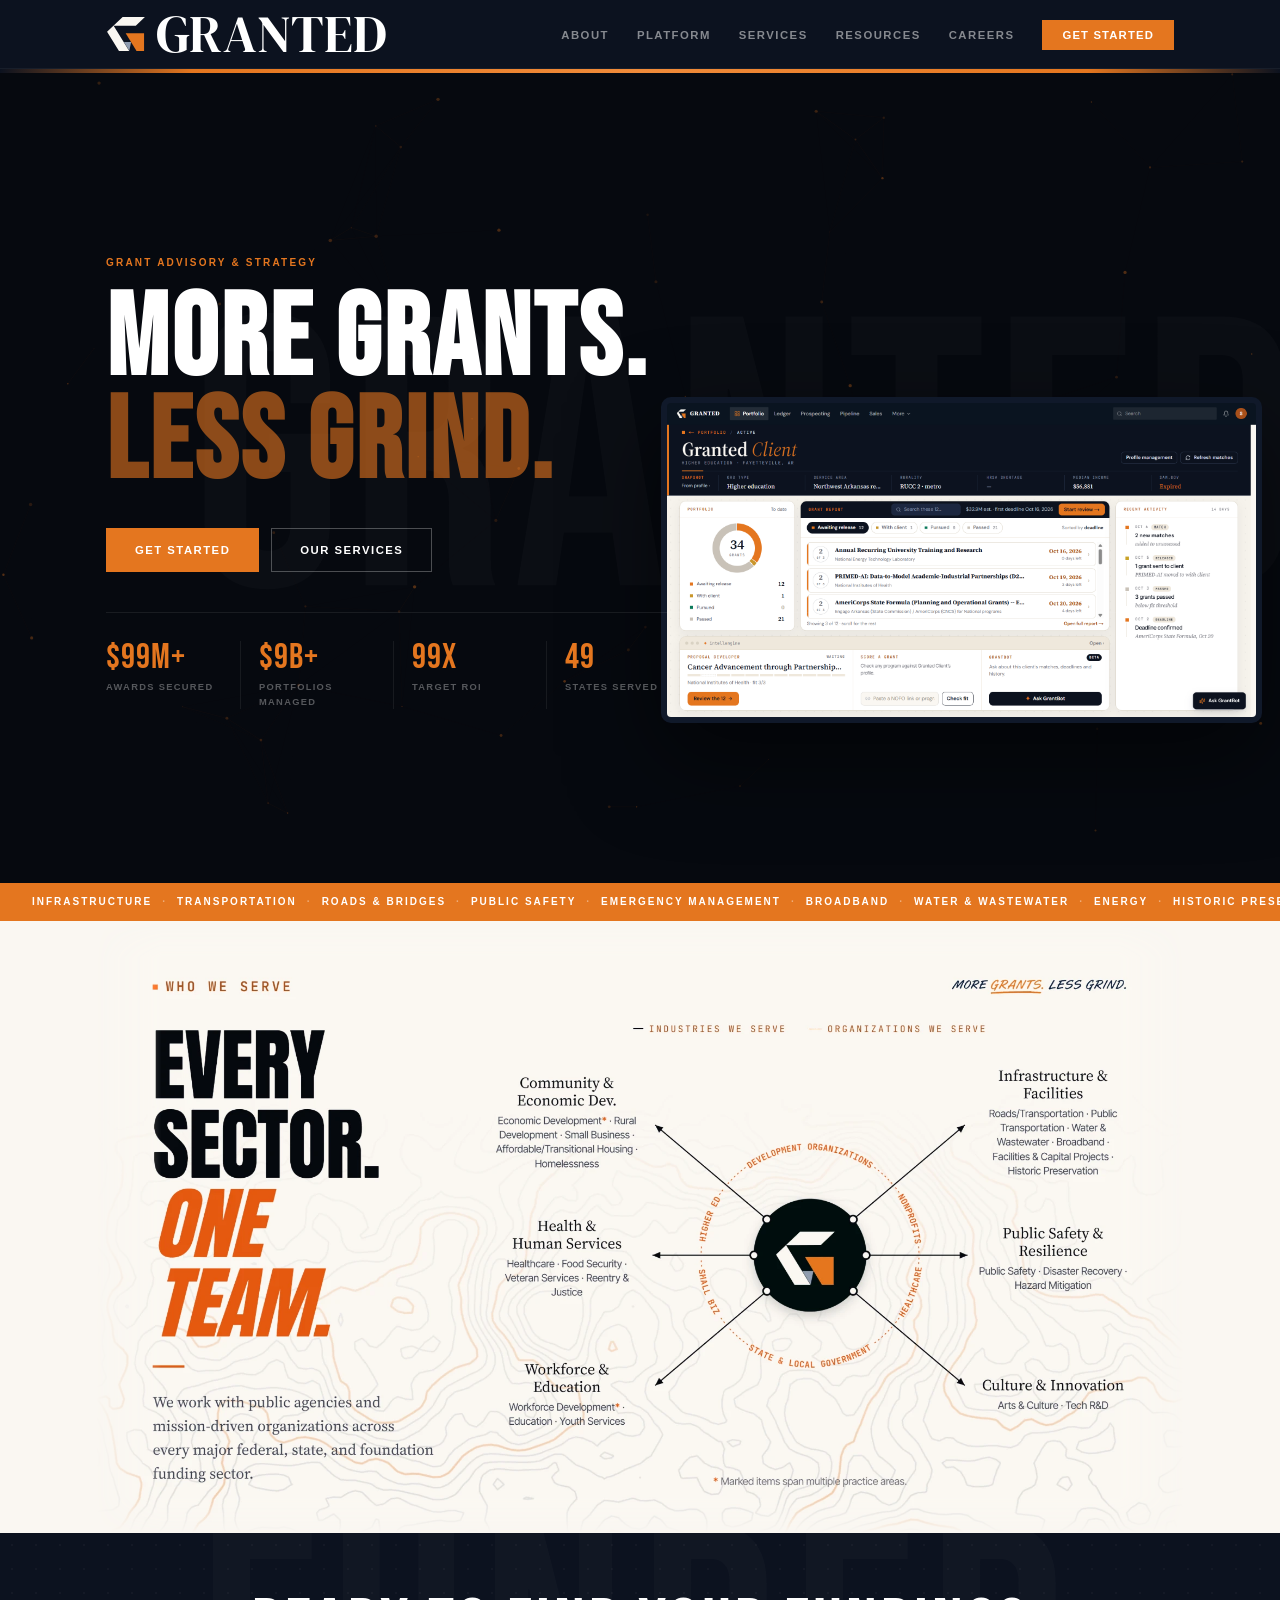
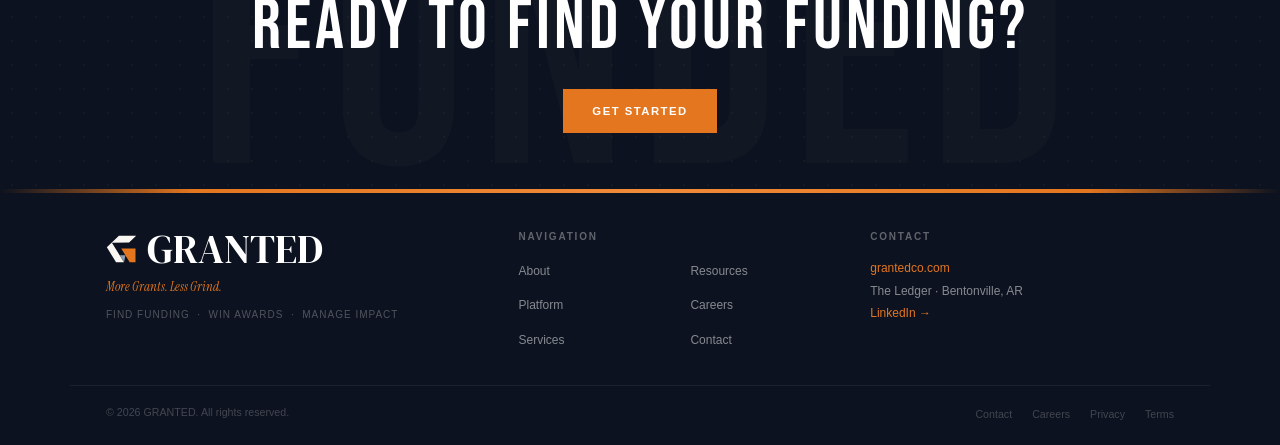
<file: index.html>
<!DOCTYPE html>
<html lang="en">
<head>
<meta charset="UTF-8">
<meta name="viewport" content="width=device-width, initial-scale=1.0">
<title>GRANTED — More Grants. Less Grind.</title>
<meta name="description" content="GRANTED is a full-spectrum grant solutions firm helping nonprofits, local governments, and institutions find, win, and manage grant funding. Over $100M secured.">
<link rel="stylesheet" href="style.css">
<link rel="icon" href="favicon.svg" type="image/svg+xml">
<link rel="icon" href="favicon-32.png" sizes="32x32" type="image/png">
<link rel="apple-touch-icon" href="apple-touch-icon.png">
<style>
/* HOME-SPECIFIC */

/* About pillars on light background */
.about-pillars {
  display: grid;
  grid-template-columns: repeat(3, 1fr);
  gap: 0;
  margin-top: 1.75rem;
  border-top: 1px solid var(--border);
  padding-top: 1.375rem;
}
.about-pillar { padding-right: 1.125rem; border-right: 1px solid var(--border); margin-right: 1.125rem; }
.about-pillar:last-child { border-right: none; margin-right: 0; padding-right: 0; }
.about-pillar-title {
  font-size: 7.5pt;
  font-weight: 800;
  color: var(--orange);
  text-transform: uppercase;
  letter-spacing: 0.12em;
  margin-bottom: 0.3125rem;
}
.about-pillar-desc { font-size: 8.5pt; color: var(--ink-2); line-height: 1.65; }

/* Serve grid uses serve-card-light */
.serve-card-light-grid {
  display: grid;
  grid-template-columns: repeat(3, 1fr);
  gap: 1.25rem;
  margin-top: 2rem;
}

@media (max-width: 900px) {
  .serve-card-light-grid { grid-template-columns: 1fr 1fr; gap: 0.875rem; }
}
@media (max-width: 560px) {
  .about-pillars { grid-template-columns: 1fr; }
  .about-pillar {
    border-right: none; margin-right: 0; padding-right: 0;
    border-bottom: 1px solid var(--border);
    padding-bottom: 0.875rem; margin-bottom: 0.875rem;
  }
  .about-pillar:last-child { border-bottom: none; padding-bottom: 0; margin-bottom: 0; }
  .serve-card-light-grid { grid-template-columns: 1fr; }
}

/* HERO DEVICE — dashboard on a screen, lower-right of the hero */
.hero-device {
  position: absolute;
  right: 1.4%;
  top: 40%;
  width: min(47%, calc(1.1 * (100vh - 5.625rem) - 1.5rem));
  max-width: 56.25rem;
  z-index: 1;
  pointer-events: none;
  border-radius: 0.625rem;
  overflow: hidden;
  border: 0.375rem solid #10192a;
  background: #10192a;
  box-shadow: 0 2.125rem 5.625rem rgba(0,0,0,.55);
}
.hero-device img { width: 100%; display: block; }
@media (max-width: 1080px) { .hero-device { display: none; } }

/* Home: no contour anywhere (CTA band + footer stay clean navy) */
.cta-band, .site-footer { background-image: none; }
</style>
</head>
<body>

<!-- NAV -->
<nav class="site-nav">
  <div class="nav-inner">
    <a href="index.html" class="nav-logo">
      <img class="g-mark" src="granted-mark-dark.svg" alt="GRANTED">
      <span class="nav-wordmark">GRANTED</span>
    </a>
    <button class="nav-toggle" aria-label="Toggle menu">
      <span></span><span></span><span></span>
    </button>
    <ul class="nav-links">
      <li><a href="about.html">About</a></li>
      <li><a href="platform.html">Platform</a></li>
      <li><a href="services.html">Services</a></li>
      <li><a href="resources.html">Resources</a></li>
      <li><a href="careers.html">Careers</a></li>
      <li><a href="recommend.html" class="nav-cta">Get Started</a></li>
    </ul>
  </div>
</nav>

<div class="stripe"></div>

<!-- HERO — Bold + Motion -->
<section class="hero-bm">
  <canvas class="hero-bm-canvas" id="hero-canvas"></canvas>
  <div class="hero-bm-ghost" aria-hidden="true">GRANTED</div>
  <div class="hero-bm-inner">
    <div class="hero-bm-eyebrow">Grant Advisory &amp; Strategy</div>
    <h1 class="hero-bm-headline">
      <span class="hero-bm-l1"><span class="bm-w bm-w1">More</span>&nbsp;<span class="bm-w bm-w2">Grants.</span></span>
      <span class="hero-bm-l2"><span class="bm-w bm-w3">Less</span>&nbsp;<span class="bm-w bm-w4">Grind.</span></span>
    </h1>
    <div class="hero-bm-actions bm-fade bm-f2">
      <a href="recommend.html" class="btn btn-orange">Get Started</a>
      <a href="services.html" class="btn btn-outline">Our Services</a>
    </div>
    <div class="hero-bm-stats bm-fade bm-f3">
      <div class="hero-bm-stat">
        <div class="hero-bm-stat-num" data-count="100" data-prefix="$" data-suffix="M+">$100M+</div>
        <div class="hero-bm-stat-lbl">Awards Secured</div>
      </div>
      <div class="hero-bm-stat">
        <div class="hero-bm-stat-num" data-count="10" data-prefix="$" data-suffix="B+">$10B+</div>
        <div class="hero-bm-stat-lbl">Portfolios Managed</div>
      </div>
      <div class="hero-bm-stat">
        <div class="hero-bm-stat-num" data-count="100" data-suffix="x">100x</div>
        <div class="hero-bm-stat-lbl">Target ROI</div>
      </div>
      <div class="hero-bm-stat">
        <div class="hero-bm-stat-num" data-count="50">50</div>
        <div class="hero-bm-stat-lbl">States Served</div>
      </div>
    </div>
  </div>
  <div class="hero-device" aria-hidden="true"><img src="dashboard.png" alt=""></div>
</section>

<!-- MARQUEE TICKER -->
<div class="marquee-strip" aria-hidden="true">
  <div class="marquee-track">
    <div class="marquee-item">Infrastructure <span class="marquee-dot">·</span> Transportation <span class="marquee-dot">·</span> Roads &amp; Bridges <span class="marquee-dot">·</span> Public Safety <span class="marquee-dot">·</span> Emergency Management <span class="marquee-dot">·</span> Broadband <span class="marquee-dot">·</span> Water &amp; Wastewater <span class="marquee-dot">·</span> Energy <span class="marquee-dot">·</span> Historic Preservation <span class="marquee-dot">·</span> Facilities &amp; Capital Projects <span class="marquee-dot">·</span> Workforce Development <span class="marquee-dot">·</span> Economic Development <span class="marquee-dot">·</span> Small Business <span class="marquee-dot">·</span> Rural Development <span class="marquee-dot">·</span> Community Development <span class="marquee-dot">·</span> Housing <span class="marquee-dot">·</span> Affordable Housing <span class="marquee-dot">·</span> Transitional Housing <span class="marquee-dot">·</span> Homelessness Prevention <span class="marquee-dot">·</span> Behavioral Health <span class="marquee-dot">·</span> Substance Use Recovery <span class="marquee-dot">·</span> Mental Health <span class="marquee-dot">·</span> Primary Care <span class="marquee-dot">·</span> Telehealth <span class="marquee-dot">·</span> Food Security <span class="marquee-dot">·</span> Nutrition Access <span class="marquee-dot">·</span> Arts &amp; Culture <span class="marquee-dot">·</span> Creative Economy <span class="marquee-dot">·</span> Education <span class="marquee-dot">·</span> Early Childhood <span class="marquee-dot">·</span> Youth Services <span class="marquee-dot">·</span> Victim Services <span class="marquee-dot">·</span> Reentry &amp; Justice <span class="marquee-dot">·</span> Veteran Services <span class="marquee-dot">·</span> Disability Services <span class="marquee-dot">·</span> Environmental Justice <span class="marquee-dot">·</span> Disaster Recovery <span class="marquee-dot">·</span> Hazard Mitigation <span class="marquee-dot">·</span> Technology &amp; Innovation <span class="marquee-dot">·</span> AI &amp; Workforce <span class="marquee-dot">·</span> STEM <span class="marquee-dot">·</span> Research &amp; Evaluation <span class="marquee-dot">·</span></div>
    <div class="marquee-item" aria-hidden="true">Infrastructure <span class="marquee-dot">·</span> Transportation <span class="marquee-dot">·</span> Roads &amp; Bridges <span class="marquee-dot">·</span> Public Safety <span class="marquee-dot">·</span> Emergency Management <span class="marquee-dot">·</span> Broadband <span class="marquee-dot">·</span> Water &amp; Wastewater <span class="marquee-dot">·</span> Energy <span class="marquee-dot">·</span> Historic Preservation <span class="marquee-dot">·</span> Facilities &amp; Capital Projects <span class="marquee-dot">·</span> Workforce Development <span class="marquee-dot">·</span> Economic Development <span class="marquee-dot">·</span> Small Business <span class="marquee-dot">·</span> Rural Development <span class="marquee-dot">·</span> Community Development <span class="marquee-dot">·</span> Housing <span class="marquee-dot">·</span> Affordable Housing <span class="marquee-dot">·</span> Transitional Housing <span class="marquee-dot">·</span> Homelessness Prevention <span class="marquee-dot">·</span> Behavioral Health <span class="marquee-dot">·</span> Substance Use Recovery <span class="marquee-dot">·</span> Mental Health <span class="marquee-dot">·</span> Primary Care <span class="marquee-dot">·</span> Telehealth <span class="marquee-dot">·</span> Food Security <span class="marquee-dot">·</span> Nutrition Access <span class="marquee-dot">·</span> Arts &amp; Culture <span class="marquee-dot">·</span> Creative Economy <span class="marquee-dot">·</span> Education <span class="marquee-dot">·</span> Early Childhood <span class="marquee-dot">·</span> Youth Services <span class="marquee-dot">·</span> Victim Services <span class="marquee-dot">·</span> Reentry &amp; Justice <span class="marquee-dot">·</span> Veteran Services <span class="marquee-dot">·</span> Disability Services <span class="marquee-dot">·</span> Environmental Justice <span class="marquee-dot">·</span> Disaster Recovery <span class="marquee-dot">·</span> Hazard Mitigation <span class="marquee-dot">·</span> Technology &amp; Innovation <span class="marquee-dot">·</span> AI &amp; Workforce <span class="marquee-dot">·</span> STEM <span class="marquee-dot">·</span> Research &amp; Evaluation <span class="marquee-dot">·</span></div>
  </div>
</div>

<!-- WHO WE SERVE — full-width graphic -->
<section class="cream-bg sectors-graphic">
  <img src="sectors.webp" width="2000" height="1125" alt="Every sector, one team. GRANTED serves community and economic development, health and human services, workforce and education, infrastructure and facilities, public safety and resilience, and culture and innovation, for higher education, small business, state and local government, healthcare, and nonprofit organizations." loading="lazy">
  <div class="sectors-text">
    <h2 class="sectors-text-h"><span>Every Sector.</span> One Team.</h2>
    <p class="sectors-text-lede">We work with public agencies and mission-driven organizations across every major federal, state, and foundation funding sector.</p>
    <ul class="sectors-text-list">
      <li><strong>Community &amp; Economic Dev.</strong>Economic Development &middot; Rural Development &middot; Small Business &middot; Affordable/Transitional Housing &middot; Homelessness</li>
      <li><strong>Health &amp; Human Services</strong>Healthcare &middot; Food Security &middot; Veteran Services &middot; Reentry &amp; Justice</li>
      <li><strong>Workforce &amp; Education</strong>Workforce Development &middot; Education &middot; Youth Services</li>
      <li><strong>Infrastructure &amp; Facilities</strong>Roads/Transportation &middot; Public Transportation &middot; Water &amp; Wastewater &middot; Broadband &middot; Facilities &amp; Capital Projects &middot; Historic Preservation</li>
      <li><strong>Public Safety &amp; Resilience</strong>Public Safety &middot; Disaster Recovery &middot; Hazard Mitigation</li>
      <li><strong>Culture &amp; Innovation</strong>Arts &amp; Culture &middot; Tech R&amp;D</li>
    </ul>
    <p class="sectors-text-orgs">Organizations we serve: Higher Ed &middot; Small Biz &middot; State &amp; Local Government &middot; Healthcare &middot; Nonprofits &middot; Development Organizations</p>
  </div>
</section>

<!-- FINAL CTA — the ONE dark section -->
<div class="cta-band">
  <div class="cta-band-bg" aria-hidden="true">FUNDED</div>
  <div class="cta-inner">
    <div class="cta-headline">Ready to Find Your Funding?</div>
    <a href="recommend.html" class="btn btn-orange">Get Started</a>
  </div>
</div>

<!-- FOOTER -->
<footer class="site-footer">
  <div class="stripe"></div>
  <div class="footer-inner">
    <div class="footer-brand">
      <div class="footer-logo-row">
        <img class="g-mark-sm" src="granted-mark-dark.svg" alt="GRANTED">
        <div class="footer-wordmark">GRANTED</div>
      </div>
      <div class="footer-tagline">More Grants. Less Grind.</div>
      <div class="footer-sub">Find Funding &nbsp;·&nbsp; Win Awards &nbsp;·&nbsp; Manage Impact</div>
    </div>
    <div>
      <div class="footer-col-title">Navigation</div>
      <ul class="footer-links">
        <li><a href="about.html">About</a></li>
        <li><a href="platform.html">Platform</a></li>
        <li><a href="services.html">Services</a></li>
        <li><a href="resources.html">Resources</a></li>
        <li><a href="careers.html">Careers</a></li>
        <li><a href="contact.html">Contact</a></li>
      </ul>
    </div>
    <div>
      <div class="footer-col-title">Contact</div>
      <div class="footer-contact-line">
        <a href="https://grantedco.com">grantedco.com</a><br>
        The Ledger · Bentonville, AR<br>
        <a href="https://www.linkedin.com/company/grantedllc" target="_blank" rel="noopener">LinkedIn →</a>
      </div>
    </div>
  </div>
  <div class="footer-bottom">
    <div class="footer-copy">&copy; 2026 GRANTED. All rights reserved.</div>
    <ul class="footer-sub-links">
      <li><a href="contact.html">Contact</a></li>
      <li><a href="careers.html">Careers</a></li>
      <li><a href="privacy.html">Privacy</a></li>
      <li><a href="terms.html">Terms</a></li>
    </ul>
  </div>
</footer>

<script src="nav.js"></script>
<script>
/* Hero canvas — particle network */
(function () {
  var canvas = document.getElementById('hero-canvas');
  if (!canvas) return;
  var ctx = canvas.getContext('2d');
  var W, H, pts;

  function resize() {
    W = canvas.width  = canvas.offsetWidth;
    H = canvas.height = canvas.offsetHeight;
  }

  function init() {
    resize();
    pts = [];
    for (var i = 0; i < 65; i++) {
      pts.push({
        x: Math.random() * W,
        y: Math.random() * H,
        vx: (Math.random() - 0.5) * 0.28,
        vy: (Math.random() - 0.5) * 0.28,
        r:  Math.random() * 1.4 + 0.4,
        a:  Math.random() * 0.28 + 0.08
      });
    }
  }

  function frame() {
    ctx.clearRect(0, 0, W, H);
    for (var i = 0; i < pts.length; i++) {
      for (var j = i + 1; j < pts.length; j++) {
        var dx = pts[i].x - pts[j].x;
        var dy = pts[i].y - pts[j].y;
        var d  = Math.sqrt(dx * dx + dy * dy);
        if (d < 160) {
          ctx.beginPath();
          ctx.strokeStyle = 'rgba(228,118,31,' + (0.065 * (1 - d / 160)) + ')';
          ctx.lineWidth = 0.6;
          ctx.moveTo(pts[i].x, pts[i].y);
          ctx.lineTo(pts[j].x, pts[j].y);
          ctx.stroke();
        }
      }
    }
    for (var k = 0; k < pts.length; k++) {
      var p = pts[k];
      ctx.beginPath();
      ctx.arc(p.x, p.y, p.r, 0, Math.PI * 2);
      ctx.fillStyle = 'rgba(228,118,31,' + p.a + ')';
      ctx.fill();
      p.x += p.vx; p.y += p.vy;
      if (p.x < 0 || p.x > W) p.vx = -p.vx;
      if (p.y < 0 || p.y > H) p.vy = -p.vy;
    }
    requestAnimationFrame(frame);
  }

  window.addEventListener('resize', function () {
    resize();
    if (pts) pts.forEach(function (p) {
      p.x = Math.min(p.x, W);
      p.y = Math.min(p.y, H);
    });
  });

  window.addEventListener('load', function () { init(); frame(); });
})();

/* Hero stat loop */
(function () {
  function runCountUp(el) {
    var raw    = el.dataset.count;
    var suffix = el.dataset.suffix || '';
    var prefix = el.dataset.prefix || '';
    var target = parseFloat(raw);
    var isInt  = raw.indexOf('.') === -1;
    var dur    = 1600;
    var start  = null;
    function step(ts) {
      if (!start) start = ts;
      var progress = Math.min((ts - start) / dur, 1);
      var ease     = 1 - Math.pow(1 - progress, 3);
      var value    = target * ease;
      el.textContent = prefix + (isInt ? Math.floor(value) : value.toFixed(1)) + suffix;
      if (progress < 1) requestAnimationFrame(step);
      else el.textContent = prefix + raw + suffix;
    }
    requestAnimationFrame(step);
  }

  window.addEventListener('load', function () {
    var els = Array.prototype.slice.call(document.querySelectorAll('.hero-bm-stat [data-count]'));

    /* Shuffle helper */
    function shuffle(arr) {
      for (var i = arr.length - 1; i > 0; i--) {
        var j = Math.floor(Math.random() * (i + 1));
        var tmp = arr[i]; arr[i] = arr[j]; arr[j] = tmp;
      }
      return arr;
    }

    /* Schedule a random subset (1–3 counters) with slight stagger between each */
    function scheduleRound() {
      var pool    = shuffle(els.slice());
      var count   = Math.floor(Math.random() * 3) + 1; /* 1, 2, or 3 */
      var picked  = pool.slice(0, count);
      var stagger = 500; /* ms between each one in this round */
      picked.forEach(function (el, i) {
        setTimeout(function () { runCountUp(el); }, i * stagger);
      });
      /* Next round starts 3–5s after this one kicks off */
      var next = 3000 + Math.random() * 2000;
      setTimeout(scheduleRound, next);
    }

    /* On load: all four at once, then hand off to the staggered loop */
    els.forEach(runCountUp);
    setTimeout(scheduleRound, 4000);
  });
})();
</script>
</body>
</html>
</file>
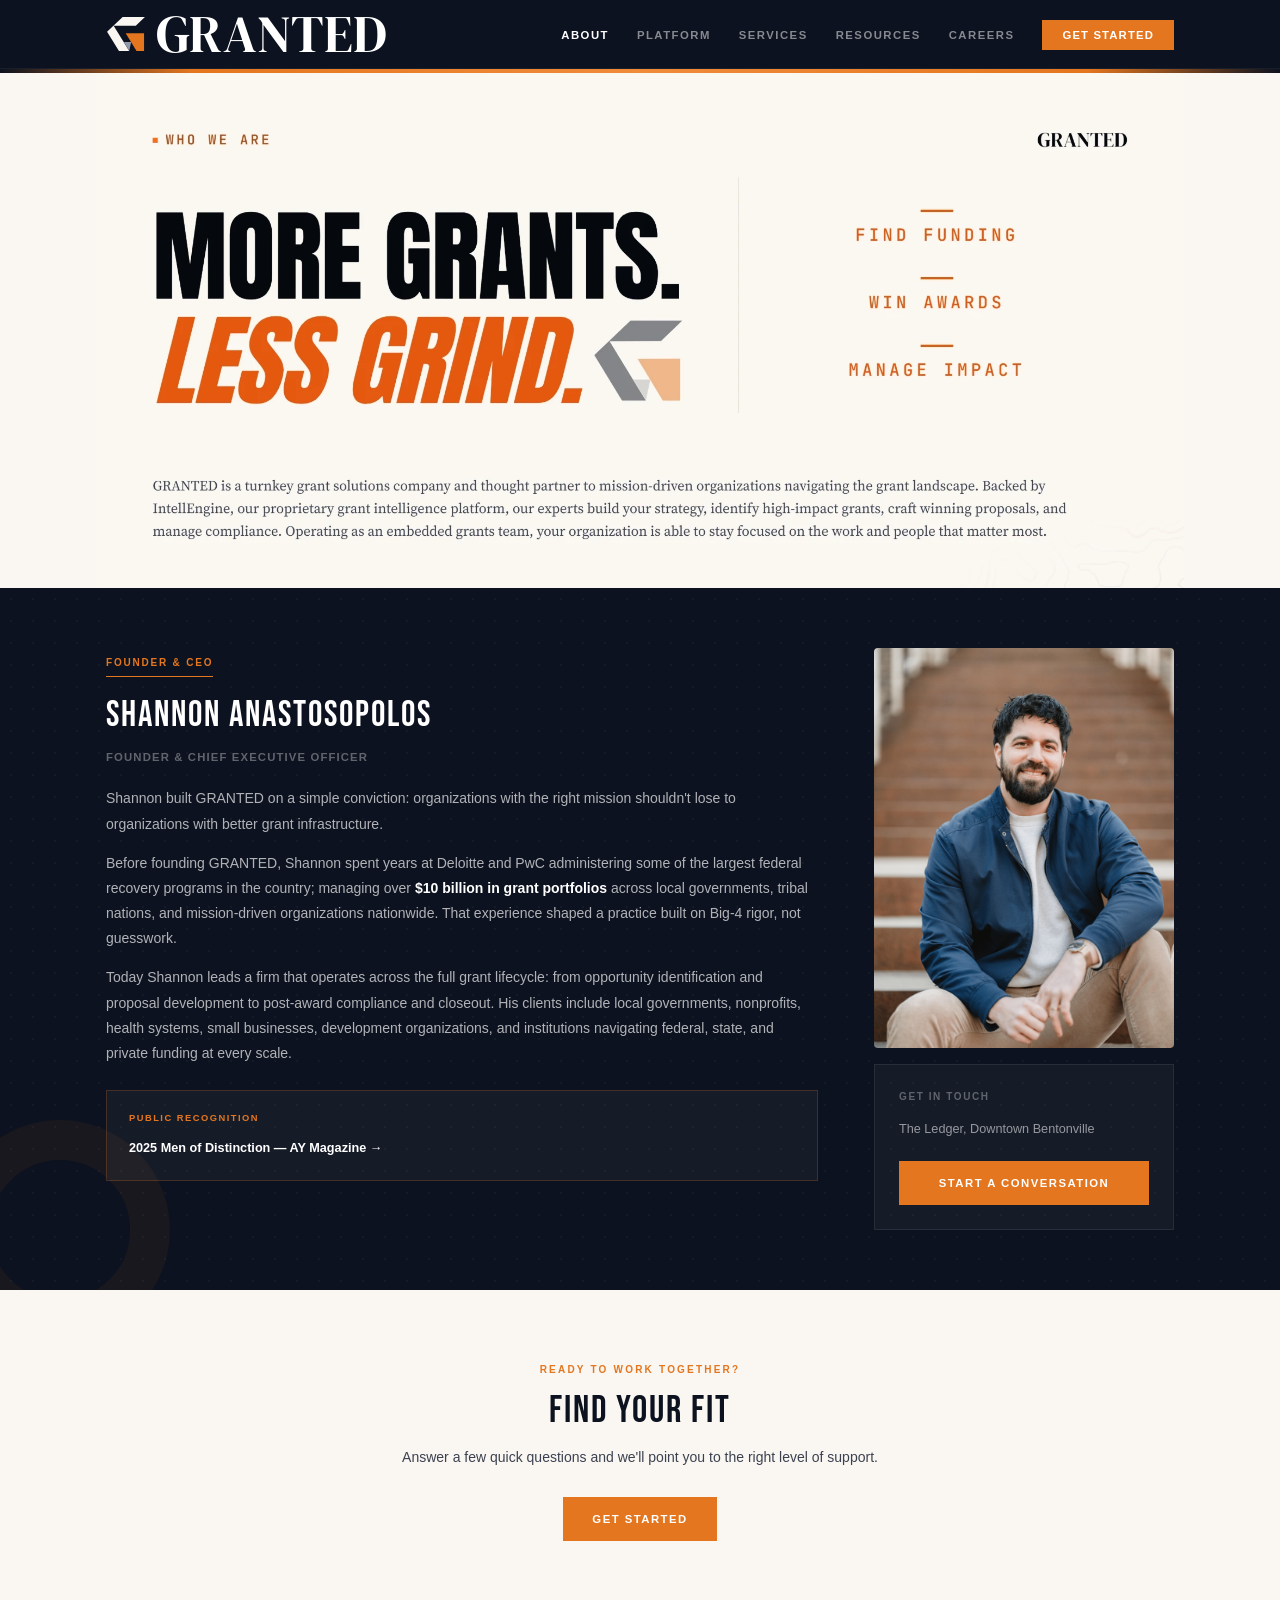
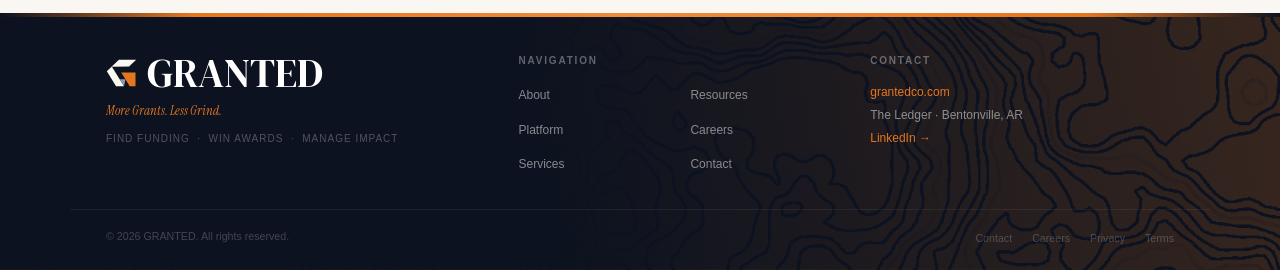
<file: about.html>
<!DOCTYPE html>
<html lang="en">
<head>
<meta charset="UTF-8"><meta name="viewport" content="width=device-width, initial-scale=1.0">
<title>About — GRANTED</title>
<meta name="description" content="GRANTED was founded after the 2011 Joplin tornado recovery. Big-4 discipline, grassroots execution, $100M+ secured.">
<link rel="stylesheet" href="style.css">
<link rel="icon" href="favicon.svg" type="image/svg+xml">
<link rel="icon" href="favicon-32.png" sizes="32x32" type="image/png">
<link rel="apple-touch-icon" href="apple-touch-icon.png">
<style>
.origin-grid{display:grid;grid-template-columns:1fr 1fr;gap:3.5rem;align-items:start}
.origin-body{font-size:10.5pt;color:var(--ink-2);line-height:1.8}
.origin-body p+p{margin-top:0.875rem}
.origin-body strong{color:var(--navy);font-weight:800}
.origin-aside{background:var(--navy);padding:2rem 1.75rem;position:relative;overflow:hidden}
.origin-aside::before{content:'';position:absolute;inset:0;background-image:radial-gradient(circle,rgba(255,255,255,.035) 1px,transparent 1px);background-size:1.375rem 1.375rem;pointer-events:none}
.origin-aside-title{font-family:'Bebas Neue',sans-serif;font-size:1.125rem;color:var(--white);letter-spacing:2px;margin-bottom:1.25rem;position:relative;z-index:2}
.origin-stat{padding:0.875rem 0;border-bottom:1px solid rgba(255,255,255,.08);display:flex;justify-content:space-between;align-items:baseline;gap:0.75rem;position:relative;z-index:2}
.origin-stat:last-child{border-bottom:none}
.origin-stat-num{font-family:'Bebas Neue',sans-serif;font-size:26pt;color:var(--orange);line-height:1;flex-shrink:0}
.origin-stat-lbl{font-size:8.5pt;color:rgba(255,255,255,.45);text-align:right;line-height:1.5}
.founder-band{background:var(--navy);position:relative;overflow:hidden}
.founder-band::before{content:'';position:absolute;inset:0;background-image:radial-gradient(circle,rgba(255,255,255,.035) 1px,transparent 1px);background-size:1.375rem 1.375rem;pointer-events:none}
.founder-band::after{content:'';position:absolute;left:-3.125rem;bottom:-3.125rem;width:13.75rem;height:13.75rem;border-radius:50%;border:2.5rem solid rgba(228,118,31,.06);pointer-events:none}
.founder-inner{max-width:71.25rem;margin:0 auto;padding:3.75rem 2.25rem;position:relative;z-index:2;display:grid;grid-template-columns:1fr 18.75rem;gap:3.5rem;align-items:start}
.founder-meta{font-size:7.5pt;font-weight:700;letter-spacing:.18em;text-transform:uppercase;color:var(--orange);padding-bottom:0.3125rem;border-bottom:1.5px solid var(--orange);display:inline-block;margin-bottom:0.625rem}
.founder-name{font-family:'Bebas Neue',sans-serif;font-size:2.25rem;color:var(--white);letter-spacing:2px;margin-bottom:0.25rem}
.founder-title{font-size:8.5pt;color:rgba(255,255,255,.35);letter-spacing:.1em;text-transform:uppercase;font-weight:700;margin-bottom:1.25rem}
.founder-bio{font-size:10.5pt;color:rgba(255,255,255,.68);line-height:1.8}
.founder-bio p+p{margin-top:0.875rem}
.founder-bio strong{color:var(--white);font-weight:800}
.founder-spotlight{background:rgba(255,255,255,.04);border:1px solid rgba(228,118,31,.22);padding:1.25rem 1.375rem;margin-top:1.5rem}
.founder-spotlight-eye{font-size:7pt;font-weight:700;letter-spacing:.16em;text-transform:uppercase;color:var(--orange);margin-bottom:0.5rem}
.founder-spotlight a{font-size:9.5pt;color:var(--white);font-weight:700}
.founder-spotlight a:hover{color:var(--orange)}
.founder-card{background:rgba(255,255,255,.04);border:1px solid rgba(255,255,255,.08);padding:1.5rem}
.founder-card-title{font-size:7.5pt;font-weight:700;letter-spacing:.16em;text-transform:uppercase;color:rgba(255,255,255,.32);margin-bottom:0.75rem}
.founder-card-line{font-size:9.5pt;color:rgba(255,255,255,.55);line-height:1.9}
.founder-card-line a{color:var(--orange)}
.values-grid{display:grid;grid-template-columns:repeat(3,1fr);gap:1rem;margin-top:1.75rem}
.value-card{border-left:0.1875rem solid var(--orange);padding:1.375rem 1.375rem 1.375rem 1.5rem;background:var(--gray-card)}
.value-title{font-family:'Bebas Neue',sans-serif;font-size:1.125rem;color:var(--navy);letter-spacing:1.5px;margin-bottom:0.5rem}
.value-body{font-size:9.5pt;color:var(--ink-2);line-height:1.72}
.portfolio-tags{display:flex;flex-wrap:wrap;gap:0.5rem;margin-top:1rem}
.ptag{background:rgba(255,255,255,.06);border:1px solid rgba(255,255,255,.1);padding:0.3125rem 0.8125rem;font-size:8pt;font-weight:700;color:rgba(255,255,255,.6);letter-spacing:.07em;text-transform:uppercase}
.ptag-private{background:rgba(228,118,31,.1);border-color:rgba(228,118,31,.2);color:var(--orange-light)}
.port-lbl{font-size:8pt;font-weight:700;letter-spacing:.14em;text-transform:uppercase;color:rgba(255,255,255,.35);margin:1.25rem 0 0.375rem}
@media(max-width:900px){.origin-grid{grid-template-columns:1fr}.founder-inner{grid-template-columns:1fr}.values-grid{grid-template-columns:1fr 1fr}}
@media(max-width:560px){.values-grid{grid-template-columns:1fr}}
</style>
</head>
<body>
<nav class="site-nav"><div class="nav-inner"><a href="index.html" class="nav-logo"><img class="g-mark" src="granted-mark-dark.svg" alt="GRANTED"><span class="nav-wordmark">GRANTED</span></a><button class="nav-toggle" aria-label="Toggle menu"><span></span><span></span><span></span></button><ul class="nav-links"><li><a href="about.html">About</a></li><li><a href="platform.html">Platform</a></li><li><a href="services.html">Services</a></li><li><a href="resources.html">Resources</a></li><li><a href="careers.html">Careers</a></li><li><a href="recommend.html" class="nav-cta">Get Started</a></li></ul></div></nav>
<div class="stripe"></div>
<h1 class="sr-only">About GRANTED</h1>
<section class="cream-bg about-graphic">
  <img src="about-hero.webp" width="2000" height="946" alt="Who we are. More Grants. Less Grind. Find funding, win awards, manage impact. GRANTED is a turnkey grant solutions company and thought partner to mission-driven organizations navigating the grant landscape. Backed by IntellEngine, our proprietary grant intelligence platform, our experts build your strategy, identify high-impact grants, craft winning proposals, and manage compliance. Operating as an embedded grants team, your organization is able to stay focused on the work and people that matter most.">
  <div class="about-text">
    <div class="about-text-eyebrow">Who We Are</div>
    <h2 class="about-text-h"><span>More Grants.</span> Less Grind.</h2>
    <p class="about-text-pillars">Find Funding &middot; Win Awards &middot; Manage Impact</p>
    <p class="about-text-body">GRANTED is a turnkey grant solutions company and thought partner to mission-driven organizations navigating the grant landscape. Backed by IntellEngine, our proprietary grant intelligence platform, our experts build your strategy, identify high-impact grants, craft winning proposals, and manage compliance. Operating as an embedded grants team, your organization is able to stay focused on the work and people that matter most.</p>
  </div>
</section>

<div class="founder-band">
  <div class="founder-inner">
    <div>
      <div class="founder-meta">Founder &amp; CEO</div>
      <div class="founder-name">Shannon Anastosopolos</div>
      <div class="founder-title">Founder &amp; Chief Executive Officer</div>
      <div class="founder-bio">
        <p>Shannon built GRANTED on a simple conviction: organizations with the right mission shouldn't lose to organizations with better grant infrastructure.</p>
        <p>Before founding GRANTED, Shannon spent years at Deloitte and PwC administering some of the largest federal recovery programs in the country; managing over <strong>$10 billion in grant portfolios</strong> across local governments, tribal nations, and mission-driven organizations nationwide. That experience shaped a practice built on Big-4 rigor, not guesswork.</p>
        <p>Today Shannon leads a firm that operates across the full grant lifecycle: from opportunity identification and proposal development to post-award compliance and closeout. His clients include local governments, nonprofits, health systems, small businesses, development organizations, and institutions navigating federal, state, and private funding at every scale.</p>
      </div>
      <div class="founder-spotlight">
        <div class="founder-spotlight-eye">Public Recognition</div>
        <a href="https://aymag.com/2025-men-of-distinction-shannon-anastosopolos/" target="_blank" rel="noopener">2025 Men of Distinction — AY Magazine →</a>
      </div>
    </div>
    <div>
      <img src="Shannon.png" alt="Shannon Anastosopolos, Founder &amp; CEO of GRANTED" style="width:100%;display:block;border-radius:0.25rem;margin-bottom:1rem;object-fit:cover;aspect-ratio:3/4;">
      <div class="founder-card">
        <div class="founder-card-title">Get in Touch</div>
        <div class="founder-card-line">The Ledger, Downtown Bentonville</div>
        <a href="contact.html" class="btn btn-orange" style="display:block;text-align:center;margin-top:1.25rem">Start a Conversation</a>
      </div>
    </div>
  </div>
</div>

<div class="section" style="text-align:center;padding-top:4.5rem;padding-bottom:4.5rem">
  <div class="sec-label" style="display:block;text-align:center;border-bottom:none;padding-bottom:0;margin-bottom:0.875rem">Ready to Work Together?</div>
  <div class="sec-title" style="text-align:center;margin-bottom:0.875rem">Find Your Fit</div>
  <p class="sec-body" style="margin:0 auto 1.75rem;text-align:center">Answer a few quick questions and we'll point you to the right level of support.</p>
  <a href="recommend.html" class="btn btn-orange">Get Started</a>
</div>

<footer class="site-footer"><div class="stripe"></div><div class="footer-inner"><div class="footer-brand"><div class="footer-logo-row"><img class="g-mark-sm" src="granted-mark-dark.svg" alt="GRANTED"><div class="footer-wordmark">GRANTED</div></div><div class="footer-tagline">More Grants. Less Grind.</div><div class="footer-sub">Find Funding &nbsp;·&nbsp; Win Awards &nbsp;·&nbsp; Manage Impact</div></div><div><div class="footer-col-title">Navigation</div><ul class="footer-links"><li><a href="about.html">About</a></li><li><a href="platform.html">Platform</a></li><li><a href="services.html">Services</a></li><li><a href="resources.html">Resources</a></li><li><a href="careers.html">Careers</a></li><li><a href="contact.html">Contact</a></li></ul></div><div><div class="footer-col-title">Contact</div><div class="footer-contact-line"><a href="https://grantedco.com">grantedco.com</a><br>The Ledger · Bentonville, AR<br><a href="https://www.linkedin.com/company/grantedllc" target="_blank" rel="noopener">LinkedIn →</a></div></div></div><div class="footer-bottom"><div class="footer-copy">&copy; 2026 GRANTED. All rights reserved.</div><ul class="footer-sub-links"><li><a href="contact.html">Contact</a></li><li><a href="careers.html">Careers</a></li><li><a href="privacy.html">Privacy</a></li><li><a href="terms.html">Terms</a></li></ul></div></footer>
<script src="nav.js"></script>
<script>
(function () {
  function runCountUp(el) {
    var raw    = el.dataset.count;
    var suffix = el.dataset.suffix || '';
    var prefix = el.dataset.prefix || '';
    var target = parseFloat(raw);
    var isInt  = raw.indexOf('.') === -1;
    var dur    = 1600;
    var start  = null;
    function step(ts) {
      if (!start) start = ts;
      var progress = Math.min((ts - start) / dur, 1);
      var ease     = 1 - Math.pow(1 - progress, 3);
      var value    = target * ease;
      el.textContent = prefix + (isInt ? Math.floor(value) : value.toFixed(1)) + suffix;
      if (progress < 1) requestAnimationFrame(step);
      else el.textContent = prefix + raw + suffix;
    }
    requestAnimationFrame(step);
  }

  function shuffle(arr) {
    for (var i = arr.length - 1; i > 0; i--) {
      var j = Math.floor(Math.random() * (i + 1));
      var tmp = arr[i]; arr[i] = arr[j]; arr[j] = tmp;
    }
    return arr;
  }

  function scheduleRound(els) {
    var pool   = shuffle(els.slice());
    var count  = Math.floor(Math.random() * 3) + 1;
    var picked = pool.slice(0, count);
    picked.forEach(function (el, i) {
      setTimeout(function () { runCountUp(el); }, i * 500);
    });
    setTimeout(function () { scheduleRound(els); }, 3000 + Math.random() * 2000);
  }

  var els = Array.prototype.slice.call(document.querySelectorAll('.origin-stat [data-count]'));
  if (!els.length) return;

  /* Fire once on scroll-into-view, then start the loop */
  var fired = false;
  var io = new IntersectionObserver(function (entries) {
    entries.forEach(function (e) {
      if (e.isIntersecting && !fired) {
        fired = true;
        els.forEach(runCountUp);
        setTimeout(function () { scheduleRound(els); }, 4000);
        io.disconnect();
      }
    });
  }, { threshold: 0.4 });
  io.observe(document.querySelector('.origin-aside'));
})();
</script>
</body></html>
</file>
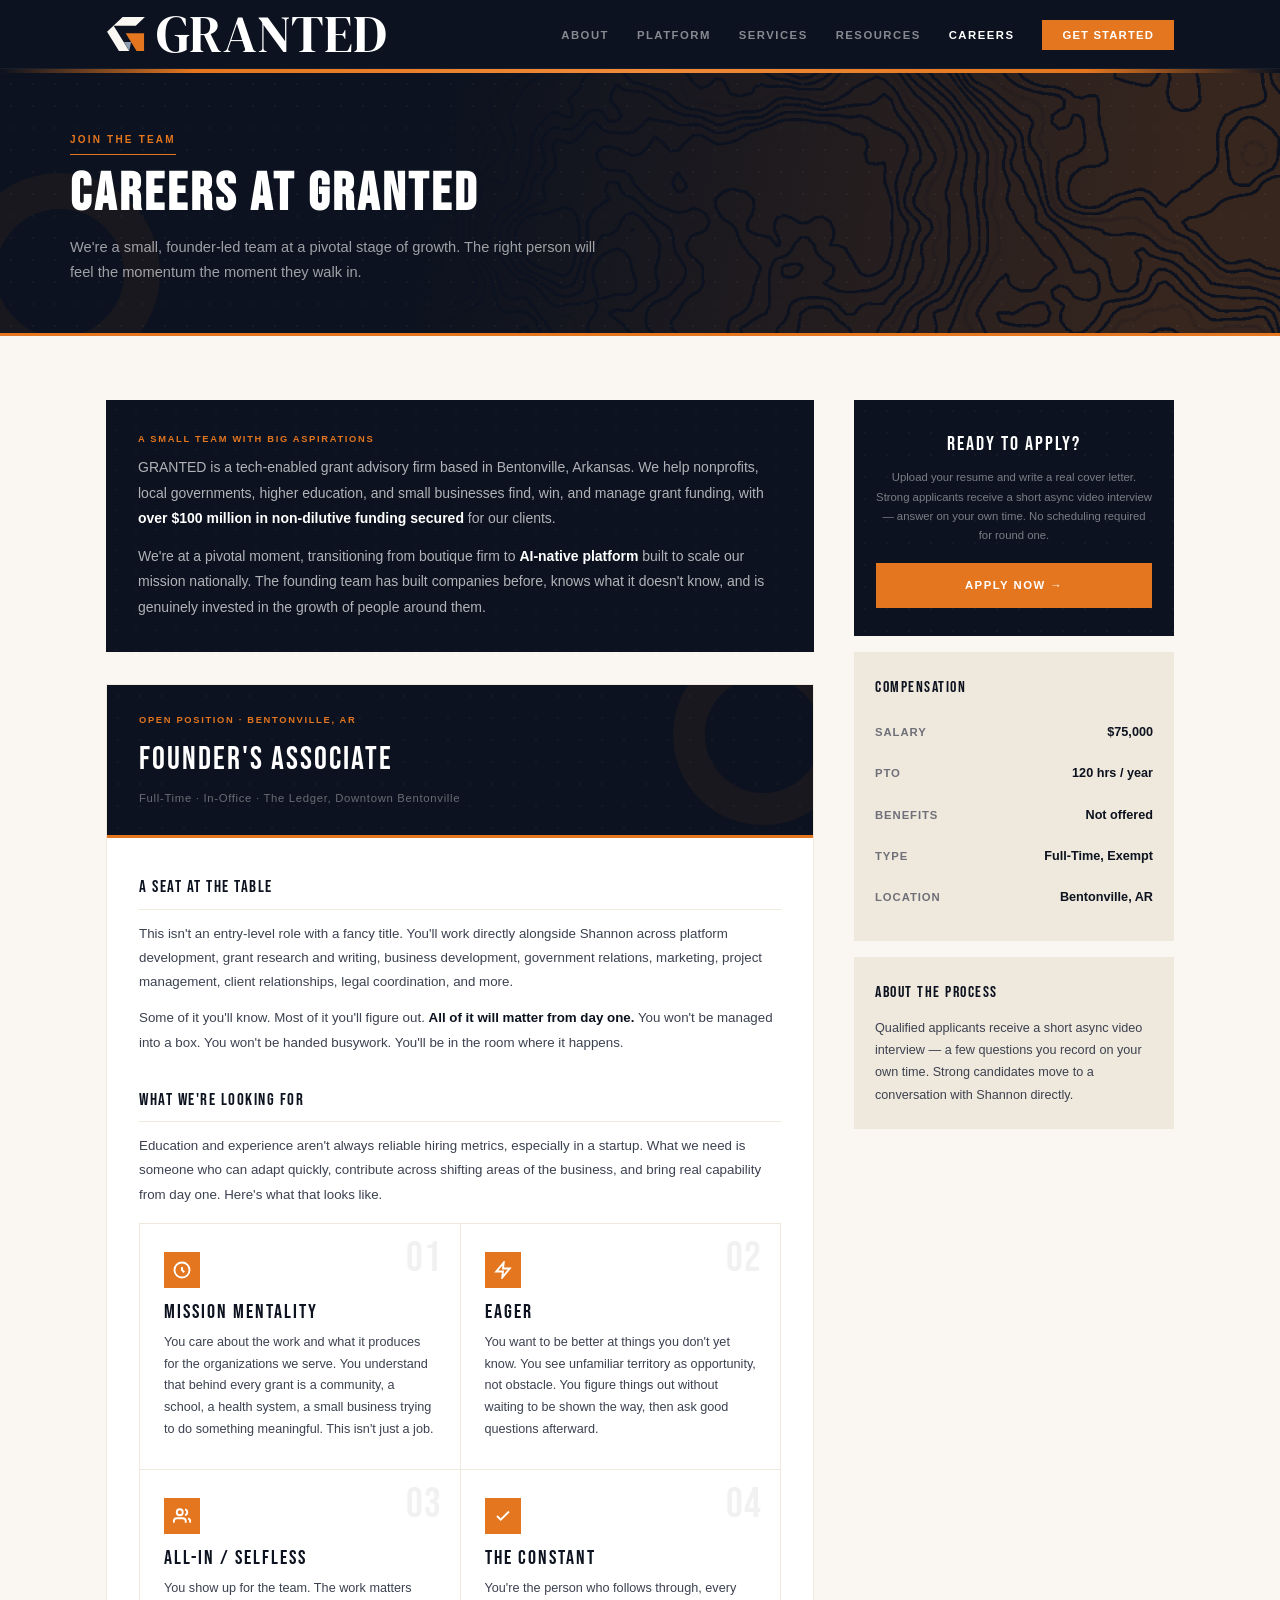
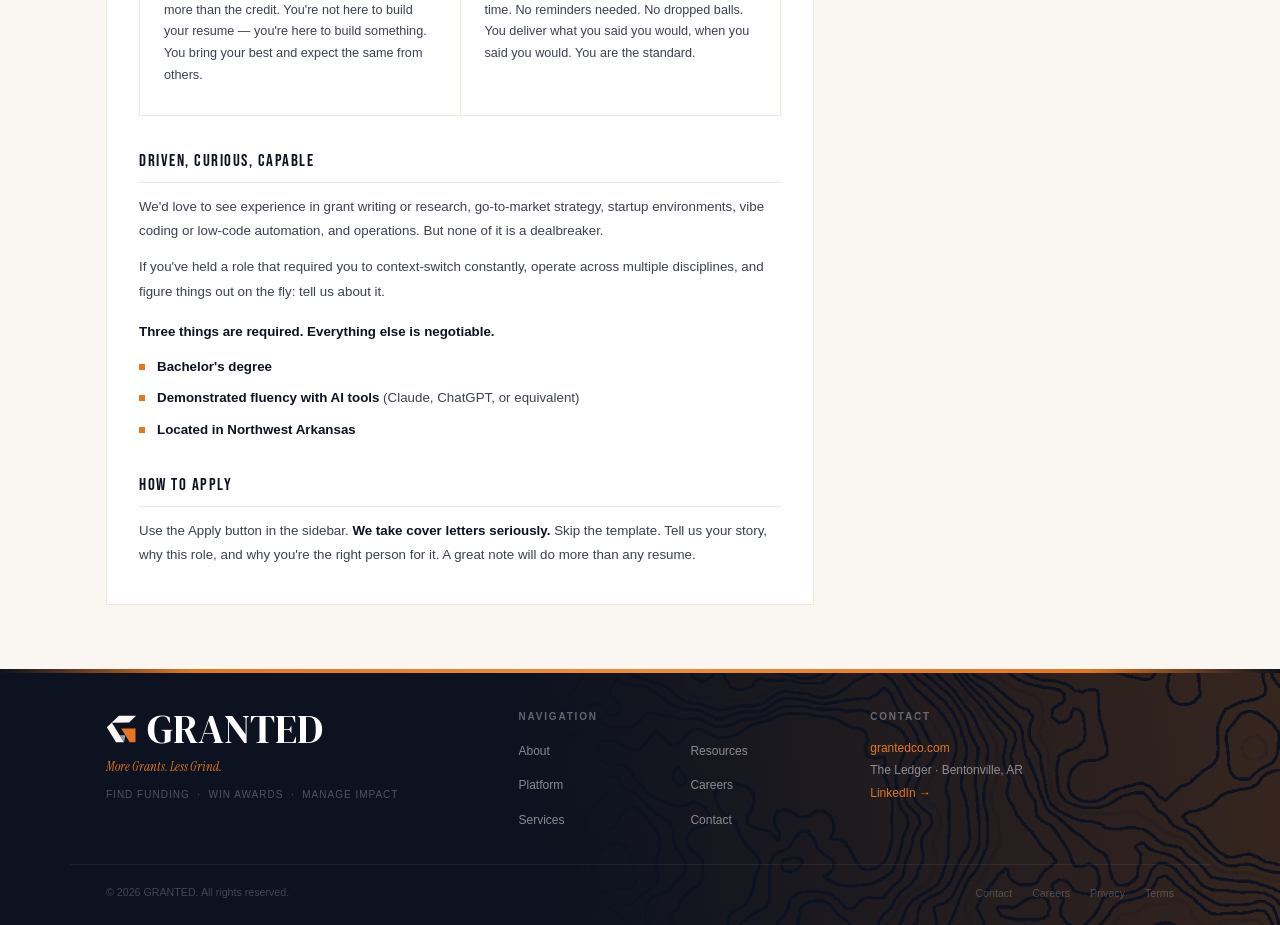
<file: careers.html>
<!DOCTYPE html>
<html lang="en">
<head>
<meta charset="UTF-8"><meta name="viewport" content="width=device-width, initial-scale=1.0">
<title>Careers — GRANTED</title>
<meta name="description" content="Join GRANTED. We're hiring a Founder's Associate in Bentonville, Arkansas.">
<link rel="stylesheet" href="style.css">
<link rel="icon" href="favicon.svg" type="image/svg+xml">
<link rel="icon" href="favicon-32.png" sizes="32x32" type="image/png">
<link rel="apple-touch-icon" href="apple-touch-icon.png">
<style>
.careers-layout{display:grid;grid-template-columns:1fr 20rem;gap:2.5rem;align-items:start}
.job-shell{background:var(--white);border:1px solid var(--border);overflow:hidden}
.job-head{background:var(--navy);padding:1.75rem 2rem;border-bottom:0.1875rem solid var(--orange);position:relative;overflow:hidden}
.job-head::before{content:'';position:absolute;inset:0;background-image:radial-gradient(circle,rgba(255,255,255,.035) 1px,transparent 1px);background-size:1.375rem 1.375rem;pointer-events:none}
.job-head::after{content:'';position:absolute;right:-2.5rem;top:-2.5rem;width:11.25rem;height:11.25rem;border-radius:50%;border:2rem solid rgba(228,118,31,.06);pointer-events:none}
.job-head-eye{font-size:7pt;font-weight:700;letter-spacing:.18em;text-transform:uppercase;color:var(--orange);margin-bottom:0.375rem;position:relative;z-index:2}
.job-head-title{font-family:'Bebas Neue',sans-serif;font-size:2rem;color:var(--white);letter-spacing:2px;margin-bottom:0.25rem;position:relative;z-index:2}
.job-head-meta{font-size:8.5pt;color:rgba(255,255,255,.38);letter-spacing:.06em;position:relative;z-index:2}
.job-body{padding:2.25rem 2rem;display:flex;flex-direction:column;gap:2rem}
.job-sec{}
.job-sec-title{font-family:'Bebas Neue',sans-serif;font-size:1.0625rem;color:var(--navy);letter-spacing:1.5px;margin-bottom:0.75rem;padding-bottom:0.4375rem;border-bottom:1px solid var(--border)}
.job-text{font-size:10pt;color:var(--ink-2);line-height:1.82}
.job-text p+p{margin-top:0.75rem}
.job-text strong{color:var(--navy);font-weight:800}
.req-list{list-style:none;display:flex;flex-direction:column;gap:0.625rem;margin-top:0.75rem}
.req-list li{font-size:10pt;color:var(--ink-2);padding-left:1.125rem;position:relative;line-height:1.6}
.req-list li::before{content:'';position:absolute;left:0;top:0.5rem;width:0.375rem;height:0.375rem;background:var(--orange)}
.req-list li strong{color:var(--navy);font-weight:800}
.sidebar{display:flex;flex-direction:column;gap:1rem}
.apply-block{background:var(--navy);padding:1.75rem 1.375rem;text-align:center;position:relative;overflow:hidden}
.apply-block::before{content:'';position:absolute;inset:0;background-image:radial-gradient(circle,rgba(255,255,255,.035) 1px,transparent 1px);background-size:1.375rem 1.375rem;pointer-events:none}
.ab-title{font-family:'Bebas Neue',sans-serif;font-size:1.25rem;color:var(--white);letter-spacing:2px;margin-bottom:0.5rem;position:relative;z-index:2}
.ab-body{font-size:8.5pt;color:rgba(255,255,255,.45);line-height:1.7;margin-bottom:1.125rem;position:relative;z-index:2}
.sb-block{background:var(--gray-card);border:1px solid var(--border);padding:1.375rem 1.25rem}
.sb-title{font-family:'Bebas Neue',sans-serif;font-size:1rem;color:var(--navy);letter-spacing:1.5px;margin-bottom:0.75rem}
.sb-body{font-size:9.5pt;color:var(--ink-2);line-height:1.75}
.comp-row{display:flex;justify-content:space-between;padding:0.625rem 0;border-bottom:1px solid var(--border);align-items:baseline}
.comp-row:last-child{border-bottom:none}
.comp-lbl{font-size:8.5pt;font-weight:700;color:var(--muted);text-transform:uppercase;letter-spacing:.08em}
.comp-val{font-size:9.5pt;font-weight:700;color:var(--navy)}
.aspiration-band{background:var(--navy);border-radius:0;position:relative;overflow:hidden;margin-bottom:2rem}
.aspiration-band::before{content:'';position:absolute;inset:0;background-image:radial-gradient(circle,rgba(255,255,255,.03) 1px,transparent 1px);background-size:1.25rem 1.25rem;pointer-events:none}
.aspiration-inner{padding:2rem;position:relative;z-index:2}
.aspiration-body{font-size:10.5pt;color:rgba(255,255,255,.68);line-height:1.82}
.aspiration-body p+p{margin-top:0.75rem}
.aspiration-body strong{color:var(--white);font-weight:800}
@media(max-width:900px){.careers-layout{grid-template-columns:1fr}.sidebar{order:-1}}
</style>
</head>
<body>
<nav class="site-nav"><div class="nav-inner"><a href="index.html" class="nav-logo"><img class="g-mark" src="granted-mark-dark.svg" alt="GRANTED"><span class="nav-wordmark">GRANTED</span></a><button class="nav-toggle" aria-label="Toggle menu"><span></span><span></span><span></span></button><ul class="nav-links"><li><a href="about.html">About</a></li><li><a href="platform.html">Platform</a></li><li><a href="services.html">Services</a></li><li><a href="resources.html">Resources</a></li><li><a href="careers.html">Careers</a></li><li><a href="recommend.html" class="nav-cta">Get Started</a></li></ul></div></nav>
<div class="stripe"></div>
<div class="page-hero"><div class="page-hero-inner"><div class="page-eyebrow anim-1">Join the Team</div><h1 class="page-title anim-2">Careers at GRANTED</h1><p class="page-subtitle anim-3">We're a small, founder-led team at a pivotal stage of growth. The right person will feel the momentum the moment they walk in.</p></div></div>

<div class="section">
  <div class="careers-layout">

    <div>
      <!-- ASPIRATION BAND -->
      <div class="aspiration-band reveal">
        <div class="aspiration-inner">
          <div style="font-size:7pt;font-weight:700;letter-spacing:.18em;text-transform:uppercase;color:var(--orange);margin-bottom:0.5rem">A Small Team with Big Aspirations</div>
          <div class="aspiration-body">
            <p>GRANTED is a tech-enabled grant advisory firm based in Bentonville, Arkansas. We help nonprofits, local governments, higher education, and small businesses find, win, and manage grant funding, with <strong>over $100 million in non-dilutive funding secured</strong> for our clients.</p>
            <p>We're at a pivotal moment, transitioning from boutique firm to <strong>AI-native platform</strong> built to scale our mission nationally. The founding team has built companies before, knows what it doesn't know, and is genuinely invested in the growth of people around them.</p>
          </div>
        </div>
      </div>

      <!-- JOB SHELL -->
      <div class="job-shell reveal d1">
        <div class="job-head">
          <div class="job-head-eye">Open Position · Bentonville, AR</div>
          <div class="job-head-title">Founder's Associate</div>
          <div class="job-head-meta">Full-Time · In-Office · The Ledger, Downtown Bentonville</div>
        </div>
        <div class="job-body">

          <div class="job-sec">
            <div class="job-sec-title">A Seat at the Table</div>
            <div class="job-text">
              <p>This isn't an entry-level role with a fancy title. You'll work directly alongside Shannon across platform development, grant research and writing, business development, government relations, marketing, project management, client relationships, legal coordination, and more.</p>
              <p>Some of it you'll know. Most of it you'll figure out. <strong>All of it will matter from day one.</strong> You won't be managed into a box. You won't be handed busywork. You'll be in the room where it happens.</p>
            </div>
          </div>

          <div class="job-sec">
            <div class="job-sec-title">What We're Looking For</div>
            <div class="job-text">
              <p>Education and experience aren't always reliable hiring metrics, especially in a startup. What we need is someone who can adapt quickly, contribute across shifting areas of the business, and bring real capability from day one. Here's what that looks like.</p>
            </div>
            <div class="trait-grid" style="margin-top:1rem">
              <div class="trait-card">
                <div class="trait-num">01</div>
                <div class="trait-icon">
                  <svg viewBox="0 0 24 24" fill="none" stroke="currentColor" stroke-width="2.5"><path d="M12 22c5.523 0 10-4.477 10-10S17.523 2 12 2 2 6.477 2 12s4.477 10 10 10z"/><path d="M12 8v4l3 3"/></svg>
                </div>
                <div class="trait-title">Mission Mentality</div>
                <p class="trait-body">You care about the work and what it produces for the organizations we serve. You understand that behind every grant is a community, a school, a health system, a small business trying to do something meaningful. This isn't just a job.</p>
              </div>
              <div class="trait-card">
                <div class="trait-num">02</div>
                <div class="trait-icon">
                  <svg viewBox="0 0 24 24" fill="none" stroke="currentColor" stroke-width="2.5"><path d="M13 2L3 14h9l-1 8 10-12h-9l1-8z"/></svg>
                </div>
                <div class="trait-title">Eager</div>
                <p class="trait-body">You want to be better at things you don't yet know. You see unfamiliar territory as opportunity, not obstacle. You figure things out without waiting to be shown the way, then ask good questions afterward.</p>
              </div>
              <div class="trait-card">
                <div class="trait-num">03</div>
                <div class="trait-icon">
                  <svg viewBox="0 0 24 24" fill="none" stroke="currentColor" stroke-width="2.5"><path d="M17 21v-2a4 4 0 00-4-4H5a4 4 0 00-4 4v2"/><circle cx="9" cy="7" r="4"/><path d="M23 21v-2a4 4 0 00-3-3.87"/><path d="M16 3.13a4 4 0 010 7.75"/></svg>
                </div>
                <div class="trait-title">All-In / Selfless</div>
                <p class="trait-body">You show up for the team. The work matters more than the credit. You're not here to build your resume — you're here to build something. You bring your best and expect the same from others.</p>
              </div>
              <div class="trait-card">
                <div class="trait-num">04</div>
                <div class="trait-icon">
                  <svg viewBox="0 0 24 24" fill="none" stroke="currentColor" stroke-width="2.5"><polyline points="20 6 9 17 4 12"/></svg>
                </div>
                <div class="trait-title">The Constant</div>
                <p class="trait-body">You're the person who follows through, every time. No reminders needed. No dropped balls. You deliver what you said you would, when you said you would. You are the standard.</p>
              </div>
            </div>
          </div>

          <div class="job-sec">
            <div class="job-sec-title">Driven, Curious, Capable</div>
            <div class="job-text">
              <p>We'd love to see experience in grant writing or research, go-to-market strategy, startup environments, vibe coding or low-code automation, and operations. But none of it is a dealbreaker.</p>
              <p>If you've held a role that required you to context-switch constantly, operate across multiple disciplines, and figure things out on the fly: tell us about it.</p>
              <p style="margin-top:1rem"><strong>Three things are required. Everything else is negotiable.</strong></p>
            </div>
            <ul class="req-list">
              <li><strong>Bachelor's degree</strong></li>
              <li><strong>Demonstrated fluency with AI tools</strong> (Claude, ChatGPT, or equivalent)</li>
              <li><strong>Located in Northwest Arkansas</strong></li>
            </ul>
          </div>

          <div class="job-sec">
            <div class="job-sec-title">How to Apply</div>
            <div class="job-text">
              <p>Use the Apply button in the sidebar. <strong>We take cover letters seriously.</strong> Skip the template. Tell us your story, why this role, and why you're the right person for it. A great note will do more than any resume.</p>
            </div>
          </div>

        </div>
      </div>
    </div>

    <!-- SIDEBAR -->
    <div class="sidebar">
      <div class="apply-block reveal">
        <div class="ab-title">Ready to Apply?</div>
        <p class="ab-body">Upload your resume and write a real cover letter. Strong applicants receive a short async video interview — answer on your own time. No scheduling required for round one.</p>
        <a href="https://rightmatch.app/job/ZCU3W69KKUIS" target="_blank" rel="noopener" class="btn btn-orange" style="display:block;position:relative;z-index:2">Apply Now →</a>
      </div>
      <div class="sb-block reveal d1">
        <div class="sb-title">Compensation</div>
        <div class="comp-row"><span class="comp-lbl">Salary</span><span class="comp-val">$75,000</span></div>
        <div class="comp-row"><span class="comp-lbl">PTO</span><span class="comp-val">120 hrs / year</span></div>
        <div class="comp-row"><span class="comp-lbl">Benefits</span><span class="comp-val">Not offered</span></div>
        <div class="comp-row"><span class="comp-lbl">Type</span><span class="comp-val">Full-Time, Exempt</span></div>
        <div class="comp-row"><span class="comp-lbl">Location</span><span class="comp-val">Bentonville, AR</span></div>
      </div>
      <div class="sb-block reveal d2">
        <div class="sb-title">About the Process</div>
        <p class="sb-body">Qualified applicants receive a short async video interview — a few questions you record on your own time. Strong candidates move to a conversation with Shannon directly.</p>
      </div>
    </div>

  </div>
</div>

<footer class="site-footer"><div class="stripe"></div><div class="footer-inner"><div class="footer-brand"><div class="footer-logo-row"><img class="g-mark-sm" src="granted-mark-dark.svg" alt="GRANTED"><div class="footer-wordmark">GRANTED</div></div><div class="footer-tagline">More Grants. Less Grind.</div><div class="footer-sub">Find Funding &nbsp;·&nbsp; Win Awards &nbsp;·&nbsp; Manage Impact</div></div><div><div class="footer-col-title">Navigation</div><ul class="footer-links"><li><a href="about.html">About</a></li><li><a href="platform.html">Platform</a></li><li><a href="services.html">Services</a></li><li><a href="resources.html">Resources</a></li><li><a href="careers.html">Careers</a></li><li><a href="contact.html">Contact</a></li></ul></div><div><div class="footer-col-title">Contact</div><div class="footer-contact-line"><a href="https://grantedco.com">grantedco.com</a><br>The Ledger · Bentonville, AR<br><a href="https://www.linkedin.com/company/grantedllc" target="_blank" rel="noopener">LinkedIn →</a></div></div></div><div class="footer-bottom"><div class="footer-copy">&copy; 2026 GRANTED. All rights reserved.</div><ul class="footer-sub-links"><li><a href="contact.html">Contact</a></li><li><a href="careers.html">Careers</a></li><li><a href="privacy.html">Privacy</a></li><li><a href="terms.html">Terms</a></li></ul></div></footer>
<script src="nav.js"></script>
</body></html>
</file>
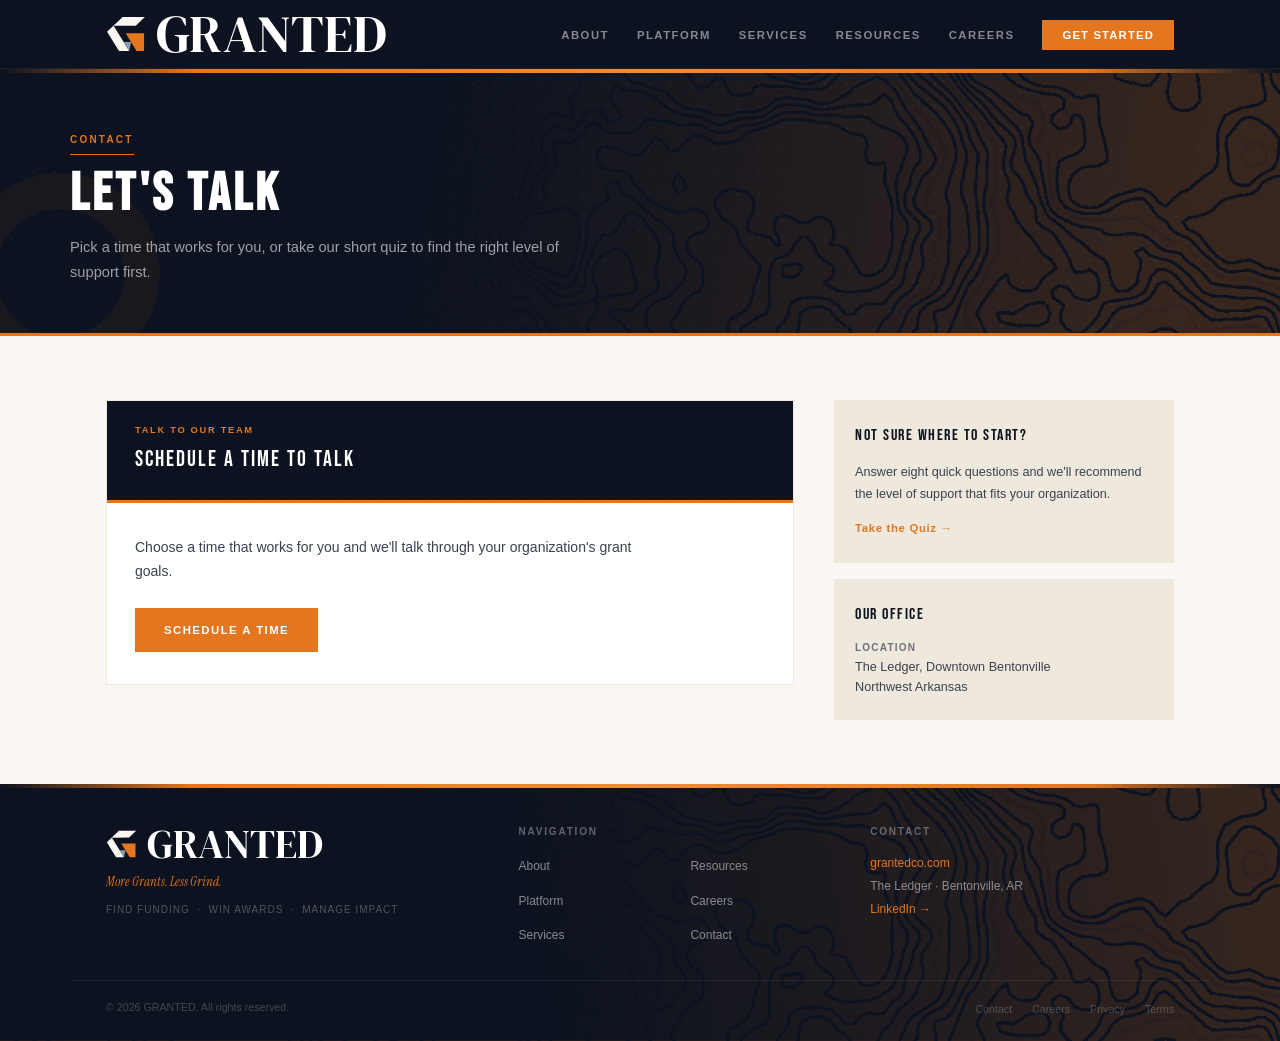
<file: contact.html>
<!DOCTYPE html>
<html lang="en">
<head>
<meta charset="UTF-8"><meta name="viewport" content="width=device-width, initial-scale=1.0">
<title>Contact — GRANTED</title>
<meta name="description" content="Schedule a time to talk with GRANTED, or take our short quiz to find the right level of grant support.">
<link rel="stylesheet" href="style.css">
<link rel="icon" href="favicon.svg" type="image/svg+xml">
<link rel="icon" href="favicon-32.png" sizes="32x32" type="image/png">
<link rel="apple-touch-icon" href="apple-touch-icon.png">
<style>
.contact-layout{display:grid;grid-template-columns:1fr 21.25rem;gap:2.5rem;align-items:start}
.form-shell{background:var(--white);border:1px solid var(--border);overflow:hidden}
.form-head{background:var(--navy);padding:1.375rem 1.75rem;border-bottom:0.1875rem solid var(--orange);position:relative;overflow:hidden}
.form-head::before{content:'';position:absolute;inset:0;background-image:radial-gradient(circle,rgba(255,255,255,.035) 1px,transparent 1px);background-size:1.375rem 1.375rem;pointer-events:none}
.form-head-eye{font-size:7pt;font-weight:700;letter-spacing:.18em;text-transform:uppercase;color:var(--orange);margin-bottom:0.25rem;position:relative;z-index:2}
.form-head-title{font-family:'Bebas Neue',sans-serif;font-size:1.375rem;color:var(--white);letter-spacing:2px;position:relative;z-index:2}
.sidebar{display:flex;flex-direction:column;gap:1rem}
.sb-block{background:var(--gray-card);border:1px solid var(--border);padding:1.375rem 1.25rem}
.sb-title{font-family:'Bebas Neue',sans-serif;font-size:1rem;color:var(--navy);letter-spacing:1.5px;margin-bottom:0.75rem}
.sb-body{font-size:9.5pt;color:var(--ink-2);line-height:1.75}
.sb-body a{color:var(--orange)}
.contact-dl{display:flex;flex-direction:column;gap:0.625rem}
.cdl-label{font-size:7.5pt;font-weight:700;letter-spacing:.12em;text-transform:uppercase;color:var(--muted);margin-bottom:1px}
.cdl-val{font-size:9.5pt;color:var(--ink-2)}
.cdl-val a{color:var(--orange)}
.talk-body{padding:2rem 1.75rem}
.talk-body p{font-size:10.5pt;color:var(--ink-2);line-height:1.75;max-width:32.5rem;margin-bottom:1.5rem}
.sb-link{display:inline-block;margin-top:0.875rem;font-size:8.5pt;font-weight:700;letter-spacing:.06em;color:var(--orange);transition:opacity .2s}
.sb-link:hover{opacity:.75}
@media(max-width:900px){.contact-layout{grid-template-columns:1fr}.sidebar{order:-1}}
</style>
</head>
<body>
<nav class="site-nav"><div class="nav-inner"><a href="index.html" class="nav-logo"><img class="g-mark" src="granted-mark-dark.svg" alt="GRANTED"><span class="nav-wordmark">GRANTED</span></a><button class="nav-toggle" aria-label="Toggle menu"><span></span><span></span><span></span></button><ul class="nav-links"><li><a href="about.html">About</a></li><li><a href="platform.html">Platform</a></li><li><a href="services.html">Services</a></li><li><a href="resources.html">Resources</a></li><li><a href="careers.html">Careers</a></li><li><a href="recommend.html" class="nav-cta">Get Started</a></li></ul></div></nav>
<div class="stripe"></div>
<div class="page-hero"><div class="page-hero-inner"><div class="page-eyebrow anim-1">Contact</div><h1 class="page-title anim-2">Let's Talk</h1><p class="page-subtitle anim-3">Pick a time that works for you, or take our short quiz to find the right level of support first.</p></div></div>

<div class="section">
  <div class="contact-layout">
    <div class="form-shell">
      <div class="form-head"><div class="form-head-eye">Talk to Our Team</div><div class="form-head-title">Schedule a Time to Talk</div></div>
      <div class="talk-body">
        <p>Choose a time that works for you and we'll talk through your organization's grant goals.</p>
        <a href="https://calendar.app.google/HEknd3kJtuJavsZW7" target="_blank" rel="noopener" class="btn btn-orange">Schedule a Time</a>
      </div>
    </div>
    <div class="sidebar">
      <div class="sb-block">
        <div class="sb-title">Not Sure Where to Start?</div>
        <div class="sb-body">Answer eight quick questions and we'll recommend the level of support that fits your organization.</div>
        <a href="recommend.html" class="sb-link">Take the Quiz →</a>
      </div>
      <div class="sb-block">
        <div class="sb-title">Our Office</div>
        <div class="contact-dl">
          <div><div class="cdl-label">Location</div><div class="cdl-val">The Ledger, Downtown Bentonville<br>Northwest Arkansas</div></div>
        </div>
      </div>
    </div>
  </div>
</div>

<footer class="site-footer"><div class="stripe"></div><div class="footer-inner"><div class="footer-brand"><div class="footer-logo-row"><img class="g-mark-sm" src="granted-mark-dark.svg" alt="GRANTED"><div class="footer-wordmark">GRANTED</div></div><div class="footer-tagline">More Grants. Less Grind.</div><div class="footer-sub">Find Funding &nbsp;·&nbsp; Win Awards &nbsp;·&nbsp; Manage Impact</div></div><div><div class="footer-col-title">Navigation</div><ul class="footer-links"><li><a href="about.html">About</a></li><li><a href="platform.html">Platform</a></li><li><a href="services.html">Services</a></li><li><a href="resources.html">Resources</a></li><li><a href="careers.html">Careers</a></li><li><a href="contact.html">Contact</a></li></ul></div><div><div class="footer-col-title">Contact</div><div class="footer-contact-line"><a href="https://grantedco.com">grantedco.com</a><br>The Ledger · Bentonville, AR<br><a href="https://www.linkedin.com/company/grantedllc" target="_blank" rel="noopener">LinkedIn →</a></div></div></div><div class="footer-bottom"><div class="footer-copy">&copy; 2026 GRANTED. All rights reserved.</div><ul class="footer-sub-links"><li><a href="contact.html">Contact</a></li><li><a href="careers.html">Careers</a></li><li><a href="privacy.html">Privacy</a></li><li><a href="terms.html">Terms</a></li></ul></div></footer>
<script src="nav.js"></script>
</body></html>
</file>
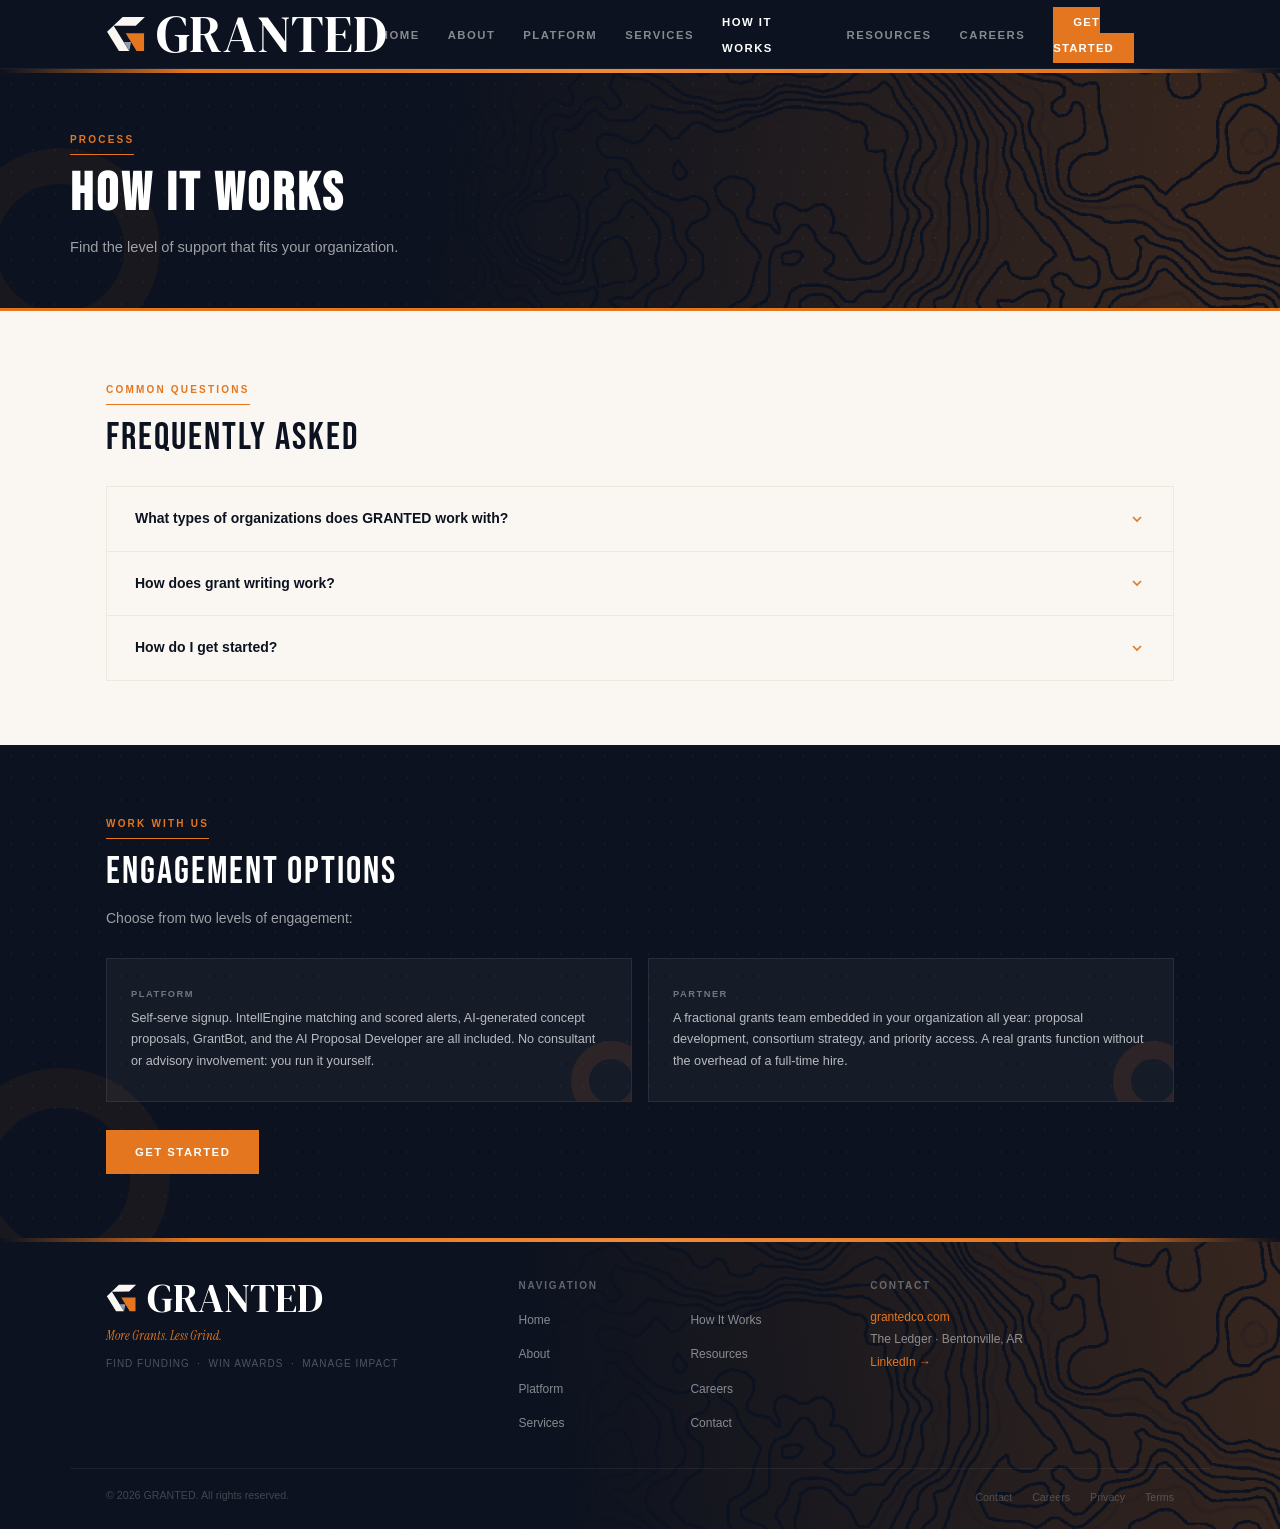
<file: how-it-works.html>
<!DOCTYPE html>
<html lang="en">
<head>
<meta charset="UTF-8"><meta name="viewport" content="width=device-width, initial-scale=1.0">
<title>How It Works — GRANTED</title>
<meta name="description" content="Learn how to work with GRANTED and find the level of grant support that fits your organization.">
<link rel="stylesheet" href="style.css">
<link rel="icon" href="favicon.svg" type="image/svg+xml">
<link rel="icon" href="favicon-32.png" sizes="32x32" type="image/png">
<link rel="apple-touch-icon" href="apple-touch-icon.png">
<style>
.beyond-grid{display:grid;grid-template-columns:1fr 1fr;gap:1rem;margin-top:1.75rem}
.beyond-card{background:rgba(255,255,255,.04);border:1px solid rgba(255,255,255,.08);padding:1.75rem 1.5rem;position:relative;overflow:hidden}
.beyond-card::after{content:'';position:absolute;right:-1.25rem;bottom:-1.25rem;width:5rem;height:5rem;border-radius:50%;border:1.125rem solid rgba(228,118,31,.1);pointer-events:none}
.bc-label{font-size:7pt;font-weight:700;letter-spacing:.16em;text-transform:uppercase;color:rgba(255,255,255,.4);margin-bottom:0.375rem}
.bc-price{font-family:'Bebas Neue',sans-serif;font-size:1.75rem;color:var(--orange);letter-spacing:1px;line-height:1;margin-bottom:0.625rem}
.bc-price span{font-family:'Cabinet Grotesk',sans-serif;font-size:11pt;font-weight:500;color:rgba(255,255,255,.45);letter-spacing:0}
.bc-desc{font-size:9.5pt;color:rgba(255,255,255,.7);line-height:1.7}
.bc-desc strong{color:#fff;font-weight:700}
.faq-list{display:flex;flex-direction:column;border:1px solid var(--border);margin-top:1.75rem}
.faq-item{border-bottom:1px solid var(--border)}
.faq-item:last-child{border-bottom:none}
.faq-btn{width:100%;text-align:left;background:none;border:none;cursor:pointer;padding:1.375rem 1.75rem;display:flex;justify-content:space-between;align-items:center;gap:1rem}
.faq-btn:hover{background:var(--gray-card)}
.faq-q{font-size:10.5pt;font-weight:800;color:var(--navy);text-align:left;line-height:1.4}
.faq-chev{width:1rem;height:1rem;flex-shrink:0;color:var(--orange);transition:transform .2s}
.faq-item.open .faq-chev{transform:rotate(180deg)}
.faq-ans{display:none;padding:0 1.75rem 1.375rem;font-size:9.5pt;color:var(--ink-2);line-height:1.8}
.faq-ans a{color:var(--orange)}
.faq-item.open .faq-ans{display:block}
@media(max-width:768px){.beyond-grid{grid-template-columns:1fr}}
</style>
</head>
<body>
<nav class="site-nav"><div class="nav-inner"><a href="index.html" class="nav-logo"><img class="g-mark" src="granted-mark-dark.svg" alt="GRANTED"><span class="nav-wordmark">GRANTED</span></a><button class="nav-toggle" aria-label="Toggle menu"><span></span><span></span><span></span></button><ul class="nav-links"><li><a href="index.html">Home</a></li><li><a href="about.html">About</a></li><li><a href="platform.html">Platform</a></li><li><a href="services.html">Services</a></li><li><a href="how-it-works.html">How It Works</a></li><li><a href="resources.html">Resources</a></li><li><a href="careers.html">Careers</a></li><li><a href="recommend.html" class="nav-cta">Get Started</a></li></ul></div></nav>
<div class="stripe"></div>
<div class="page-hero"><div class="page-hero-inner"><div class="page-eyebrow">Process</div><h1 class="page-title">How It Works</h1><p class="page-subtitle">Find the level of support that fits your organization.</p></div></div>

<div class="section">
  <div class="sec-label">Common Questions</div>
  <div class="sec-title">Frequently Asked</div>
  <div class="faq-list">
    <div class="faq-item"><button class="faq-btn"><span class="faq-q">What types of organizations does GRANTED work with?</span><svg class="faq-chev" viewBox="0 0 24 24" fill="none" stroke="currentColor" stroke-width="2.5"><path d="M6 9l6 6 6-6"/></svg></button><div class="faq-ans">We work with nonprofits, local governments, community colleges, regional health systems, and small businesses. If your organization is pursuing grant funding and needs a strategic partner, we're built for that.</div></div>
    <div class="faq-item"><button class="faq-btn"><span class="faq-q">How does grant writing work?</span><svg class="faq-chev" viewBox="0 0 24 24" fill="none" stroke="currentColor" stroke-width="2.5"><path d="M6 9l6 6 6-6"/></svg></button><div class="faq-ans">On Partner, grant writing is included in your flat-fee engagement, a turnkey grants function equivalent to one full-time hire, so proposals are not quoted per opportunity. On Platform, writing is not included: the AI Proposal Developer drafts against a live opportunity and you complete the application yourself.</div></div>
    <div class="faq-item"><button class="faq-btn"><span class="faq-q">How do I get started?</span><svg class="faq-chev" viewBox="0 0 24 24" fill="none" stroke="currentColor" stroke-width="2.5"><path d="M6 9l6 6 6-6"/></svg></button><div class="faq-ans">Take our <a href="recommend.html">short quiz</a> to see which level of support fits, or <a href="https://calendar.app.google/HEknd3kJtuJavsZW7" target="_blank" rel="noopener">schedule a call</a> to talk it through.</div></div>
  </div>
</div>

<div class="dark-band">
  <div class="dark-band-inner">
    <div class="sec-label" style="color:var(--orange);border-color:var(--orange)">Work With Us</div>
    <div class="sec-title" style="color:var(--white);margin-bottom:0.875rem">Engagement Options</div>
    <p style="font-size:10.5pt;color:rgba(255,255,255,.6);max-width:36.25rem;line-height:1.75;margin-bottom:1.75rem">Choose from two levels of engagement:</p>
    <div class="beyond-grid">
      <div class="beyond-card"><div class="bc-label">Platform</div><p class="bc-desc">Self-serve signup. IntellEngine matching and scored alerts, AI-generated concept proposals, GrantBot, and the AI Proposal Developer are all included. No consultant or advisory involvement: you run it yourself.</p></div>
      <div class="beyond-card"><div class="bc-label">Partner</div><p class="bc-desc">A fractional grants team embedded in your organization all year: proposal development, consortium strategy, and priority access. A real grants function without the overhead of a full-time hire.</p></div>
    </div>
    <div style="margin-top:1.75rem"><a href="recommend.html" class="btn btn-orange">Get Started</a></div>
  </div>
</div>

<footer class="site-footer"><div class="stripe"></div><div class="footer-inner"><div class="footer-brand"><div class="footer-logo-row"><img class="g-mark-sm" src="granted-mark-dark.svg" alt="GRANTED"><div class="footer-wordmark">GRANTED</div></div><div class="footer-tagline">More Grants. Less Grind.</div><div class="footer-sub">Find Funding &nbsp;·&nbsp; Win Awards &nbsp;·&nbsp; Manage Impact</div></div><div><div class="footer-col-title">Navigation</div><ul class="footer-links"><li><a href="index.html">Home</a></li><li><a href="about.html">About</a></li><li><a href="platform.html">Platform</a></li><li><a href="services.html">Services</a></li><li><a href="how-it-works.html">How It Works</a></li><li><a href="resources.html">Resources</a></li><li><a href="careers.html">Careers</a></li><li><a href="contact.html">Contact</a></li></ul></div><div><div class="footer-col-title">Contact</div><div class="footer-contact-line"><a href="https://grantedco.com">grantedco.com</a><br>The Ledger · Bentonville, AR<br><a href="https://www.linkedin.com/company/grantedllc" target="_blank" rel="noopener">LinkedIn →</a></div></div></div><div class="footer-bottom"><div class="footer-copy">&copy; 2026 GRANTED. All rights reserved.</div><ul class="footer-sub-links"><li><a href="contact.html">Contact</a></li><li><a href="careers.html">Careers</a></li><li><a href="privacy.html">Privacy</a></li><li><a href="terms.html">Terms</a></li></ul></div></footer>
<script src="nav.js"></script>
<script>document.querySelectorAll('.faq-btn').forEach(function(b){b.addEventListener('click',function(){var i=b.closest('.faq-item'),w=i.classList.contains('open');document.querySelectorAll('.faq-item').forEach(function(x){x.classList.remove('open')});if(!w)i.classList.add('open')})});</script>
</body></html>
</file>
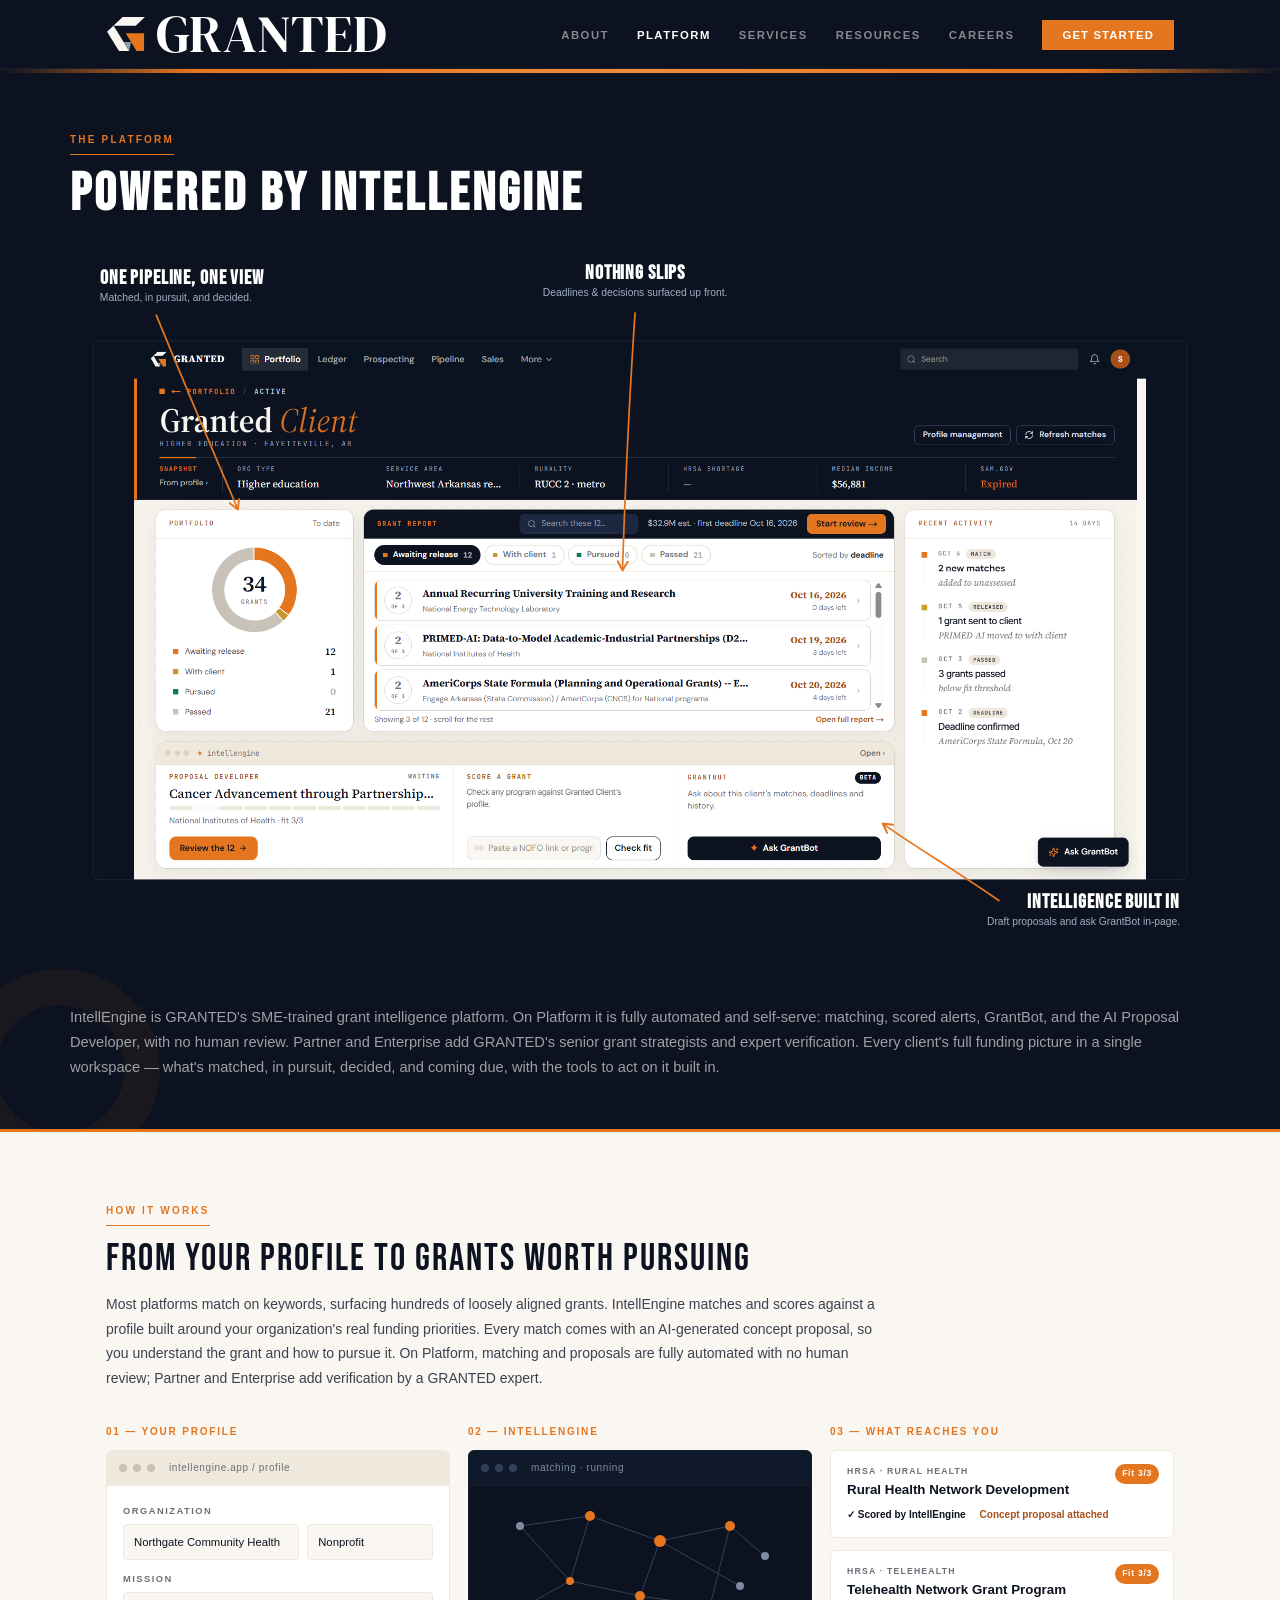
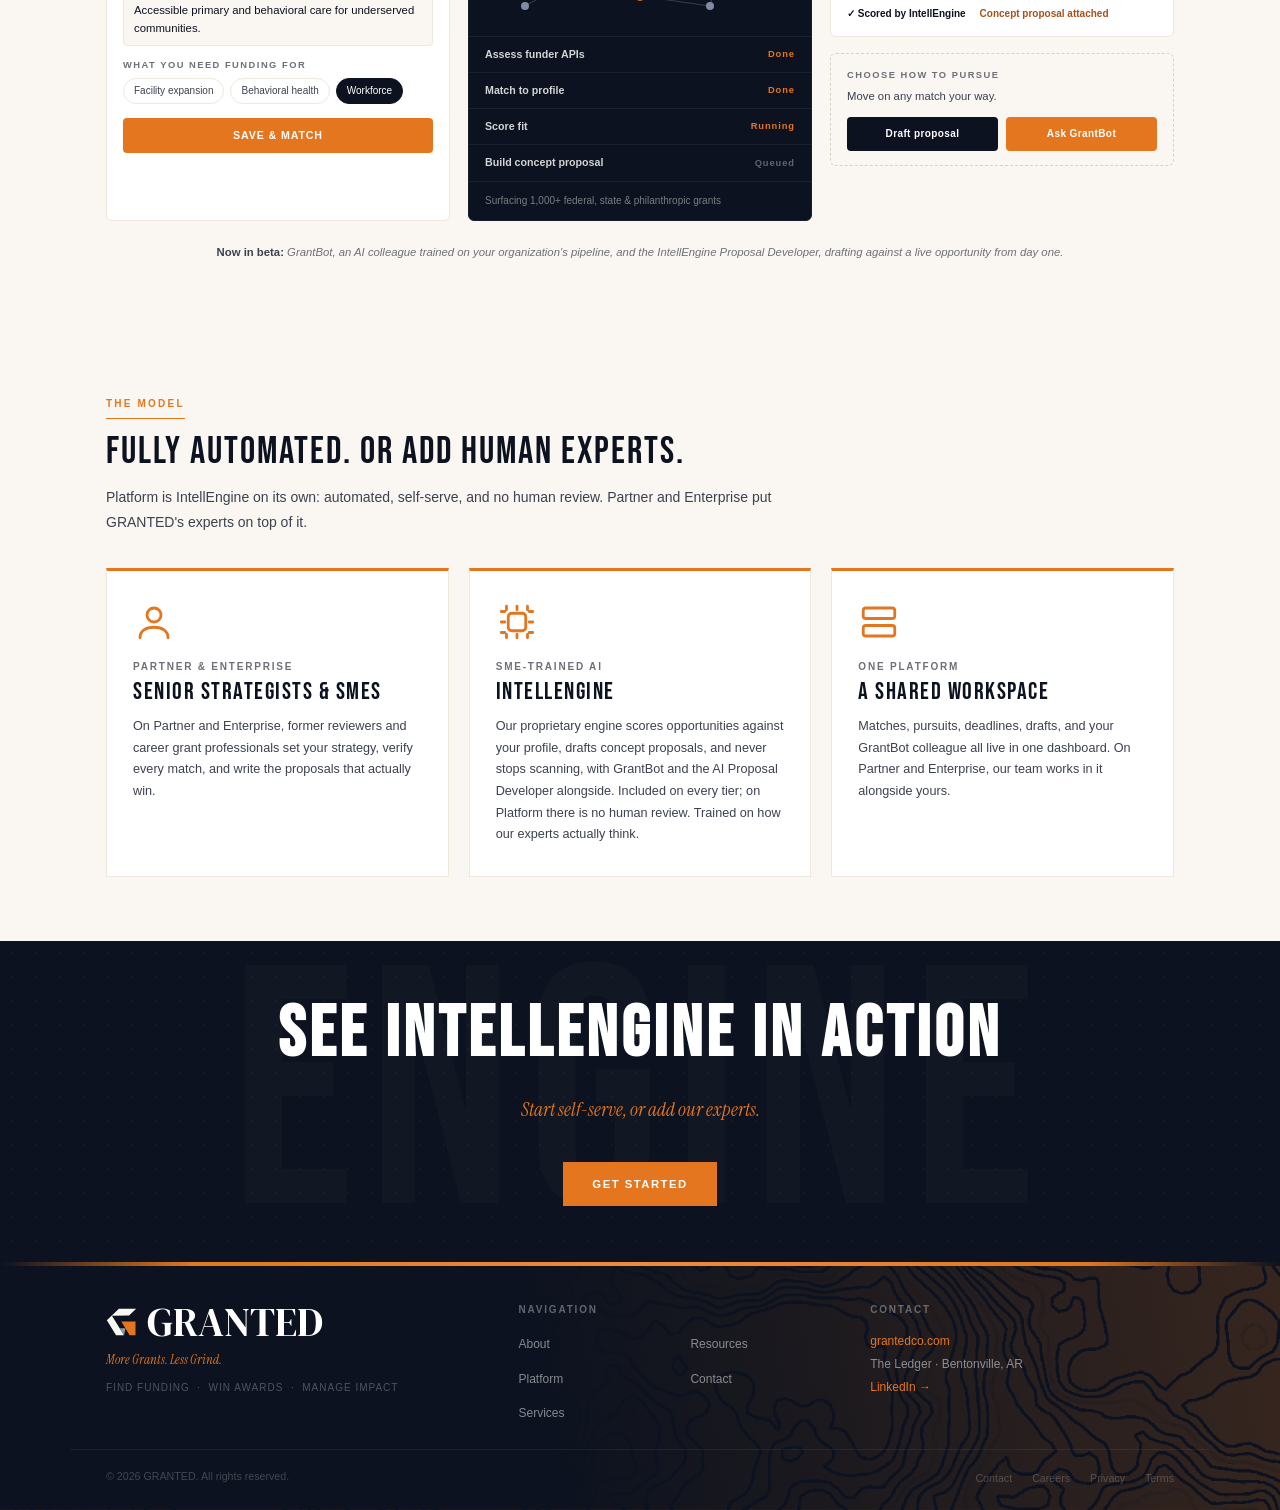
<file: platform.html>
<!DOCTYPE html>
<html lang="en">
<head>
<meta charset="UTF-8"><meta name="viewport" content="width=device-width, initial-scale=1.0">
<title>Platform — GRANTED</title>
<meta name="description" content="Powered by IntellEngine, an SME-trained grant intelligence platform. Platform is fully automated and self-serve; Partner and Enterprise add GRANTED's senior grant strategists.">
<link rel="stylesheet" href="style.css">
<link rel="icon" href="favicon.svg" type="image/svg+xml">
<link rel="icon" href="favicon-32.png" sizes="32x32" type="image/png">
<link rel="apple-touch-icon" href="apple-touch-icon.png">
<style>
/* ── contour helpers ── */
.plat-dark { background: var(--navy); }
/* On this page, contour lives only on the footer */
.page-hero { background-image: none; }
.cta-band { background-image: none; }

/* ── hybrid model ── */
.hybrid-grid { display: grid; grid-template-columns: repeat(3,1fr); gap: 1.25rem; margin-top: 2.125rem; }
.hybrid-card {
  background: var(--white); border: 1px solid var(--border);
  border-top: 0.1875rem solid var(--orange); padding: 1.875rem 1.625rem;
}
.hybrid-ico {
  width: 2.625rem; height: 2.625rem; color: var(--orange); margin-bottom: 1rem;
}
.hybrid-ico svg { width: 2.625rem; height: 2.625rem; display: block; }
.hybrid-kicker {
  font-size: 7.5pt; font-weight: 700; letter-spacing: .18em; text-transform: uppercase;
  color: var(--muted); margin-bottom: 0.3125rem;
}
.hybrid-h {
  font-family: 'Bebas Neue', sans-serif; font-size: 1.5rem; letter-spacing: 1.5px;
  color: var(--navy); line-height: 1; margin-bottom: 0.75rem;
}
.hybrid-p { font-size: 9.5pt; color: var(--ink-2); line-height: 1.7; }

/* ── IntellEngine flow ── */
.ie-flow { display: grid; grid-template-columns: 1fr 1fr 1fr; gap: 1.125rem; margin-top: 2.125rem; align-items: stretch; }
.ie-col { display: flex; flex-direction: column; }
.ie-step {
  font-size: 7.5pt; font-weight: 700; letter-spacing: .18em; text-transform: uppercase;
  color: var(--orange); margin-bottom: 0.625rem;
}
.ie-panel {
  flex: 1; border: 1px solid var(--border); background: var(--white);
  border-radius: 0.375rem; overflow: hidden; display: flex; flex-direction: column;
}
.ie-bar {
  display: flex; align-items: center; gap: 0.375rem; padding: 0.5625rem 0.75rem;
  background: var(--gray-card); border-bottom: 1px solid var(--border);
}
.ie-bar i { width: 0.5rem; height: 0.5rem; border-radius: 50%; background: #C9C2B4; display: block; }
.ie-bar span { font-size: 7.5pt; color: var(--muted); margin-left: 0.5rem; letter-spacing: .06em; }
.ie-body { padding: 1.125rem 1rem; font-size: 9pt; color: var(--ink-2); }
.ie-fieldlbl { font-size: 7pt; font-weight: 700; letter-spacing: .16em; text-transform: uppercase; color: var(--muted); margin: 0.75rem 0 0.3125rem; }
.ie-fieldlbl:first-child { margin-top: 0; }
.ie-input {
  border: 1px solid var(--border); background: var(--cream); border-radius: 0.25rem;
  padding: 0.5rem 0.625rem; font-size: 8.5pt; color: var(--ink); }
.ie-row2 { display: grid; grid-template-columns: 1.4fr 1fr; gap: 0.5rem; }
.ie-tags { display: flex; flex-wrap: wrap; gap: 0.375rem; }
.ie-tag { border: 1px solid var(--border); border-radius: 1.25rem; padding: 0.25rem 0.625rem; font-size: 7.5pt; color: var(--ink-2); }
.ie-tag.on { background: var(--navy); color: #fff; border-color: var(--navy); }
.ie-btn { margin-top: 0.875rem; background: var(--orange); color: #fff; text-align: center; padding: 0.5625rem; border-radius: 0.25rem; font-size: 8pt; font-weight: 800; letter-spacing: .08em; text-transform: uppercase; }

/* engine (dark) */
.ie-panel.dark { background: var(--navy); border-color: var(--navy-mid); }
.ie-panel.dark .ie-bar { background: #10192a; border-color: var(--navy-mid); }
.ie-panel.dark .ie-bar i { background: #33405a; }
.ie-panel.dark .ie-bar span { color: #7f8ba3; }
.ie-net { display: block; width: 100%; height: 9.375rem; }
.ie-stat { display: flex; justify-content: space-between; align-items: center; padding: 0.5625rem 1rem; border-top: 1px solid rgba(255,255,255,.06); font-size: 8pt; }
.ie-stat b { color: rgba(255,255,255,.82); font-weight: 600; }
.ie-stat.done s { color: var(--orange); text-decoration: none; font-weight: 700; letter-spacing: .1em; font-size: 7pt; }
.ie-stat .run { color: var(--orange); font-weight: 700; letter-spacing: .1em; font-size: 7pt; }
.ie-stat .q { color: rgba(255,255,255,.35); font-weight: 700; letter-spacing: .1em; font-size: 7pt; }
.ie-foot { padding: 0.6875rem 1rem; font-size: 7.5pt; color: rgba(255,255,255,.45); border-top: 1px solid rgba(255,255,255,.06); }

/* results */
.result-card { border: 1px solid var(--border); border-radius: 0.375rem; background: var(--white); padding: 0.875rem 1rem; margin-bottom: 0.75rem; position: relative; }
.result-tag { font-size: 6.5pt; font-weight: 700; letter-spacing: .14em; text-transform: uppercase; color: var(--muted); margin-bottom: 0.1875rem; }
.result-title { font-size: 10pt; font-weight: 700; color: var(--ink); line-height: 1.25; margin-bottom: 0.5rem; padding-right: 2.875rem; }
.fit-badge { position: absolute; top: 0.8125rem; right: 0.875rem; background: var(--orange); color: #fff; font-size: 6.5pt; font-weight: 800; letter-spacing: .08em; padding: 0.1875rem 0.4375rem; border-radius: 1.25rem; }
.result-meta { display: flex; flex-wrap: wrap; gap: 0.375rem 0.875rem; font-size: 7.5pt; color: var(--ink-2); }
.result-meta .ok { color: var(--navy); font-weight: 700; }
.result-meta .cp { color: var(--orange-ink); font-weight: 700; }
.pursue { border: 1px dashed var(--hairline-strong,#D9D2C3); border-radius: 0.375rem; padding: 0.875rem 1rem; margin-top: 0.25rem; }
.pursue-h { font-size: 7pt; font-weight: 700; letter-spacing: .16em; text-transform: uppercase; color: var(--muted); margin-bottom: 0.25rem; }
.pursue-p { font-size: 8.5pt; color: var(--ink-2); margin-bottom: 0.75rem; }
.pursue-btns { display: grid; grid-template-columns: 1fr 1fr; gap: 0.5rem; }
.pursue-btn { text-align: center; padding: 0.5625rem; border-radius: 0.25rem; font-size: 7.5pt; font-weight: 700; letter-spacing: .04em; }
.pursue-btn.dark { background: var(--navy); color: #fff; }
.pursue-btn.orange { background: var(--orange); color: #fff; }
.ie-beta { font-size: 8.5pt; color: var(--muted); font-style: italic; margin-top: 1.375rem; text-align: center; }
.ie-beta b { color: var(--ink-2); font-style: normal; }

/* ── dashboard ── */
.dash-lead { color: rgba(255,255,255,.62) !important; }
.dash-callouts { display: grid; grid-template-columns: repeat(3,1fr); gap: 1.25rem; margin-top: 2.125rem; }
.dash-callout-h { font-family: 'Bebas Neue', sans-serif; font-size: 1.125rem; letter-spacing: 1.5px; color: var(--orange); margin-bottom: 0.375rem; }
.dash-callout-p { font-size: 9pt; color: rgba(255,255,255,.6); line-height: 1.6; }

.dash-fig { max-width: 71.25rem; margin: 2.125rem auto 0; }
.dash-fig svg { width: 100%; height: auto; display: block; overflow: visible; }
.dash-fig-m { display: none; }
.dash-fig-m img { width: 100%; border-radius: 0.5rem; border: 1px solid var(--navy-mid); display: block; box-shadow: 0 1.25rem 3.75rem rgba(0,0,0,.4); }
@media (max-width: 860px) {
  .hybrid-grid, .ie-flow, .dash-callouts { grid-template-columns: 1fr; }
  .dash-fig { display: none; }
  .dash-fig-m { display: block; margin-top: 1.75rem; }
  .dash-fig-m .dash-callouts { margin-top: 1.5rem; }
}
</style>
</head>
<body>
<nav class="site-nav"><div class="nav-inner"><a href="index.html" class="nav-logo"><img class="g-mark" src="granted-mark-dark.svg" alt="GRANTED"><span class="nav-wordmark">GRANTED</span></a><button class="nav-toggle" aria-label="Toggle menu"><span></span><span></span><span></span></button><ul class="nav-links"><li><a href="about.html">About</a></li><li><a href="platform.html">Platform</a></li><li><a href="services.html">Services</a></li><li><a href="resources.html">Resources</a></li><li><a href="careers.html">Careers</a></li><li><a href="recommend.html" class="nav-cta">Get Started</a></li></ul></div></nav>
<div class="stripe"></div>

<div class="page-hero"><div class="page-hero-inner"><div class="page-eyebrow anim-1">The Platform</div><h1 class="page-title anim-2">Powered by IntellEngine</h1>
  <div class="dash-fig reveal d1">
    <svg viewBox="0 0 1987 1279" role="img" aria-label="GRANTED IntellEngine dashboard with feature callouts">
      <defs>
        <marker id="dah" viewBox="0 0 12 12" refX="9" refY="6" markerWidth="7" markerHeight="7" orient="auto">
          <path d="M1 1 L10 6 L1 11" fill="none" stroke="#E4761F" stroke-width="2" stroke-linecap="round" stroke-linejoin="round"/>
        </marker>
        <clipPath id="dclip"><rect x="40" y="150" width="1907" height="939" rx="12"/></clipPath>
      </defs>
      <image href="dashboard.png" x="40" y="150" width="1907" height="939" clip-path="url(#dclip)"/>
      <rect x="40" y="150" width="1907" height="939" rx="12" fill="none" stroke="#27334A"/>
      <path d="M150 104 C 210 250 262 372 292 442" fill="none" stroke="#E4761F" stroke-width="3" marker-end="url(#dah)"/>
      <path d="M985 100 C 976 230 968 400 963 548" fill="none" stroke="#E4761F" stroke-width="3" marker-end="url(#dah)"/>
      <path d="M1620 1126 C 1540 1070 1470 1030 1418 992" fill="none" stroke="#E4761F" stroke-width="3" marker-end="url(#dah)"/>
      <text text-anchor="start" x="52" y="50" font-family="'Bebas Neue',sans-serif"><tspan x="52" font-size="34" font-weight="800" fill="#ffffff" letter-spacing="1.5">One pipeline, one view</tspan><tspan x="52" dy="30" font-size="18" font-weight="400" fill="#9fb0c4" font-family="'Cabinet Grotesk',sans-serif" letter-spacing="0">Matched, in pursuit, and decided.</tspan></text>
      <text text-anchor="middle" x="985" y="42" font-family="'Bebas Neue',sans-serif"><tspan x="985" font-size="34" font-weight="800" fill="#ffffff" letter-spacing="1.5">Nothing slips</tspan><tspan x="985" dy="30" font-size="18" font-weight="400" fill="#9fb0c4" font-family="'Cabinet Grotesk',sans-serif" letter-spacing="0">Deadlines &amp; decisions surfaced up front.</tspan></text>
      <text text-anchor="end" x="1935" y="1138" font-family="'Bebas Neue',sans-serif"><tspan x="1935" font-size="34" font-weight="800" fill="#ffffff" letter-spacing="1.5">Intelligence built in</tspan><tspan x="1935" dy="30" font-size="18" font-weight="400" fill="#9fb0c4" font-family="'Cabinet Grotesk',sans-serif" letter-spacing="0">Draft proposals and ask GrantBot in-page.</tspan></text>
    </svg>
  </div>

  <div class="dash-fig-m">
    <img src="dashboard.png" alt="GRANTED IntellEngine dashboard — portfolio view">
    <div class="dash-callouts">
      <div><div class="dash-callout-h">One pipeline, one view</div><p class="dash-callout-p">Matched, in pursuit, and decided — the whole funding picture in one place.</p></div>
      <div><div class="dash-callout-h">Nothing slips</div><p class="dash-callout-p">Deadlines and decisions surfaced up front, before they become a scramble.</p></div>
      <div><div class="dash-callout-h">Intelligence built in</div><p class="dash-callout-p">Draft proposals and ask GrantBot without ever leaving the page.</p></div>
    </div>
  </div>

  <p class="page-subtitle anim-3" style="max-width:none;margin-top:1rem">IntellEngine is GRANTED's SME-trained grant intelligence platform. On Platform it is fully automated and self-serve: matching, scored alerts, GrantBot, and the AI Proposal Developer, with no human review. Partner and Enterprise add GRANTED's senior grant strategists and expert verification. Every client's full funding picture in a single workspace — what's matched, in pursuit, decided, and coming due, with the tools to act on it built in.</p>
</div></div>

<!-- INTELLENGINE FLOW -->
<div class="section">
  <div class="sec-label reveal">How It Works</div>
  <div class="sec-title reveal d1">From your profile to grants worth pursuing</div>
  <p class="sec-body reveal d2" style="max-width:48.75rem">Most platforms match on keywords, surfacing hundreds of loosely aligned grants. IntellEngine matches and scores against a profile built around your organization's real funding priorities. Every match comes with an AI-generated concept proposal, so you understand the grant and how to pursue it. On Platform, matching and proposals are fully automated with no human review; Partner and Enterprise add verification by a GRANTED expert.</p>

  <div class="ie-flow">
    <!-- 01 profile -->
    <div class="ie-col reveal">
      <div class="ie-step">01 — Your Profile</div>
      <div class="ie-panel">
        <div class="ie-bar"><i></i><i></i><i></i><span>intellengine.app / profile</span></div>
        <div class="ie-body">
          <div class="ie-fieldlbl">Organization</div>
          <div class="ie-row2"><div class="ie-input">Northgate Community Health</div><div class="ie-input">Nonprofit</div></div>
          <div class="ie-fieldlbl">Mission</div>
          <div class="ie-input" style="display:block">Accessible primary and behavioral care for underserved communities.</div>
          <div class="ie-fieldlbl">What you need funding for</div>
          <div class="ie-tags"><span class="ie-tag">Facility expansion</span><span class="ie-tag">Behavioral health</span><span class="ie-tag on">Workforce</span></div>
          <div class="ie-btn">Save &amp; match</div>
        </div>
      </div>
    </div>
    <!-- 02 engine -->
    <div class="ie-col reveal d1">
      <div class="ie-step">02 — IntellEngine</div>
      <div class="ie-panel dark">
        <div class="ie-bar"><i></i><i></i><i></i><span>matching · running</span></div>
        <svg class="ie-net" viewBox="0 0 320 150" fill="none" aria-hidden="true">
          <g stroke="#33405a" stroke-width="1">
            <path d="M40 40L110 30M110 30L180 55M180 55L250 40M250 40L285 70M110 30L90 95M90 95L160 110M160 110L180 55M160 110L230 120M230 120L250 40M90 95L45 120M180 55L260 100M40 40L90 95"/>
          </g>
          <g fill="#7f8ba3"><circle cx="40" cy="40" r="4"/><circle cx="285" cy="70" r="4"/><circle cx="45" cy="120" r="4"/><circle cx="230" cy="120" r="4"/><circle cx="260" cy="100" r="4"/></g>
          <g fill="#E4761F"><circle cx="110" cy="30" r="5"/><circle cx="180" cy="55" r="6"/><circle cx="160" cy="110" r="5"/><circle cx="250" cy="40" r="5"/><circle cx="90" cy="95" r="4"/></g>
        </svg>
        <div class="ie-stat done"><b>Assess funder APIs</b><s>Done</s></div>
        <div class="ie-stat done"><b>Match to profile</b><s>Done</s></div>
        <div class="ie-stat"><b>Score fit</b><span class="run">Running</span></div>
        <div class="ie-stat"><b>Build concept proposal</b><span class="q">Queued</span></div>
        <div class="ie-foot">Surfacing 1,000+ federal, state &amp; philanthropic grants</div>
      </div>
    </div>
    <!-- 03 results -->
    <div class="ie-col reveal d2">
      <div class="ie-step">03 — What Reaches You</div>
      <div class="ie-panel" style="background:transparent;border:none;overflow:visible">
        <div class="result-card">
          <div class="fit-badge">Fit 3/3</div>
          <div class="result-tag">HRSA · Rural Health</div>
          <div class="result-title">Rural Health Network Development</div>
          <div class="result-meta"><span class="ok">✓ Scored by IntellEngine</span><span class="cp">Concept proposal attached</span></div>
        </div>
        <div class="result-card">
          <div class="fit-badge">Fit 3/3</div>
          <div class="result-tag">HRSA · Telehealth</div>
          <div class="result-title">Telehealth Network Grant Program</div>
          <div class="result-meta"><span class="ok">✓ Scored by IntellEngine</span><span class="cp">Concept proposal attached</span></div>
        </div>
        <div class="pursue">
          <div class="pursue-h">Choose how to pursue</div>
          <div class="pursue-p">Move on any match your way.</div>
          <div class="pursue-btns"><span class="pursue-btn dark">Draft proposal</span><span class="pursue-btn orange">Ask GrantBot</span></div>
        </div>
      </div>
    </div>
  </div>
  <p class="ie-beta"><b>Now in beta:</b> GrantBot, an AI colleague trained on your organization's pipeline, and the IntellEngine Proposal Developer, drafting against a live opportunity from day one.</p>
</div>

<!-- HYBRID MODEL -->
<div class="section">
  <div class="sec-label reveal">The Model</div>
  <div class="sec-title reveal d1">Fully automated. Or add human experts.</div>
  <p class="sec-body reveal d2" style="max-width:45rem">Platform is IntellEngine on its own: automated, self-serve, and no human review. Partner and Enterprise put GRANTED's experts on top of it.</p>
  <div class="hybrid-grid">
    <div class="hybrid-card reveal">
      <div class="hybrid-ico"><svg viewBox="0 0 24 24" fill="none" stroke="currentColor" stroke-width="1.6" stroke-linecap="round" stroke-linejoin="round"><circle cx="12" cy="8" r="4"/><path d="M4 21c0-4 3.5-6 8-6s8 2 8 6"/></svg></div>
      <div class="hybrid-kicker">Partner &amp; Enterprise</div>
      <div class="hybrid-h">Senior Strategists &amp; SMEs</div>
      <p class="hybrid-p">On Partner and Enterprise, former reviewers and career grant professionals set your strategy, verify every match, and write the proposals that actually win.</p>
    </div>
    <div class="hybrid-card reveal d1">
      <div class="hybrid-ico"><svg viewBox="0 0 24 24" fill="none" stroke="currentColor" stroke-width="1.6" stroke-linecap="round" stroke-linejoin="round"><rect x="7" y="7" width="10" height="10" rx="2"/><path d="M12 3v2M12 19v2M3 12h2M19 12h2M6 3v2M18 3v2M6 19v2M18 19v2M3 6h2M3 18h2M19 6h2M19 18h2"/></svg></div>
      <div class="hybrid-kicker">SME-trained AI</div>
      <div class="hybrid-h">IntellEngine</div>
      <p class="hybrid-p">Our proprietary engine scores opportunities against your profile, drafts concept proposals, and never stops scanning, with GrantBot and the AI Proposal Developer alongside. Included on every tier; on Platform there is no human review. Trained on how our experts actually think.</p>
    </div>
    <div class="hybrid-card reveal d2">
      <div class="hybrid-ico"><svg viewBox="0 0 24 24" fill="none" stroke="currentColor" stroke-width="1.6" stroke-linecap="round" stroke-linejoin="round"><rect x="3" y="4" width="18" height="6" rx="1.5"/><rect x="3" y="14" width="18" height="6" rx="1.5"/></svg></div>
      <div class="hybrid-kicker">One platform</div>
      <div class="hybrid-h">A Shared Workspace</div>
      <p class="hybrid-p">Matches, pursuits, deadlines, drafts, and your GrantBot colleague all live in one dashboard. On Partner and Enterprise, our team works in it alongside yours.</p>
    </div>
  </div>
</div>

<!-- CTA -->
<section class="cta-band">
  <div class="cta-band-bg" aria-hidden="true">ENGINE</div>
  <div class="cta-inner">
    <h2 class="cta-headline">See IntellEngine in Action</h2>
    <p class="cta-sub">Start self-serve, or add our experts.</p>
    <a href="recommend.html" class="btn btn-orange">Get Started</a>
  </div>
</section>

<footer class="site-footer"><div class="stripe"></div><div class="footer-inner"><div class="footer-brand"><div class="footer-logo-row"><img class="g-mark-sm" src="granted-mark-dark.svg" alt="GRANTED"><div class="footer-wordmark">GRANTED</div></div><div class="footer-tagline">More Grants. Less Grind.</div><div class="footer-sub">Find Funding &nbsp;·&nbsp; Win Awards &nbsp;·&nbsp; Manage Impact</div></div><div><div class="footer-col-title">Navigation</div><ul class="footer-links"><li><a href="about.html">About</a></li><li><a href="platform.html">Platform</a></li><li><a href="services.html">Services</a></li><li><a href="resources.html">Resources</a></li><li><a href="contact.html">Contact</a></li></ul></div><div><div class="footer-col-title">Contact</div><div class="footer-contact-line"><a href="https://grantedco.com">grantedco.com</a><br>The Ledger · Bentonville, AR<br><a href="https://www.linkedin.com/company/grantedllc" target="_blank" rel="noopener">LinkedIn →</a></div></div></div><div class="footer-bottom"><div class="footer-copy">&copy; 2026 GRANTED. All rights reserved.</div><ul class="footer-sub-links"><li><a href="contact.html">Contact</a></li><li><a href="careers.html">Careers</a></li><li><a href="privacy.html">Privacy</a></li><li><a href="terms.html">Terms</a></li></ul></div></footer>
<script src="nav.js"></script>
</body></html>
</file>
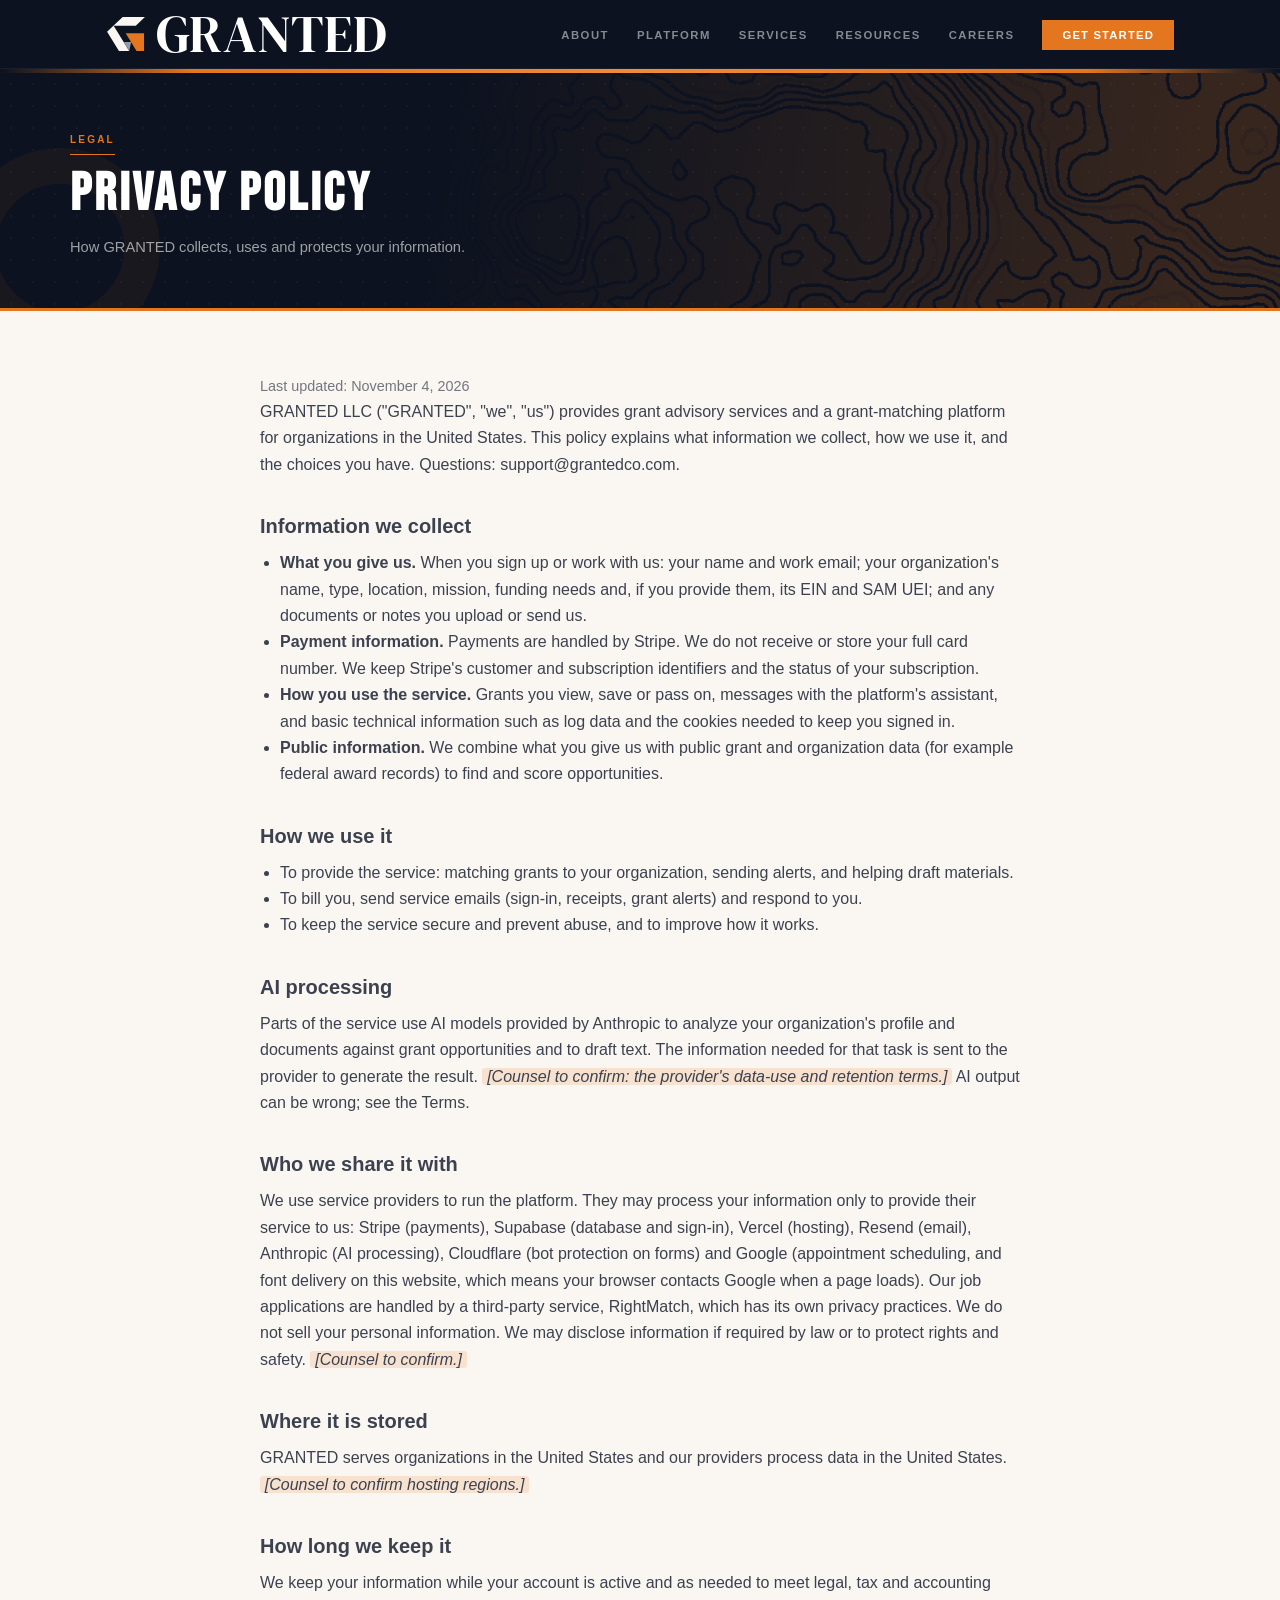
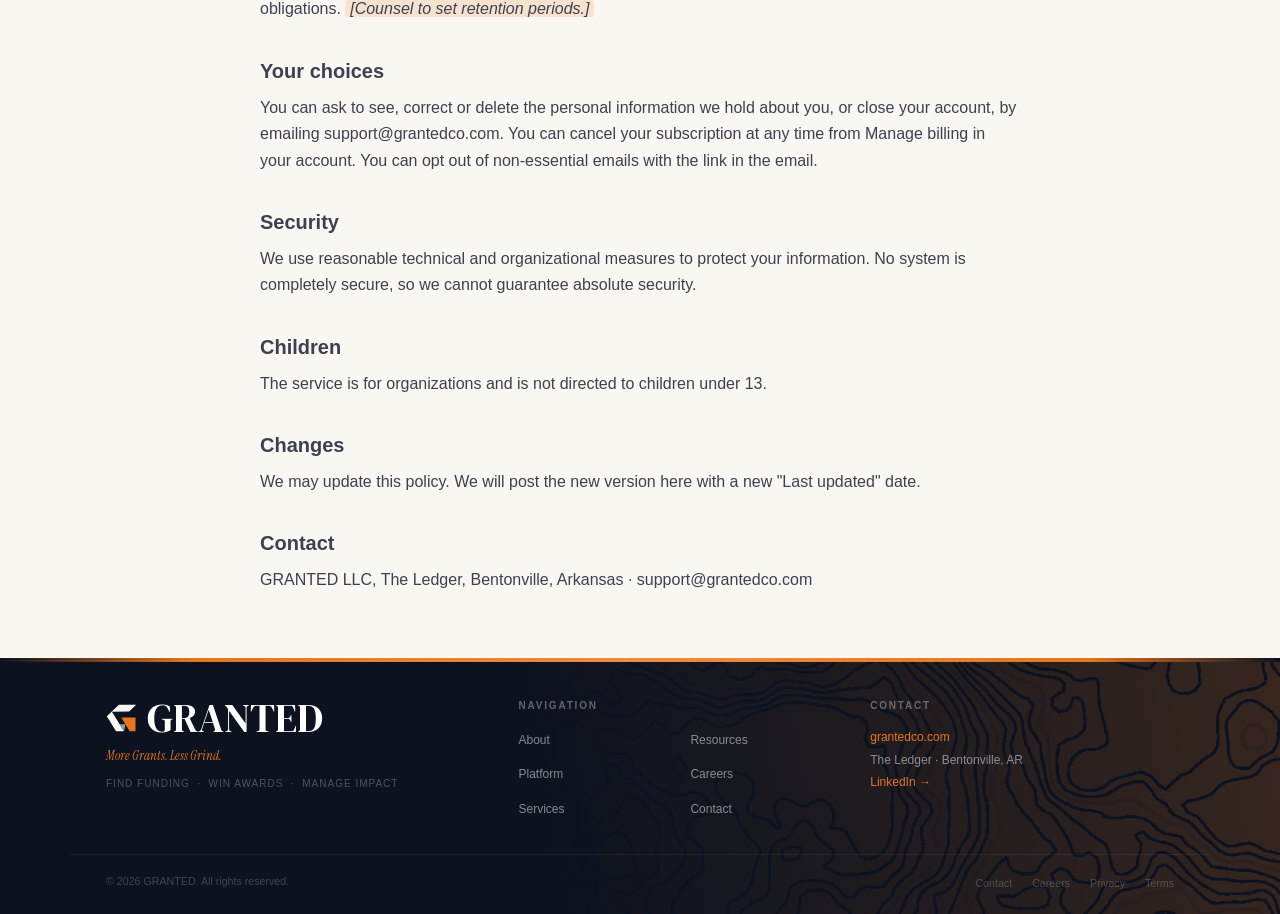
<file: privacy.html>
<!DOCTYPE html>
<html lang="en">
<head>
<meta charset="UTF-8"><meta name="viewport" content="width=device-width, initial-scale=1.0">
<title>Privacy Policy — GRANTED</title>
<meta name="description" content="How GRANTED collects, uses and protects your information.">
<link rel="stylesheet" href="style.css">
<link rel="icon" href="favicon.svg" type="image/svg+xml">
<link rel="icon" href="favicon-32.png" sizes="32x32" type="image/png">
<link rel="apple-touch-icon" href="apple-touch-icon.png">
<style>
.legal{max-width:47.5rem;margin:0 auto}
.legal h2{font-size:1.25rem;margin:2rem 0 .5rem}
.legal p,.legal li{line-height:1.65}
.legal ul{margin:.5rem 0 .5rem 1.25rem}
.legal .updated{opacity:.7;font-size:.9rem}
.legal .note-inline{font-style:italic;background:rgba(228,118,31,.16);padding:0 .3rem;border-radius:0.1875rem}
</style>
</head>
<body>
<nav class="site-nav"><div class="nav-inner"><a href="index.html" class="nav-logo"><img class="g-mark" src="granted-mark-dark.svg" alt="GRANTED"><span class="nav-wordmark">GRANTED</span></a><button class="nav-toggle" aria-label="Toggle menu"><span></span><span></span><span></span></button><ul class="nav-links"><li><a href="about.html">About</a></li><li><a href="platform.html">Platform</a></li><li><a href="services.html">Services</a></li><li><a href="resources.html">Resources</a></li><li><a href="careers.html">Careers</a></li><li><a href="recommend.html" class="nav-cta">Get Started</a></li></ul></div></nav>
<div class="stripe"></div>
<div class="page-hero"><div class="page-hero-inner"><div class="page-eyebrow anim-1">Legal</div><h1 class="page-title anim-2">Privacy Policy</h1><p class="page-subtitle anim-3">How GRANTED collects, uses and protects your information.</p></div></div>

<div class="section">
<div class="legal">
<p class="updated">Last updated: November 4, 2026</p>
<p>GRANTED LLC ("GRANTED", "we", "us") provides grant advisory services and a grant-matching platform for organizations in the United States. This policy explains what information we collect, how we use it, and the choices you have. Questions: <a href="mailto:support@grantedco.com">support@grantedco.com</a>.</p>

<h2>Information we collect</h2>
<ul>
<li><strong>What you give us.</strong> When you sign up or work with us: your name and work email; your organization's name, type, location, mission, funding needs and, if you provide them, its EIN and SAM UEI; and any documents or notes you upload or send us.</li>
<li><strong>Payment information.</strong> Payments are handled by Stripe. We do not receive or store your full card number. We keep Stripe's customer and subscription identifiers and the status of your subscription.</li>
<li><strong>How you use the service.</strong> Grants you view, save or pass on, messages with the platform's assistant, and basic technical information such as log data and the cookies needed to keep you signed in.</li>
<li><strong>Public information.</strong> We combine what you give us with public grant and organization data (for example federal award records) to find and score opportunities.</li>
</ul>

<h2>How we use it</h2>
<ul>
<li>To provide the service: matching grants to your organization, sending alerts, and helping draft materials.</li>
<li>To bill you, send service emails (sign-in, receipts, grant alerts) and respond to you.</li>
<li>To keep the service secure and prevent abuse, and to improve how it works.</li>
</ul>

<h2>AI processing</h2>
<p>Parts of the service use AI models provided by Anthropic to analyze your organization's profile and documents against grant opportunities and to draft text. The information needed for that task is sent to the provider to generate the result. <span class="note-inline">[Counsel to confirm: the provider's data-use and retention terms.]</span> AI output can be wrong; see the Terms.</p>

<h2>Who we share it with</h2>
<p>We use service providers to run the platform. They may process your information only to provide their service to us: Stripe (payments), Supabase (database and sign-in), Vercel (hosting), Resend (email), Anthropic (AI processing), Cloudflare (bot protection on forms) and Google (appointment scheduling, and font delivery on this website, which means your browser contacts Google when a page loads). Our job applications are handled by a third-party service, RightMatch, which has its own privacy practices. We do not sell your personal information. We may disclose information if required by law or to protect rights and safety. <span class="note-inline">[Counsel to confirm.]</span></p>

<h2>Where it is stored</h2>
<p>GRANTED serves organizations in the United States and our providers process data in the United States. <span class="note-inline">[Counsel to confirm hosting regions.]</span></p>

<h2>How long we keep it</h2>
<p>We keep your information while your account is active and as needed to meet legal, tax and accounting obligations. <span class="note-inline">[Counsel to set retention periods.]</span></p>

<h2>Your choices</h2>
<p>You can ask to see, correct or delete the personal information we hold about you, or close your account, by emailing <a href="mailto:support@grantedco.com">support@grantedco.com</a>. You can cancel your subscription at any time from Manage billing in your account. You can opt out of non-essential emails with the link in the email.</p>

<h2>Security</h2>
<p>We use reasonable technical and organizational measures to protect your information. No system is completely secure, so we cannot guarantee absolute security.</p>

<h2>Children</h2>
<p>The service is for organizations and is not directed to children under 13.</p>

<h2>Changes</h2>
<p>We may update this policy. We will post the new version here with a new "Last updated" date.</p>

<h2>Contact</h2>
<p>GRANTED LLC, The Ledger, Bentonville, Arkansas &middot; <a href="mailto:support@grantedco.com">support@grantedco.com</a></p>
</div>
</div>

<footer class="site-footer"><div class="stripe"></div><div class="footer-inner"><div class="footer-brand"><div class="footer-logo-row"><img class="g-mark-sm" src="granted-mark-dark.svg" alt="GRANTED"><div class="footer-wordmark">GRANTED</div></div><div class="footer-tagline">More Grants. Less Grind.</div><div class="footer-sub">Find Funding &nbsp;·&nbsp; Win Awards &nbsp;·&nbsp; Manage Impact</div></div><div><div class="footer-col-title">Navigation</div><ul class="footer-links"><li><a href="about.html">About</a></li><li><a href="platform.html">Platform</a></li><li><a href="services.html">Services</a></li><li><a href="resources.html">Resources</a></li><li><a href="careers.html">Careers</a></li><li><a href="contact.html">Contact</a></li></ul></div><div><div class="footer-col-title">Contact</div><div class="footer-contact-line"><a href="https://grantedco.com">grantedco.com</a><br>The Ledger · Bentonville, AR<br><a href="https://www.linkedin.com/company/grantedllc" target="_blank" rel="noopener">LinkedIn →</a></div></div></div><div class="footer-bottom"><div class="footer-copy">&copy; 2026 GRANTED. All rights reserved.</div><ul class="footer-sub-links"><li><a href="contact.html">Contact</a></li><li><a href="careers.html">Careers</a></li><li><a href="privacy.html">Privacy</a></li><li><a href="terms.html">Terms</a></li></ul></div></footer>
<script src="nav.js"></script>
</body>
</html>
</file>
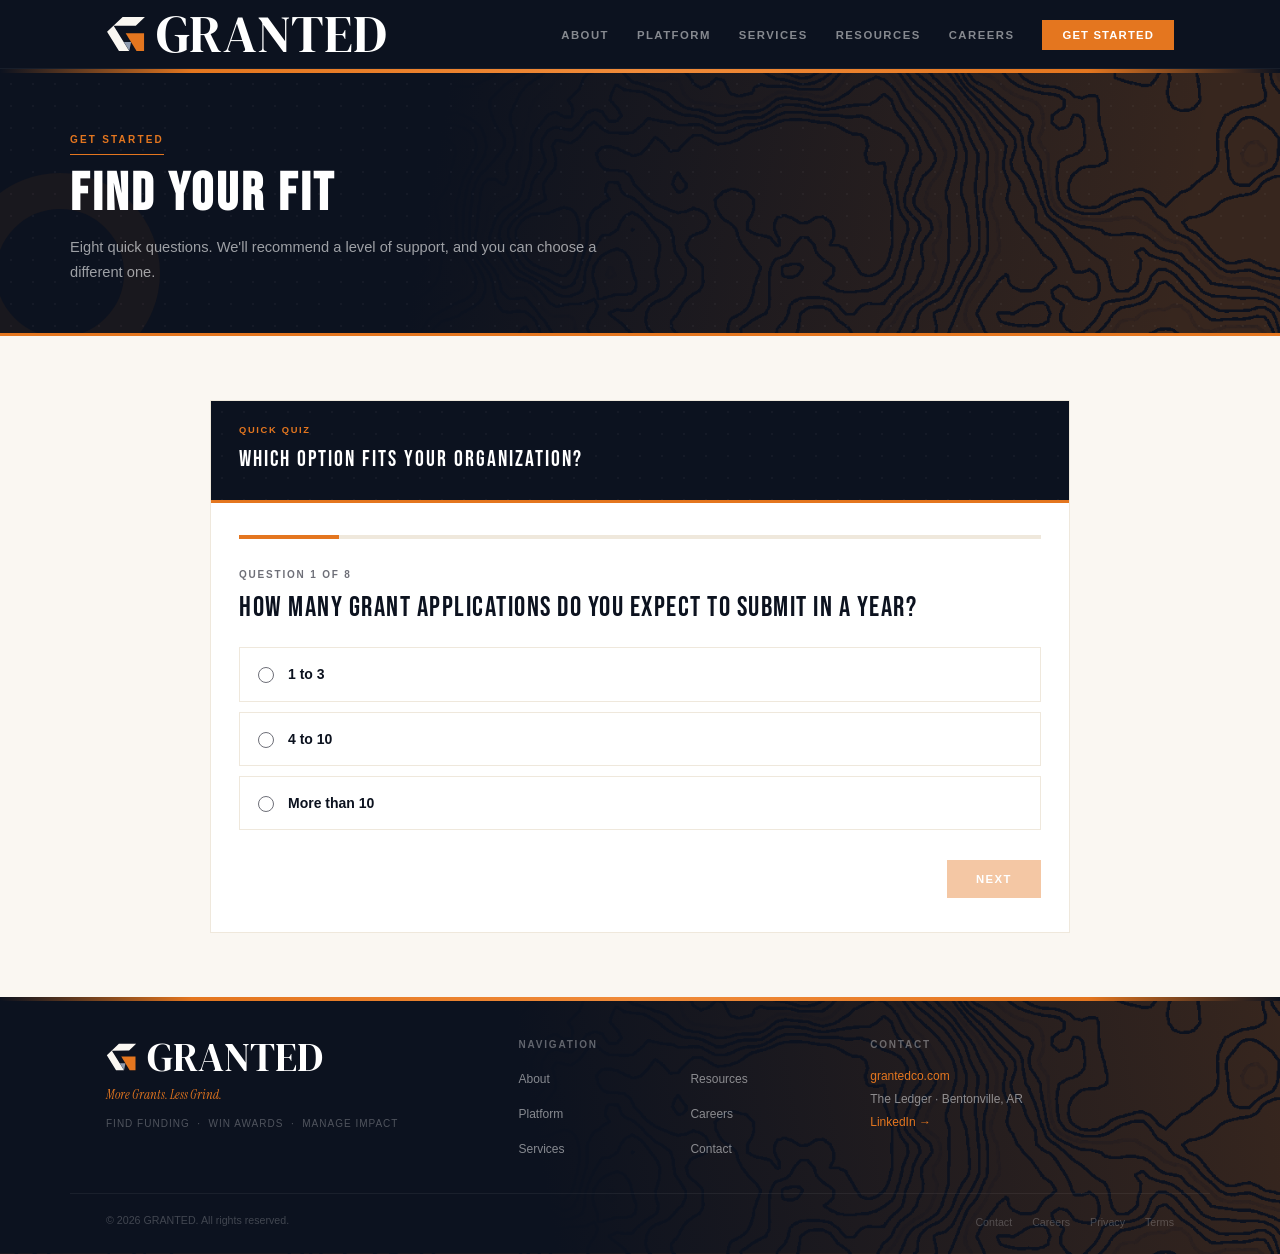
<file: recommend.html>
<!DOCTYPE html>
<html lang="en">
<head>
<meta charset="UTF-8"><meta name="viewport" content="width=device-width, initial-scale=1.0">
<title>Find Your Fit — GRANTED</title>
<meta name="description" content="Answer eight quick questions and we'll recommend the level of GRANTED support that fits your organization: Platform, Partner, or Enterprise.">
<link rel="stylesheet" href="style.css">
<link rel="icon" href="favicon.svg" type="image/svg+xml">
<link rel="icon" href="favicon-32.png" sizes="32x32" type="image/png">
<link rel="apple-touch-icon" href="apple-touch-icon.png">
<style>
.quiz-shell{background:var(--white);border:1px solid var(--border);max-width:53.75rem;margin:0 auto;overflow:hidden}
.quiz-head{background:var(--navy);padding:1.375rem 1.75rem;border-bottom:0.1875rem solid var(--orange);position:relative;overflow:hidden}
.quiz-head::before{content:'';position:absolute;inset:0;background-image:radial-gradient(circle,rgba(255,255,255,.035) 1px,transparent 1px);background-size:1.375rem 1.375rem;pointer-events:none}
.quiz-head-eye{font-size:7pt;font-weight:700;letter-spacing:.18em;text-transform:uppercase;color:var(--orange);margin-bottom:0.25rem;position:relative;z-index:2}
.quiz-head-title{font-family:'Bebas Neue',sans-serif;font-size:1.375rem;color:var(--white);letter-spacing:2px;position:relative;z-index:2}
.quiz-body{padding:2rem 1.75rem}
.progress{height:0.25rem;background:var(--gray-card);margin-bottom:1.75rem}
.progress-fill{height:100%;background:var(--orange);transition:width .3s ease}
.q-count{font-size:7.5pt;font-weight:700;letter-spacing:.18em;text-transform:uppercase;color:var(--muted);margin-bottom:0.625rem}
fieldset{border:none;min-width:0}
.q-text{font-family:'Bebas Neue',sans-serif;font-size:clamp(1.375rem,3vw,1.75rem);color:var(--navy);letter-spacing:1.5px;line-height:1.1;margin-bottom:0.375rem;display:block}
.q-text:focus{outline:none}
.q-hint{font-size:9.5pt;color:var(--muted);line-height:1.6;margin-bottom:1.125rem}
.opts{display:flex;flex-direction:column;gap:0.625rem;margin-top:1.125rem}
.opt,.tier-card{position:relative;display:flex;gap:0.875rem;align-items:flex-start;background:var(--white);border:1.5px solid var(--gray-card);padding:1rem 1.125rem;cursor:pointer;transition:border-color .2s,background .2s}
.opt:hover,.tier-card:hover{border-color:var(--orange)}
.opt input,.tier-card input{position:absolute;opacity:0;width:1px;height:1px}
.opt::before,.tier-card::before{content:'';flex-shrink:0;width:1rem;height:1rem;margin-top:0.1875rem;border-radius:50%;border:1.5px solid var(--muted);background:var(--white);transition:border-color .2s,box-shadow .2s,background .2s}
.opt:has(input:checked),.tier-card:has(input:checked){border-color:var(--orange);background:var(--orange-wash)}
.opt:has(input:checked)::before,.tier-card:has(input:checked)::before{border-color:var(--orange);background:var(--orange);box-shadow:inset 0 0 0 0.1875rem var(--white)}
.opt:has(input:focus-visible),.tier-card:has(input:focus-visible){outline:2px solid var(--navy);outline-offset:2px}
.opt-text{font-size:10.5pt;font-weight:700;color:var(--navy);line-height:1.45}
.opt-sub{display:block;font-size:9pt;font-weight:500;color:var(--ink-2);margin-top:2px}
.q-nav{display:flex;justify-content:space-between;align-items:center;gap:0.75rem;margin-top:1.75rem}
.btn[disabled],.btn[aria-disabled="true"]{opacity:.4;cursor:not-allowed}
.btn-text{background:none;border:none;font:inherit;font-size:8.5pt;font-weight:800;letter-spacing:.13em;text-transform:uppercase;color:var(--muted);cursor:pointer;padding:0.75rem 0.25rem}
.btn-text:hover{color:var(--orange)}
.btn-text[hidden]{display:block;visibility:hidden}
.res-lead{font-size:10.5pt;color:var(--ink-2);line-height:1.75;max-width:38.75rem;margin:0.5rem 0 1.375rem}
.res-lead strong{color:var(--navy);font-weight:800}
.tier-grid{display:grid;grid-template-columns:repeat(3,1fr);gap:0.75rem}
.tier-card{flex-direction:column;gap:0;padding:1.5rem 1.25rem 1.25rem}
.tier-card::before{position:absolute;top:1.125rem;right:1.125rem;margin:0}
.tier-badge{display:inline-block;align-self:flex-start;font-size:7pt;font-weight:800;letter-spacing:.14em;text-transform:uppercase;color:var(--white);background:var(--orange);padding:0.1875rem 0.5rem;margin-bottom:0.625rem}
.tier-name{font-family:'Bebas Neue',sans-serif;font-size:1.625rem;letter-spacing:2px;color:var(--navy);line-height:1;margin-bottom:0.375rem}
.tier-price{font-family:'Bebas Neue',sans-serif;font-size:2rem;letter-spacing:1px;color:var(--orange);line-height:1;margin-bottom:0.75rem}
.tier-price span{font-family:'Cabinet Grotesk',sans-serif;font-size:10pt;font-weight:500;color:var(--muted);letter-spacing:0}
.tier-price.is-custom{font-size:1.375rem}
.tier-blurb{font-size:9.5pt;color:var(--ink-2);line-height:1.7}
.res-note{font-size:9pt;color:var(--ink-2);line-height:1.65;margin-top:1rem;padding-left:0.75rem;border-left:2px solid var(--orange);max-width:42.5rem}
.res-note[hidden]{display:none}
.cta-panel[hidden]{display:none}
.cta-panel{margin-top:1.5rem;padding-top:1.5rem;border-top:1px solid var(--gray-card);display:flex;flex-wrap:wrap;align-items:center;gap:0.875rem 1.375rem}
.cta-secondary{font-size:9pt;font-weight:700;color:var(--orange-ink);text-decoration:underline;text-underline-offset:0.1875rem}
.cta-secondary:hover{color:var(--orange)}
.tier-wrap{position:relative;display:flex}
.tier-wrap .tier-card{flex:1;padding-bottom:3.25rem}
.tier-wrap .tier-toggle{position:absolute;left:1.25rem;bottom:1rem}
.tier-toggle{display:inline-flex;align-items:center;gap:0.375rem;padding:0.25rem 0;background:none;border:none;font:inherit;font-size:7.5pt;font-weight:800;letter-spacing:.14em;text-transform:uppercase;color:var(--orange-ink);cursor:pointer}
.tier-toggle:hover{color:var(--orange)}
.tier-toggle:focus-visible{outline:2px solid var(--navy);outline-offset:2px}
.plan-panel{display:grid;grid-template-columns:minmax(0,2fr) minmax(0,3fr);margin-top:1.25rem;border:1px solid var(--orange);border-top-width:0.1875rem;box-shadow:0 0.75rem 2rem rgba(12,18,31,.1);background:var(--white);scroll-margin-top:5rem}
.plan-panel[hidden]{display:none}
.pp-side{position:relative;overflow:hidden;background:var(--navy);color:var(--white);padding:1.75rem 1.5rem;display:flex;flex-direction:column;gap:1.25rem}
.pp-side::before{content:'';position:absolute;inset:0;background:url(contour-dark.png) center bottom/cover no-repeat;opacity:.18;pointer-events:none}
.pp-side>*{position:relative}
.pp-eye{font-size:7pt;font-weight:700;letter-spacing:.2em;text-transform:uppercase;color:var(--orange)}
.pp-eye::before{content:'';display:inline-block;width:0.375rem;height:0.375rem;background:var(--orange);margin-right:0.5rem}
.pp-name{font-family:'Bebas Neue',sans-serif;font-size:2.5rem;letter-spacing:2px;line-height:1;margin:0}
.pp-desc{font-size:9.5pt;line-height:1.7;color:rgba(255,255,255,.88)}
.pp-prices{margin-top:auto;display:flex;flex-direction:column}
.pp-price{display:flex;justify-content:space-between;align-items:center;gap:0.75rem;padding:0.875rem 1rem}
.pp-price-m{border:1px solid rgba(255,255,255,.22)}
.pp-price-a{background:var(--cream);color:var(--navy);border-top:0.1875rem solid var(--orange);align-items:flex-start}
.pp-plabel{font-weight:700;font-size:6.5pt;letter-spacing:.18em;text-transform:uppercase;opacity:.75}
.pp-amt{font-family:'Bebas Neue',sans-serif;font-size:1.875rem;letter-spacing:1px;line-height:1}
.pp-amt small{font-family:'Cabinet Grotesk',sans-serif;font-size:9pt;letter-spacing:0;opacity:.75;margin-left:0.125rem}
.pp-save{font-family:'Bebas Neue',sans-serif;font-size:1.5rem;letter-spacing:1px;color:var(--orange-ink);line-height:1}
.pp-note{display:block;font-size:7.5pt;color:var(--muted);margin-top:0.25rem;text-align:right}
.pp-price-a .pp-amt{text-align:right}
.pp-main{padding:1.75rem 1.5rem;display:flex;flex-direction:column;gap:1.25rem;min-width:0}
.pp-lists{display:grid;grid-template-columns:repeat(2,minmax(0,1fr));gap:1.5rem}
.pp-list-wrap{border-top:2px solid var(--navy)}
.pp-list{list-style:none;margin:0;padding:0}
.pp-list-label{font-weight:700;font-size:6.5pt;letter-spacing:.18em;text-transform:uppercase;color:var(--orange-ink);padding:0.625rem 0 0.375rem;border-bottom:1px solid var(--gray-card);margin:0}
.pp-list li{display:flex;align-items:center;gap:0.625rem;padding:0.5rem 0;border-bottom:1px solid var(--gray-card);font-size:9.5pt;color:var(--navy)}
.pp-list li::before{content:'✓';flex-shrink:0;width:1.125rem;height:1.125rem;border-radius:50%;background:var(--orange);color:var(--white);font-size:7.5pt;font-weight:800;display:inline-flex;align-items:center;justify-content:center}
.pp-list.is-ad li::before{content:'+';background:var(--white);color:var(--orange);border:1.5px solid var(--orange);font-size:9pt;line-height:1}
.pp-callouts{display:grid;grid-template-columns:repeat(auto-fit,minmax(13rem,1fr));background:var(--cream);border-left:3px solid var(--orange)}
.pp-callout{padding:0.875rem 1rem}
.pp-callout+.pp-callout{border-left:1px solid var(--gray-card)}
.pp-callout .pp-plabel{color:var(--orange-ink);opacity:1}
.pp-callout-title{font-family:'Bebas Neue',sans-serif;font-size:1.5rem;letter-spacing:1px;color:var(--orange-ink);line-height:1.1;margin:0.125rem 0}
.pp-callout p{font-size:8.5pt;line-height:1.6;color:var(--ink-2);margin:0.25rem 0 0}
.pp-scope-label{font-weight:700;font-size:6.5pt;letter-spacing:.18em;text-transform:uppercase;color:var(--orange-ink);padding:0.625rem 0;border-top:2px solid var(--navy);margin:0}
.pp-scope{display:grid;grid-template-columns:repeat(auto-fit,minmax(10rem,1fr));gap:0.75rem;list-style:none;margin:0;padding:0}
.pp-scope li{border-top:0.1875rem solid var(--orange);box-shadow:0 0.125rem 0.5rem rgba(12,18,31,.08);padding:0.875rem 0.875rem 1rem;font-size:9.5pt;line-height:1.5;color:var(--navy)}
.pp-scope li::before{content:'';display:block;width:0.375rem;height:0.375rem;background:var(--orange);margin-bottom:0.625rem}
.pp-pricebox{background:var(--cream);border-top:0.1875rem solid var(--orange);padding:0.875rem 1rem}
.pp-pricebox .pp-plabel{color:var(--muted);opacity:1}
.pp-pricebox-text{font-family:'Bebas Neue',sans-serif;font-size:1.75rem;letter-spacing:1px;line-height:1.05;color:var(--navy);margin:0.25rem 0 0}
.pp-pricebox-text span{color:var(--orange)}
.pp-cta{display:flex;flex-wrap:wrap;align-items:center;gap:0.875rem 1.375rem;margin-top:auto;padding-top:0.5rem}
.pp-foot{font-size:8.5pt;color:var(--muted)}
@media(max-width:860px){.plan-panel{grid-template-columns:1fr}.pp-prices{margin-top:0}}
@media(max-width:560px){.pp-lists{grid-template-columns:1fr}.pp-side,.pp-main{padding:1.5rem 1.125rem}.pp-callout+.pp-callout{border-left:0;border-top:1px solid var(--gray-card)}}
.noscript-msg{max-width:53.75rem;margin:0 auto;padding:1.5rem 1.75rem;background:var(--orange-wash);color:var(--ink-2);font-size:10.5pt;line-height:1.7}
.noscript-msg a{color:var(--orange-ink);font-weight:700;text-decoration:underline}
@media(max-width:860px){.tier-grid{grid-template-columns:1fr}}
@media(max-width:560px){.quiz-body{padding:1.5rem 1.125rem}.q-nav .btn{padding:0.75rem 1.25rem}}
@media(prefers-reduced-motion:reduce){.progress-fill{transition:none}}
</style>
</head>
<body>
<nav class="site-nav"><div class="nav-inner"><a href="index.html" class="nav-logo"><img class="g-mark" src="granted-mark-dark.svg" alt="GRANTED"><span class="nav-wordmark">GRANTED</span></a><button class="nav-toggle" aria-label="Toggle menu"><span></span><span></span><span></span></button><ul class="nav-links"><li><a href="about.html">About</a></li><li><a href="platform.html">Platform</a></li><li><a href="services.html">Services</a></li><li><a href="resources.html">Resources</a></li><li><a href="careers.html">Careers</a></li><li><a href="recommend.html" class="nav-cta">Get Started</a></li></ul></div></nav>
<div class="stripe"></div>
<div class="page-hero"><div class="page-hero-inner"><div class="page-eyebrow anim-1">Get Started</div><h1 class="page-title anim-2">Find Your Fit</h1><p class="page-subtitle anim-3">Eight quick questions. We'll recommend a level of support, and you can choose a different one.</p></div></div>

<div class="section">
  <div class="quiz-shell">
    <div class="quiz-head"><div class="quiz-head-eye" id="quiz-eye">Quick Quiz</div><div class="quiz-head-title" id="quiz-title">Which Option Fits Your Organization?</div></div>
    <div class="quiz-body" id="quiz-root">
      <noscript><div class="noscript-msg">The quiz needs JavaScript. You can <a href="https://calendar.app.google/HEknd3kJtuJavsZW7" target="_blank" rel="noopener">schedule a call</a> instead and we'll help you choose.</div></noscript>
    </div>
  </div>
</div>

<footer class="site-footer"><div class="stripe"></div><div class="footer-inner"><div class="footer-brand"><div class="footer-logo-row"><img class="g-mark-sm" src="granted-mark-dark.svg" alt="GRANTED"><div class="footer-wordmark">GRANTED</div></div><div class="footer-tagline">More Grants. Less Grind.</div><div class="footer-sub">Find Funding &nbsp;·&nbsp; Win Awards &nbsp;·&nbsp; Manage Impact</div></div><div><div class="footer-col-title">Navigation</div><ul class="footer-links"><li><a href="about.html">About</a></li><li><a href="platform.html">Platform</a></li><li><a href="services.html">Services</a></li><li><a href="resources.html">Resources</a></li><li><a href="careers.html">Careers</a></li><li><a href="contact.html">Contact</a></li></ul></div><div><div class="footer-col-title">Contact</div><div class="footer-contact-line"><a href="https://grantedco.com">grantedco.com</a><br>The Ledger · Bentonville, AR<br><a href="https://www.linkedin.com/company/grantedllc" target="_blank" rel="noopener">LinkedIn →</a></div></div></div><div class="footer-bottom"><div class="footer-copy">&copy; 2026 GRANTED. All rights reserved.</div><ul class="footer-sub-links"><li><a href="contact.html">Contact</a></li><li><a href="careers.html">Careers</a></li><li><a href="privacy.html">Privacy</a></li><li><a href="terms.html">Terms</a></li></ul></div></footer>
<script src="nav.js"></script>
<script>
/* ════════════════════════════════════════════════════════════════════
   QUIZ CONFIG — edit tiers, prices, links, and scoring weights here.
   Nothing below the "ENGINE" line needs to change for content edits.

   Scoring: each answer adds its `w` points to the listed tiers. Highest
   total wins. Ties go to the LOWER tier (order set by tierOrder, low → high).
   An option with `force: '<tier>'` overrides scoring and locks that tier
   as the recommendation (used for multi-entity → Enterprise).
   Users can still pick any tier on the results screen.
   ════════════════════════════════════════════════════════════════════ */
var CALENDAR_URL = 'https://calendar.app.google/HEknd3kJtuJavsZW7';
var SIGNUP_URL   = 'https://app.grantedco.com/signup';

var CONFIG = {
  tierOrder: ['platform', 'partner', 'enterprise'],   // lowest → highest; ties resolve to the earlier one

  tiers: {
    platform: {
      name: 'Platform',
      price: '$250', priceUnit: '/mo',
      blurb: 'Sign up and use IntellEngine, GRANTED\'s grant intelligence platform, on your own.',
      cta: { label: 'Sign Up for Platform', href: SIGNUP_URL },
      secondary: { label: 'Or schedule a call first', href: CALENDAR_URL, external: true }
    },
    partner: {
      name: 'Partner',
      price: '$5,000', priceUnit: '/mo',
      blurb: 'A fractional grants team embedded in your organization: proposal development, consortium strategy, and priority access.',
      cta: { label: 'Get Started With Partner', href: CALENDAR_URL, external: true }   // no Partner self-serve signup exists; swap href if one is added
    },
    enterprise: {
      name: 'Enterprise',
      price: 'Custom pricing', priceUnit: '',
      blurb: 'A custom engagement for organizations managing grants across multiple entities.',
      cta: { label: 'Schedule a Call', href: CALENDAR_URL, external: true }
    }
  },

  /* Expandable "plan details" panel on the results screen. Edit copy here.
     lists: [{ label, items[], ad: true → "+" icon instead of a check }]
     price: { monthly, annual, save, note } (omit for custom-scoped tiers)
     callouts: [{ label, title?, text }]   scope: [strings] (card grid) */
  details: {
    platform: {
      desc: 'Subscribe to IntellEngine, GRANTED\'s platform that continuously matches, scores, and surfaces grants against your profile, with GRANTED available on call whenever you need writing or strategy help.',
      lists: [
        { label: 'Included', items: ['Live grant alerts', 'Automated concept proposals', 'Grant pipeline CRM', 'AI Proposal Developer', '24/7 GrantBot support'] },
        { label: 'Free with annual subscription', items: ['Grant Strategy Report', '12-month grant forecast'] },
        { label: 'Available ad-hoc from GRANTED experts', ad: true, items: ['SME proposal review', 'Strategic grant advisory', 'Grant writing', 'Grant management'] }
      ],
      price: { monthly: '$250', annual: '$3,000', save: 'Free report + forecast', note: 'Paid up front for 12 months' },
      callouts: [
        { label: 'Expert help, as needed', text: 'Ad-hoc expert help for Platform subscribers is billed at $100/hr.' },
        { label: 'Annual subscription perk', text: 'Pay for the year up front and get the Grant Strategy Report and 12-month grant forecast at no additional cost.' }
      ]
    },
    partner: {
      desc: 'Engage GRANTED as your turnkey grants office and thought partner, guiding your full grant strategy from search through award.',
      lists: [
        { label: 'Included: IntellEngine Platform', items: ['Live grant alerts', 'Automated concept proposals', 'Grant pipeline CRM', 'AI Proposal Developer', '24/7 GrantBot support'] },
        { label: 'Included: GRANTED Experts', items: ['Grant Strategy Report', '12-month grant forecast', 'SME proposal review', 'Strategic grant advisory', 'Grant writing', 'Grant management'] }
      ],
      price: { monthly: '$5,000', annual: '$50,000', save: 'Save $10,000', note: 'With 12-month commitment' },
      callouts: [
        { label: 'Grant Strategy Report and forecast', title: 'Included', text: 'Included at no additional cost as part of Partner.' }
      ]
    },
    enterprise: {
      desc: 'Engage GRANTED to coordinate funding strategy across multiple entities, departments, or a shared regional effort — pursuing shared funding together with coordinated strategy, shared cost structures, and a single point of contact across every participating organization.',
      scopeLabel: 'Typical scope',
      scope: [
        'Joint funding strategy across multiple entities, counties, or departments',
        'Shared consortium applications coordinated across every partner organization',
        'Coordinated reporting and compliance across participating entities',
        'Centralized grants management for a regional effort'
      ],
      pricingLabel: 'Pricing',
      pricingText: ['Custom-scoped to fit.', ' Talk to us.'],
      footnote: 'Every Enterprise engagement is scoped with you before it starts.'
    }
  },

  // Shown on the results screen when a quiz answer locks the tier.
  forcedNote: 'Because you apply on behalf of multiple entities or departments, we recommend Enterprise.',
  // Shown when the selected tier's monthly price (minMonthly) is above the budget answer's budgetMax.
  budgetNotes: {
    platform: { minMonthly: 250,  text: 'Platform starts at $250/mo, which is above the budget you selected. Scheduling a call is a good way to talk through options.' },
    partner:  { minMonthly: 5000, text: 'Partner starts at $5,000/mo, which is above the budget you selected. Scheduling a call is a good way to talk through options.' }
  },

  questions: [
    { id: 'volume', text: 'How many grant applications do you expect to submit in a year?',
      options: [
        { label: '1 to 3',        w: { platform: 2 } },
        { label: '4 to 10',       w: { platform: 1, partner: 2 } },
        { label: 'More than 10',  w: { partner: 1, enterprise: 2 } }
      ] },
    { id: 'today', text: 'Who handles grants for your organization today?',
      options: [
        { label: 'No one. It happens ad hoc.',                      w: { platform: 1, partner: 2 } },
        { label: 'One staff member, alongside other duties',        w: { platform: 2, partner: 1 } },
        { label: 'A dedicated in-house grants team',                w: { platform: 2, enterprise: 1 } },
        { label: 'An outside consultant or firm',                   w: { partner: 2, enterprise: 1 } }
      ] },
    { id: 'help', text: 'What kind of help do you want?',
      options: [
        { label: 'Finding and tracking the right opportunities',    w: { platform: 3 } },
        { label: 'Writing and submitting proposals',                w: { partner: 3 } },
        { label: 'Funding strategy and positioning',                w: { partner: 2, enterprise: 1 } },
        { label: 'End to end: find, write, and manage',             w: { partner: 2, enterprise: 2 } }
      ] },
    { id: 'award', text: 'What is your typical target award size?',
      options: [
        { label: 'Under $100K',        w: { platform: 2 } },
        { label: '$100K to $500K',     w: { platform: 1, partner: 2 } },
        { label: '$500K to $2M',       w: { partner: 2, enterprise: 1 } },
        { label: 'Over $2M',           w: { partner: 1, enterprise: 3 } },
        { label: 'Not sure yet',       w: {} }
      ] },
    { id: 'funders', text: 'Where does most of your funding come from, or where do you want it to?',
      options: [
        { label: 'Mostly foundations and private funders',          w: { platform: 2 } },
        { label: 'Mostly state and local government',               w: { platform: 1, partner: 1 } },
        { label: 'Mostly federal agencies',                         w: { partner: 2, enterprise: 1 } },
        { label: 'A mix of federal, state, and private',            w: { partner: 1, enterprise: 2 } },
        { label: 'Not applicable / currently unfunded',             w: { platform: 1 } }
      ] },
    { id: 'postaward', text: 'How do you want to handle post-award management?',
      hint: 'Reporting, compliance, drawdowns, and closeout after you win.',
      options: [
        { label: 'We handle it ourselves',                          w: { platform: 2 } },
        { label: 'We need help with reporting',                     w: { partner: 2 } },
        { label: 'We need full compliance management',              w: { partner: 1, enterprise: 2 } },
        { label: 'Not sure yet',                                    w: {} }
      ] },
    { id: 'multi', text: 'Do you apply for grants on behalf of multiple entities?',
      hint: 'For example, several organizations, subsidiaries, member groups, clients, or separate departments or campuses that apply on their own. Answering yes recommends Enterprise.',
      options: [
        { label: 'Yes', force: 'enterprise', w: { enterprise: 3 } },
        { label: 'No',  w: { platform: 1 } }
      ] },
    { id: 'budget', text: 'What is your monthly budget for grant support?',
      options: [
        { label: 'Under $250',          w: { platform: 1 }, budgetMax: 249 },
        { label: '$250 to $1,000',      w: { platform: 2, partner: 1 }, budgetMax: 1000 },
        { label: '$1,000 to $5,000',    w: { partner: 3, enterprise: 1 }, budgetMax: 5000 },
        { label: 'More than $5,000',    w: { partner: 1, enterprise: 3 } }
      ] }
  ]
};

/* ═══════════════════════════ ENGINE ═══════════════════════════ */
(function () {
  var root = document.getElementById('quiz-root');
  var eye = document.getElementById('quiz-eye');
  var title = document.getElementById('quiz-title');
  var Q = CONFIG.questions;
  var answers = new Array(Q.length);   // chosen option index per question
  var step = 0;

  function el(tag, attrs, kids) {
    var n = document.createElement(tag);
    Object.keys(attrs || {}).forEach(function (k) {
      if (k === 'text') n.textContent = attrs[k];
      else if (k === 'class') n.className = attrs[k];
      else if (attrs[k] === true) n.setAttribute(k, '');
      else if (attrs[k] !== false && attrs[k] != null) n.setAttribute(k, attrs[k]);
    });
    (kids || []).forEach(function (c) { if (c) n.appendChild(c); });
    return n;
  }

  /* Highest total wins; strict ">" while walking low → high keeps ties on the lower tier.
     A forced option short-circuits scoring. */
  function recommend() {
    var scores = {}, forced = null;
    CONFIG.tierOrder.forEach(function (t) { scores[t] = 0; });
    Q.forEach(function (q, i) {
      var o = q.options[answers[i]];
      if (!o) return;
      if (o.force) forced = o.force;
      Object.keys(o.w || {}).forEach(function (t) { scores[t] += o.w[t]; });
    });
    if (forced) return { tier: forced, scores: scores, forced: true };
    var best = CONFIG.tierOrder[0];
    CONFIG.tierOrder.forEach(function (t) { if (scores[t] > scores[best]) best = t; });
    return { tier: best, scores: scores, forced: false };
  }

  function overBudget(tier) {
    var n = CONFIG.budgetNotes[tier];
    return !!n && Q.some(function (q, i) { var o = q.options[answers[i]]; return o && o.budgetMax != null && n.minMonthly > o.budgetMax; });
  }

  function linkAttrs(l) { return l.external ? { target: '_blank', rel: 'noopener' } : {}; }

  function focusTo(node) { node.setAttribute('tabindex', '-1'); node.focus({ preventScroll: false }); }

  /* ── Question screen ── */
  function renderQuestion() {
    var q = Q[step];
    eye.textContent = 'Quick Quiz';
    title.textContent = 'Which Option Fits Your Organization?';
    root.textContent = '';

    root.appendChild(el('div', { class: 'progress', role: 'progressbar', 'aria-valuemin': 1, 'aria-valuemax': Q.length, 'aria-valuenow': step + 1, 'aria-label': 'Quiz progress' },
      [el('div', { class: 'progress-fill', style: 'width:' + (((step + 1) / Q.length) * 100) + '%' })]));
    root.appendChild(el('div', { class: 'q-count', text: 'Question ' + (step + 1) + ' of ' + Q.length, 'aria-live': 'polite' }));

    var legend = el('legend', { class: 'q-text', text: q.text });
    var fs = el('fieldset', {}, [legend]);
    if (q.hint) fs.appendChild(el('p', { class: 'q-hint', text: q.hint }));
    var opts = el('div', { class: 'opts' });
    q.options.forEach(function (o, i) {
      var input = el('input', { type: 'radio', name: q.id, value: i, checked: answers[step] === i });
      input.addEventListener('change', function () { answers[step] = i; next.disabled = false; });
      opts.appendChild(el('label', { class: 'opt' }, [input, el('span', { class: 'opt-text', text: o.label })]));
    });
    fs.appendChild(opts);
    root.appendChild(fs);

    var back = el('button', { type: 'button', class: 'btn-text', text: '← Back', hidden: step === 0 });
    back.addEventListener('click', function () { step--; renderQuestion(); focusTo(legend2()); });
    var next = el('button', { type: 'button', class: 'btn btn-orange', text: step === Q.length - 1 ? 'See My Recommendation' : 'Next', disabled: answers[step] == null });
    next.addEventListener('click', function () {
      if (answers[step] == null) return;
      if (step < Q.length - 1) { step++; renderQuestion(); focusTo(legend2()); }
      else { renderResults(); }
    });
    root.appendChild(el('div', { class: 'q-nav' }, [back, next]));

    function legend2() { return root.querySelector('legend'); }
  }

  /* ── Results screen ── */
  function renderResults() {
    var rec = recommend();
    var selected = rec.tier;       // user may override below
    eye.textContent = 'Your Result';
    title.textContent = 'Our Recommendation';
    root.textContent = '';

    var heading = el('h2', { class: 'q-text', text: CONFIG.tiers[rec.tier].name });
    root.appendChild(heading);
    root.appendChild(el('p', { class: 'res-lead' }, [
      document.createTextNode('Based on your answers, we recommend '),
      el('strong', { text: CONFIG.tiers[rec.tier].name }),
      document.createTextNode('. Choose a different option below if another fits better.')
    ]));

    var open = true;               // plan-details panel open? (starts open on the selected tier)
    var toggles = {};
    var grid = el('div', { class: 'tier-grid', role: 'radiogroup', 'aria-label': 'Choose your option' });
    CONFIG.tierOrder.forEach(function (t) {
      var d = CONFIG.tiers[t];
      var input = el('input', { type: 'radio', name: 'tier', value: t, checked: t === selected });
      input.addEventListener('change', function () { selected = t; open = true; update(true); });
      var price = el('div', { class: 'tier-price' + (d.priceUnit ? '' : ' is-custom') }, [document.createTextNode(d.price)]);
      if (d.priceUnit) price.appendChild(el('span', { text: d.priceUnit }));
      var hasDetails = !!CONFIG.details[t];
      var tog = null;
      if (hasDetails) {
        tog = el('button', { type: 'button', class: 'tier-toggle', 'aria-controls': 'plan-panel' });
        tog.addEventListener('click', function () {
          if (selected === t) { open = !open; }
          else { selected = t; open = true; input.checked = true; }
          update(true);
        });
        toggles[t] = tog;
      }
      grid.appendChild(el('div', { class: 'tier-wrap' }, [
        el('label', { class: 'tier-card' }, [
          input,
          t === rec.tier ? el('span', { class: 'tier-badge', text: 'Recommended' }) : null,
          el('div', { class: 'tier-name', text: d.name }),
          price,
          el('p', { class: 'tier-blurb', text: d.blurb })
        ]),
        tog
      ]));
    });
    root.appendChild(grid);

    var panel = el('section', { class: 'plan-panel', id: 'plan-panel' });
    root.appendChild(panel);
    var note = el('p', { class: 'res-note', 'aria-live': 'polite', hidden: true });
    root.appendChild(note);
    var ctaPanel = el('div', { class: 'cta-panel' });
    root.appendChild(ctaPanel);

    function ctaNodes(d) {
      var nodes = [el('a', Object.assign({ class: 'btn btn-orange', href: d.cta.href, text: d.cta.label }, linkAttrs(d.cta)))];
      if (d.secondary) nodes.push(el('a', Object.assign({ class: 'cta-secondary', href: d.secondary.href, text: d.secondary.label }, linkAttrs(d.secondary))));
      return nodes;
    }

    function priceRows(p) {
      return el('div', { class: 'pp-prices' }, [
        el('div', { class: 'pp-price pp-price-m' }, [
          el('span', { class: 'pp-plabel', text: 'Monthly' }),
          el('span', { class: 'pp-amt' }, [document.createTextNode(p.monthly), el('small', { text: '/mo' })])
        ]),
        el('div', { class: 'pp-price pp-price-a' }, [
          el('div', {}, [el('div', { class: 'pp-plabel', text: 'Annual' }), el('div', { class: 'pp-save', text: p.save })]),
          el('div', {}, [
            el('div', { class: 'pp-amt' }, [document.createTextNode(p.annual), el('small', { text: '/yr' })]),
            el('span', { class: 'pp-note', text: p.note })
          ])
        ])
      ]);
    }

    function buildPanel(t) {
      var d = CONFIG.tiers[t], x = CONFIG.details[t];
      var side = [
        el('div', { class: 'pp-eye', text: 'Plan Details' }),
        el('h3', { class: 'pp-name', text: d.name }),
        el('p', { class: 'pp-desc', text: x.desc })
      ];
      var main = [];
      if (x.price) side.push(priceRows(x.price));
      if (x.pricingText) {
        side.push(el('div', { class: 'pp-prices' }, [el('div', { class: 'pp-pricebox' }, [
          el('div', { class: 'pp-plabel', text: x.pricingLabel }),
          el('p', { class: 'pp-pricebox-text' }, [document.createTextNode(x.pricingText[0]), el('span', { text: x.pricingText[1] })])
        ])]));
      }
      if (x.lists) {
        main.push(el('div', { class: 'pp-lists' }, x.lists.map(function (l) {
          return el('div', { class: 'pp-list-wrap' }, [
            el('p', { class: 'pp-list-label', text: l.label }),
            el('ul', { class: 'pp-list' + (l.ad ? ' is-ad' : '') }, l.items.map(function (i) { return el('li', { text: i }); }))
          ]);
        })));
      }
      if (x.scope) {
        main.push(el('div', {}, [
          el('p', { class: 'pp-scope-label', text: x.scopeLabel }),
          el('ul', { class: 'pp-scope' }, x.scope.map(function (s) { return el('li', { text: s }); }))
        ]));
      }
      if (x.callouts) {
        main.push(el('div', { class: 'pp-callouts' }, x.callouts.map(function (c) {
          return el('div', { class: 'pp-callout' }, [
            el('div', { class: 'pp-plabel', text: c.label }),
            c.title ? el('div', { class: 'pp-callout-title', text: c.title }) : null,
            el('p', { text: c.text })
          ]);
        })));
      }
      var cta = ctaNodes(d);
      if (x.footnote) cta.push(el('span', { class: 'pp-foot', text: x.footnote }));
      main.push(el('div', { class: 'pp-cta' }, cta));
      panel.setAttribute('aria-label', d.name + ' plan details');
      panel.appendChild(el('div', { class: 'pp-side' }, side));
      panel.appendChild(el('div', { class: 'pp-main' }, main));
    }

    var restart = el('button', { type: 'button', class: 'btn-text', text: 'Start Over' });
    restart.addEventListener('click', function () { answers = new Array(Q.length); step = 0; renderQuestion(); focusTo(root.querySelector('legend')); });
    var edit = el('button', { type: 'button', class: 'btn-text', text: '← Change My Answers' });
    edit.addEventListener('click', function () { step = Q.length - 1; renderQuestion(); focusTo(root.querySelector('legend')); });
    root.appendChild(el('div', { class: 'q-nav' }, [edit, restart]));

    function update(userAction) {
      var d = CONFIG.tiers[selected];
      var showPanel = open && !!CONFIG.details[selected];   // a tier with no details entry just shows its CTA
      CONFIG.tierOrder.forEach(function (t) {
        if (!toggles[t]) return;
        var isOpen = selected === t && showPanel;
        toggles[t].textContent = isOpen ? 'Hide plan details ↑' : 'View plan details ↓';
        toggles[t].setAttribute('aria-expanded', isOpen ? 'true' : 'false');
      });
      panel.textContent = '';
      panel.hidden = !showPanel;
      if (showPanel) buildPanel(selected);
      // The panel carries its own CTA; show the standalone one only while the panel is collapsed.
      ctaPanel.textContent = '';
      ctaPanel.hidden = showPanel;
      if (!showPanel) ctaNodes(d).forEach(function (n) { ctaPanel.appendChild(n); });

      var msg = '';
      if (selected !== rec.tier) {
        msg = 'Our quiz recommended ' + CONFIG.tiers[rec.tier].name + ', and you\'ve selected ' + d.name + '.';
      } else if (rec.forced) {
        msg = CONFIG.forcedNote;
      }
      if (overBudget(selected)) msg += (msg ? ' ' : '') + CONFIG.budgetNotes[selected].text;
      note.textContent = msg;
      note.hidden = !msg;
      // Stacked (mobile) layout: the panel sits below all three tiles, so bring it into view.
      if (userAction && showPanel && window.matchMedia('(max-width:860px)').matches) {
        var calm = window.matchMedia('(prefers-reduced-motion:reduce)').matches;
        panel.scrollIntoView({ behavior: calm ? 'auto' : 'smooth', block: 'start' });
      }
    }
    update();
    focusTo(heading);
  }

  renderQuestion();
})();
</script>
</body></html>
</file>
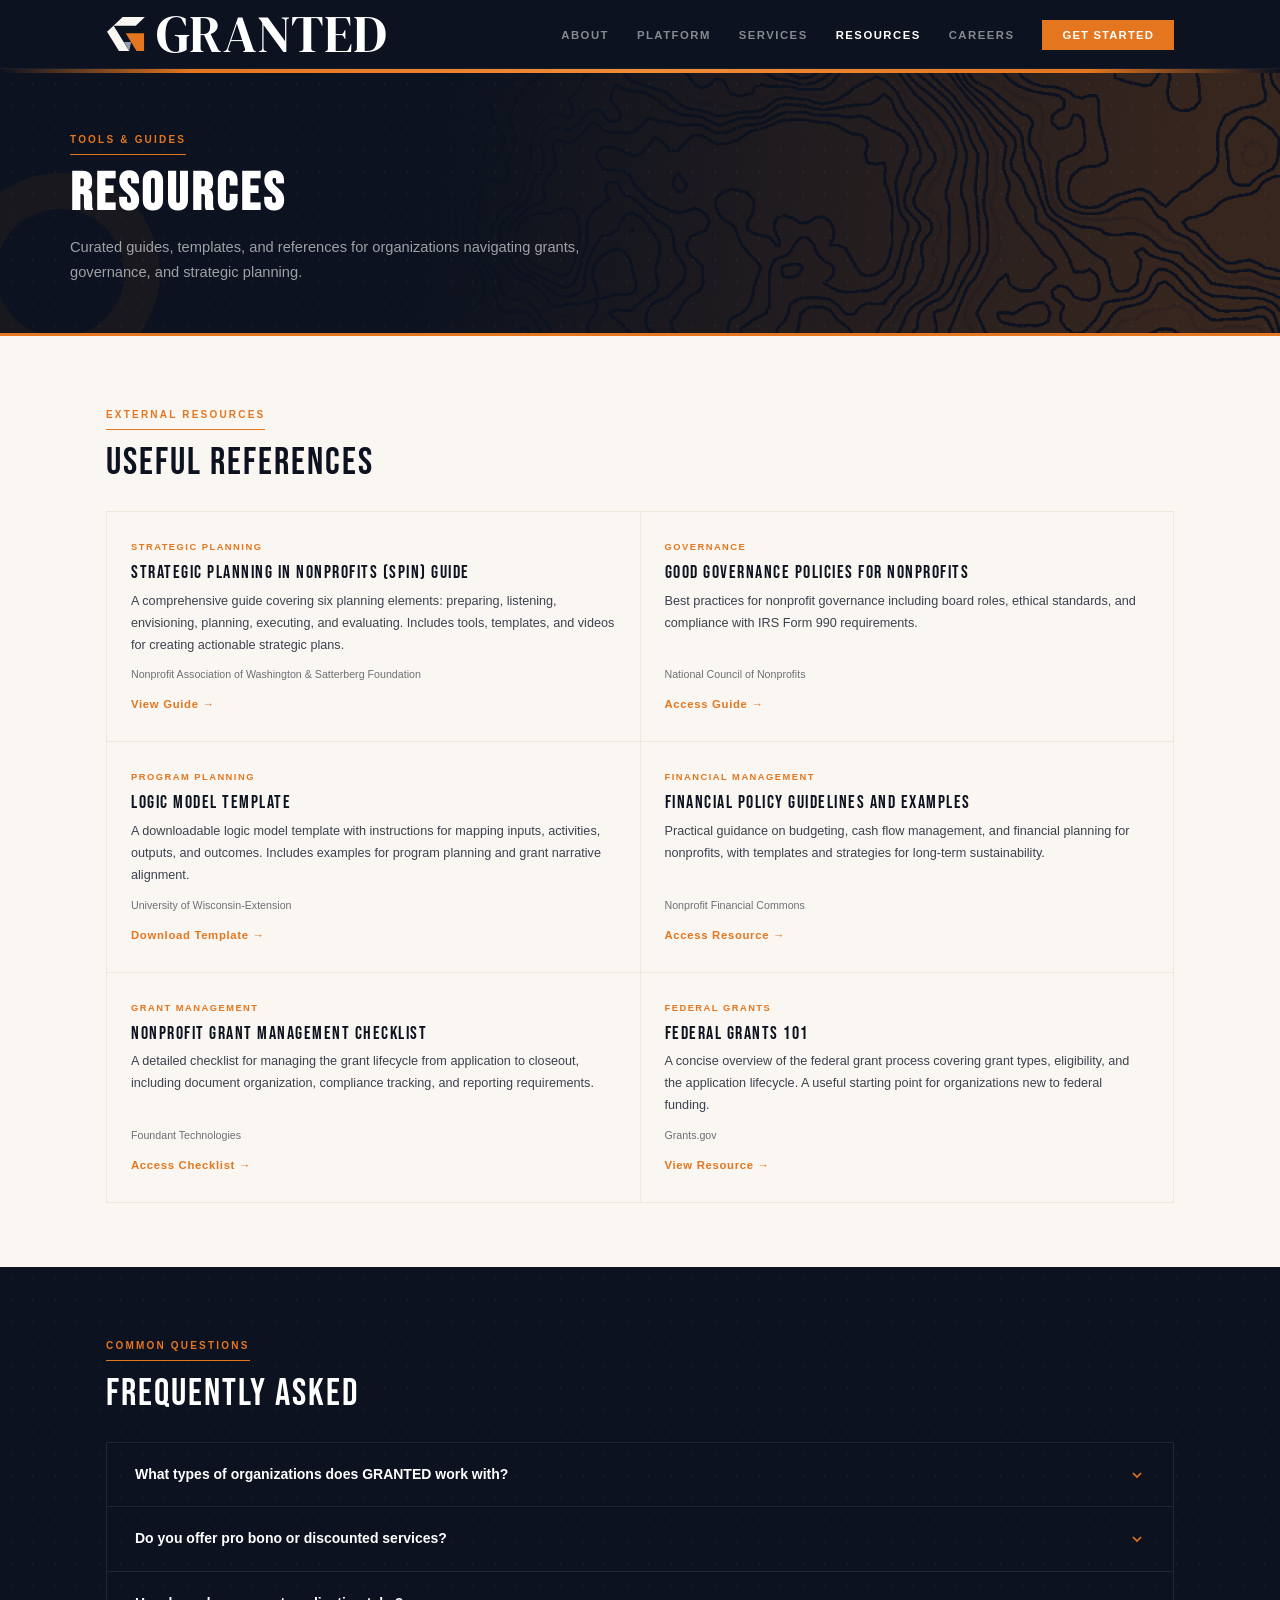
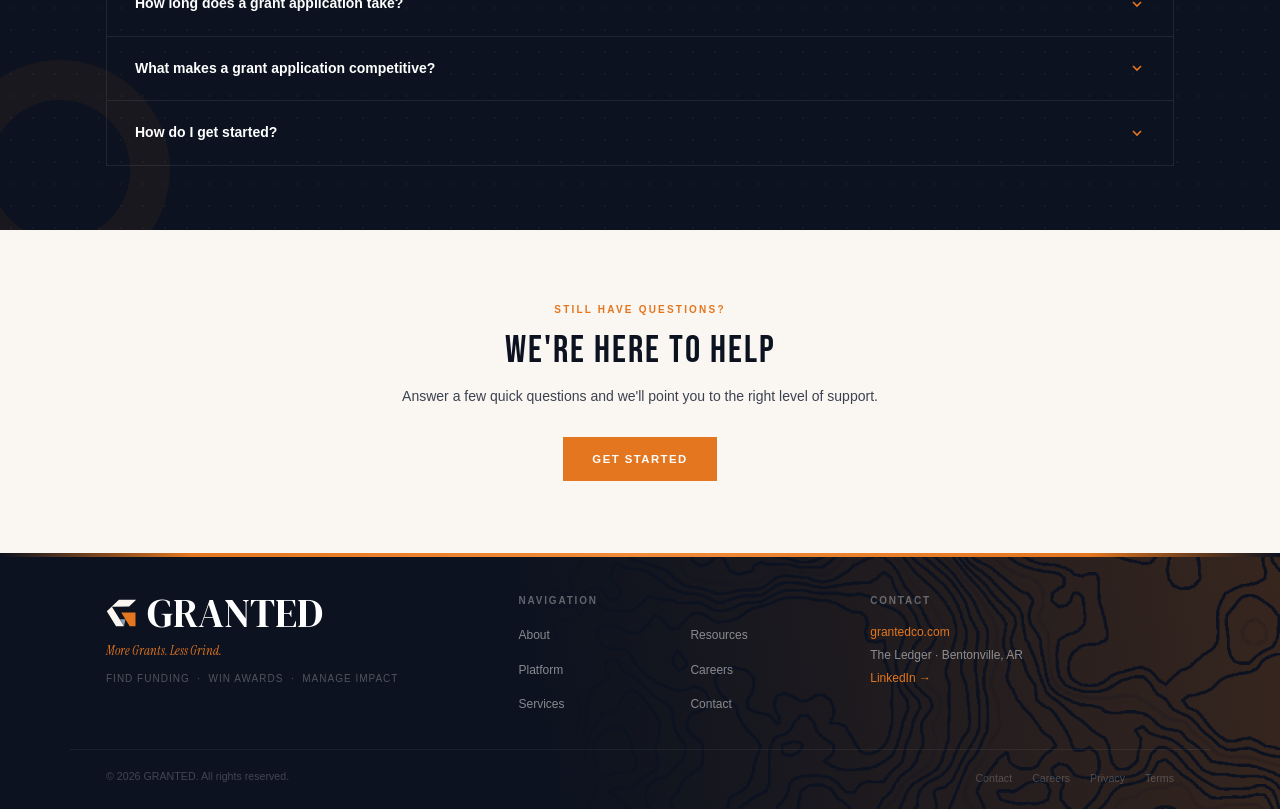
<file: resources.html>
<!DOCTYPE html>
<html lang="en">
<head>
<meta charset="UTF-8"><meta name="viewport" content="width=device-width, initial-scale=1.0">
<title>Resources — GRANTED</title>
<meta name="description" content="Curated guides, templates, and references for organizations navigating grants, governance, and strategic planning.">
<link rel="stylesheet" href="style.css">
<link rel="icon" href="favicon.svg" type="image/svg+xml">
<link rel="icon" href="favicon-32.png" sizes="32x32" type="image/png">
<link rel="apple-touch-icon" href="apple-touch-icon.png">
<style>
.res-grid{display:grid;grid-template-columns:1fr 1fr;gap:1px;background:var(--border);border:1px solid var(--border);margin-top:1.75rem}
.res-card{background:var(--cream);padding:1.75rem 1.5rem;display:flex;flex-direction:column;gap:0.5rem;transition:background .2s}
.res-card:hover{background:var(--gray-card)}
.res-tag{font-size:7pt;font-weight:700;letter-spacing:.16em;text-transform:uppercase;color:var(--orange)}
.res-title{font-family:'Bebas Neue',sans-serif;font-size:1.125rem;color:var(--navy);letter-spacing:1.5px;line-height:1.1}
.res-body{font-size:9.5pt;color:var(--ink-2);line-height:1.72;flex:1}
.res-source{font-size:8pt;color:var(--muted);margin-top:2px}
.res-link{font-size:8.5pt;font-weight:700;color:var(--orange);letter-spacing:.06em;margin-top:0.25rem;display:inline-block;transition:opacity .2s}
.res-link:hover{opacity:.75}
.faq-list{display:flex;flex-direction:column;border:1px solid rgba(255,255,255,.08);margin-top:1.75rem}
.faq-item{border-bottom:1px solid rgba(255,255,255,.08)}
.faq-item:last-child{border-bottom:none}
.faq-btn{width:100%;text-align:left;background:none;border:none;cursor:pointer;padding:1.375rem 1.75rem;display:flex;justify-content:space-between;align-items:center;gap:1rem}
.faq-btn:hover{background:rgba(255,255,255,.03)}
.faq-q{font-size:10.5pt;font-weight:800;color:var(--white);text-align:left;line-height:1.4}
.faq-chev{width:1rem;height:1rem;flex-shrink:0;color:var(--orange);transition:transform .2s}
.faq-item.open .faq-chev{transform:rotate(180deg)}
.faq-ans{display:none;padding:0 1.75rem 1.375rem;font-size:9.5pt;color:rgba(255,255,255,.6);line-height:1.8}
.faq-ans a{color:var(--orange)}
.faq-item.open .faq-ans{display:block}
@media(max-width:768px){.res-grid{grid-template-columns:1fr}}
</style>
</head>
<body>
<nav class="site-nav"><div class="nav-inner"><a href="index.html" class="nav-logo"><img class="g-mark" src="granted-mark-dark.svg" alt="GRANTED"><span class="nav-wordmark">GRANTED</span></a><button class="nav-toggle" aria-label="Toggle menu"><span></span><span></span><span></span></button><ul class="nav-links"><li><a href="about.html">About</a></li><li><a href="platform.html">Platform</a></li><li><a href="services.html">Services</a></li><li><a href="resources.html">Resources</a></li><li><a href="careers.html">Careers</a></li><li><a href="recommend.html" class="nav-cta">Get Started</a></li></ul></div></nav>
<div class="stripe"></div>
<div class="page-hero"><div class="page-hero-inner"><div class="page-eyebrow anim-1">Tools &amp; Guides</div><h1 class="page-title anim-2">Resources</h1><p class="page-subtitle anim-3">Curated guides, templates, and references for organizations navigating grants, governance, and strategic planning.</p></div></div>

<div class="section">
  <div class="sec-label reveal">External Resources</div>
  <div class="sec-title reveal d1">Useful References</div>
  <div class="res-grid">
    <div class="res-card"><div class="res-tag">Strategic Planning</div><div class="res-title">Strategic Planning in Nonprofits (SPiN) Guide</div><p class="res-body">A comprehensive guide covering six planning elements: preparing, listening, envisioning, planning, executing, and evaluating. Includes tools, templates, and videos for creating actionable strategic plans.</p><div class="res-source">Nonprofit Association of Washington &amp; Satterberg Foundation</div><a href="https://nonprofitwa.org/download/strategic-planning-in-nonprofit-guide/" target="_blank" rel="noopener" class="res-link">View Guide →</a></div>
    <div class="res-card"><div class="res-tag">Governance</div><div class="res-title">Good Governance Policies for Nonprofits</div><p class="res-body">Best practices for nonprofit governance including board roles, ethical standards, and compliance with IRS Form 990 requirements.</p><div class="res-source">National Council of Nonprofits</div><a href="https://www.councilofnonprofits.org/running-nonprofit/governance-leadership/good-governance-policies-nonprofits" target="_blank" rel="noopener" class="res-link">Access Guide →</a></div>
    <div class="res-card"><div class="res-tag">Program Planning</div><div class="res-title">Logic Model Template</div><p class="res-body">A downloadable logic model template with instructions for mapping inputs, activities, outputs, and outcomes. Includes examples for program planning and grant narrative alignment.</p><div class="res-source">University of Wisconsin-Extension</div><a href="https://fyi.extension.wisc.edu/programdevelopment/files/2016/03/lmguidecomplete.pdf" target="_blank" rel="noopener" class="res-link">Download Template →</a></div>
    <div class="res-card"><div class="res-tag">Financial Management</div><div class="res-title">Financial Policy Guidelines and Examples</div><p class="res-body">Practical guidance on budgeting, cash flow management, and financial planning for nonprofits, with templates and strategies for long-term sustainability.</p><div class="res-source">Nonprofit Financial Commons</div><a href="https://nonprofitfinancials.org/resources/financial-policy-guidelines-and-example/" target="_blank" rel="noopener" class="res-link">Access Resource →</a></div>
    <div class="res-card"><div class="res-tag">Grant Management</div><div class="res-title">Nonprofit Grant Management Checklist</div><p class="res-body">A detailed checklist for managing the grant lifecycle from application to closeout, including document organization, compliance tracking, and reporting requirements.</p><div class="res-source">Foundant Technologies</div><a href="https://resources.foundant.com/nonprofit-grant-management-checklist" target="_blank" rel="noopener" class="res-link">Access Checklist →</a></div>
    <div class="res-card"><div class="res-tag">Federal Grants</div><div class="res-title">Federal Grants 101</div><p class="res-body">A concise overview of the federal grant process covering grant types, eligibility, and the application lifecycle. A useful starting point for organizations new to federal funding.</p><div class="res-source">Grants.gov</div><a href="https://www.grants.gov/learn-grants/grants-101" target="_blank" rel="noopener" class="res-link">View Resource →</a></div>
  </div>
</div>

<div class="dark-band">
  <div class="dark-band-inner">
    <div class="sec-label" style="color:var(--orange);border-color:var(--orange)">Common Questions</div>
    <div class="sec-title" style="color:var(--white);margin-bottom:1.75rem">Frequently Asked</div>
    <div class="faq-list">
      <div class="faq-item"><button class="faq-btn"><span class="faq-q">What types of organizations does GRANTED work with?</span><svg class="faq-chev" viewBox="0 0 24 24" fill="none" stroke="currentColor" stroke-width="2.5"><path d="M6 9l6 6 6-6"/></svg></button><div class="faq-ans">We work with nonprofits, local governments, community colleges, regional health systems, and small businesses. If your organization is pursuing grant funding and needs a strategic partner, we're built for that.</div></div>
      <div class="faq-item"><button class="faq-btn"><span class="faq-q">Do you offer pro bono or discounted services?</span><svg class="faq-chev" viewBox="0 0 24 24" fill="none" stroke="currentColor" stroke-width="2.5"><path d="M6 9l6 6 6-6"/></svg></button><div class="faq-ans">Depending on availability and alignment, we occasionally offer scaled-down engagements for qualifying early-stage organizations. Reach out directly to discuss what makes sense for your situation.</div></div>
      <div class="faq-item"><button class="faq-btn"><span class="faq-q">How long does a grant application take?</span><svg class="faq-chev" viewBox="0 0 24 24" fill="none" stroke="currentColor" stroke-width="2.5"><path d="M6 9l6 6 6-6"/></svg></button><div class="faq-ans">Timelines vary by grant complexity. For Partner and Enterprise clients, most federal applications take two to six weeks from engagement to submission, and we discuss specific timelines up front and build around your deadlines.</div></div>
      <div class="faq-item"><button class="faq-btn"><span class="faq-q">What makes a grant application competitive?</span><svg class="faq-chev" viewBox="0 0 24 24" fill="none" stroke="currentColor" stroke-width="2.5"><path d="M6 9l6 6 6-6"/></svg></button><div class="faq-ans">A competitive application is built around what reviewers actually score — not boilerplate. That means a clear, funder-aligned narrative, an accurate and defensible budget, strong evidence of organizational capacity, and documentation that holds up to compliance review.</div></div>
      <div class="faq-item"><button class="faq-btn"><span class="faq-q">How do I get started?</span><svg class="faq-chev" viewBox="0 0 24 24" fill="none" stroke="currentColor" stroke-width="2.5"><path d="M6 9l6 6 6-6"/></svg></button><div class="faq-ans">Take our <a href="recommend.html">short quiz</a> to see which level of support fits, or <a href="https://calendar.app.google/HEknd3kJtuJavsZW7" target="_blank" rel="noopener">schedule a call</a> to talk it through.</div></div>
    </div>
  </div>
</div>

<div class="section" style="text-align:center;padding-top:4.5rem;padding-bottom:4.5rem">
  <div class="sec-label" style="display:block;text-align:center;border-bottom:none;padding-bottom:0;margin-bottom:0.875rem">Still Have Questions?</div>
  <div class="sec-title" style="text-align:center;margin-bottom:0.875rem">We're Here to Help</div>
  <p class="sec-body" style="margin:0 auto 1.75rem;text-align:center">Answer a few quick questions and we'll point you to the right level of support.</p>
  <div style="display:flex;gap:0.75rem;justify-content:center;flex-wrap:wrap">
    <a href="recommend.html" class="btn btn-orange">Get Started</a>
  </div>
</div>

<footer class="site-footer"><div class="stripe"></div><div class="footer-inner"><div class="footer-brand"><div class="footer-logo-row"><img class="g-mark-sm" src="granted-mark-dark.svg" alt="GRANTED"><div class="footer-wordmark">GRANTED</div></div><div class="footer-tagline">More Grants. Less Grind.</div><div class="footer-sub">Find Funding &nbsp;·&nbsp; Win Awards &nbsp;·&nbsp; Manage Impact</div></div><div><div class="footer-col-title">Navigation</div><ul class="footer-links"><li><a href="about.html">About</a></li><li><a href="platform.html">Platform</a></li><li><a href="services.html">Services</a></li><li><a href="resources.html">Resources</a></li><li><a href="careers.html">Careers</a></li><li><a href="contact.html">Contact</a></li></ul></div><div><div class="footer-col-title">Contact</div><div class="footer-contact-line"><a href="https://grantedco.com">grantedco.com</a><br>The Ledger · Bentonville, AR<br><a href="https://www.linkedin.com/company/grantedllc" target="_blank" rel="noopener">LinkedIn →</a></div></div></div><div class="footer-bottom"><div class="footer-copy">&copy; 2026 GRANTED. All rights reserved.</div><ul class="footer-sub-links"><li><a href="contact.html">Contact</a></li><li><a href="careers.html">Careers</a></li><li><a href="privacy.html">Privacy</a></li><li><a href="terms.html">Terms</a></li></ul></div></footer>
<script src="nav.js"></script>
<script>document.querySelectorAll('.faq-btn').forEach(function(b){b.addEventListener('click',function(){var i=b.closest('.faq-item'),w=i.classList.contains('open');document.querySelectorAll('.faq-item').forEach(function(x){x.classList.remove('open')});if(!w)i.classList.add('open')})});</script>
</body></html>
</file>
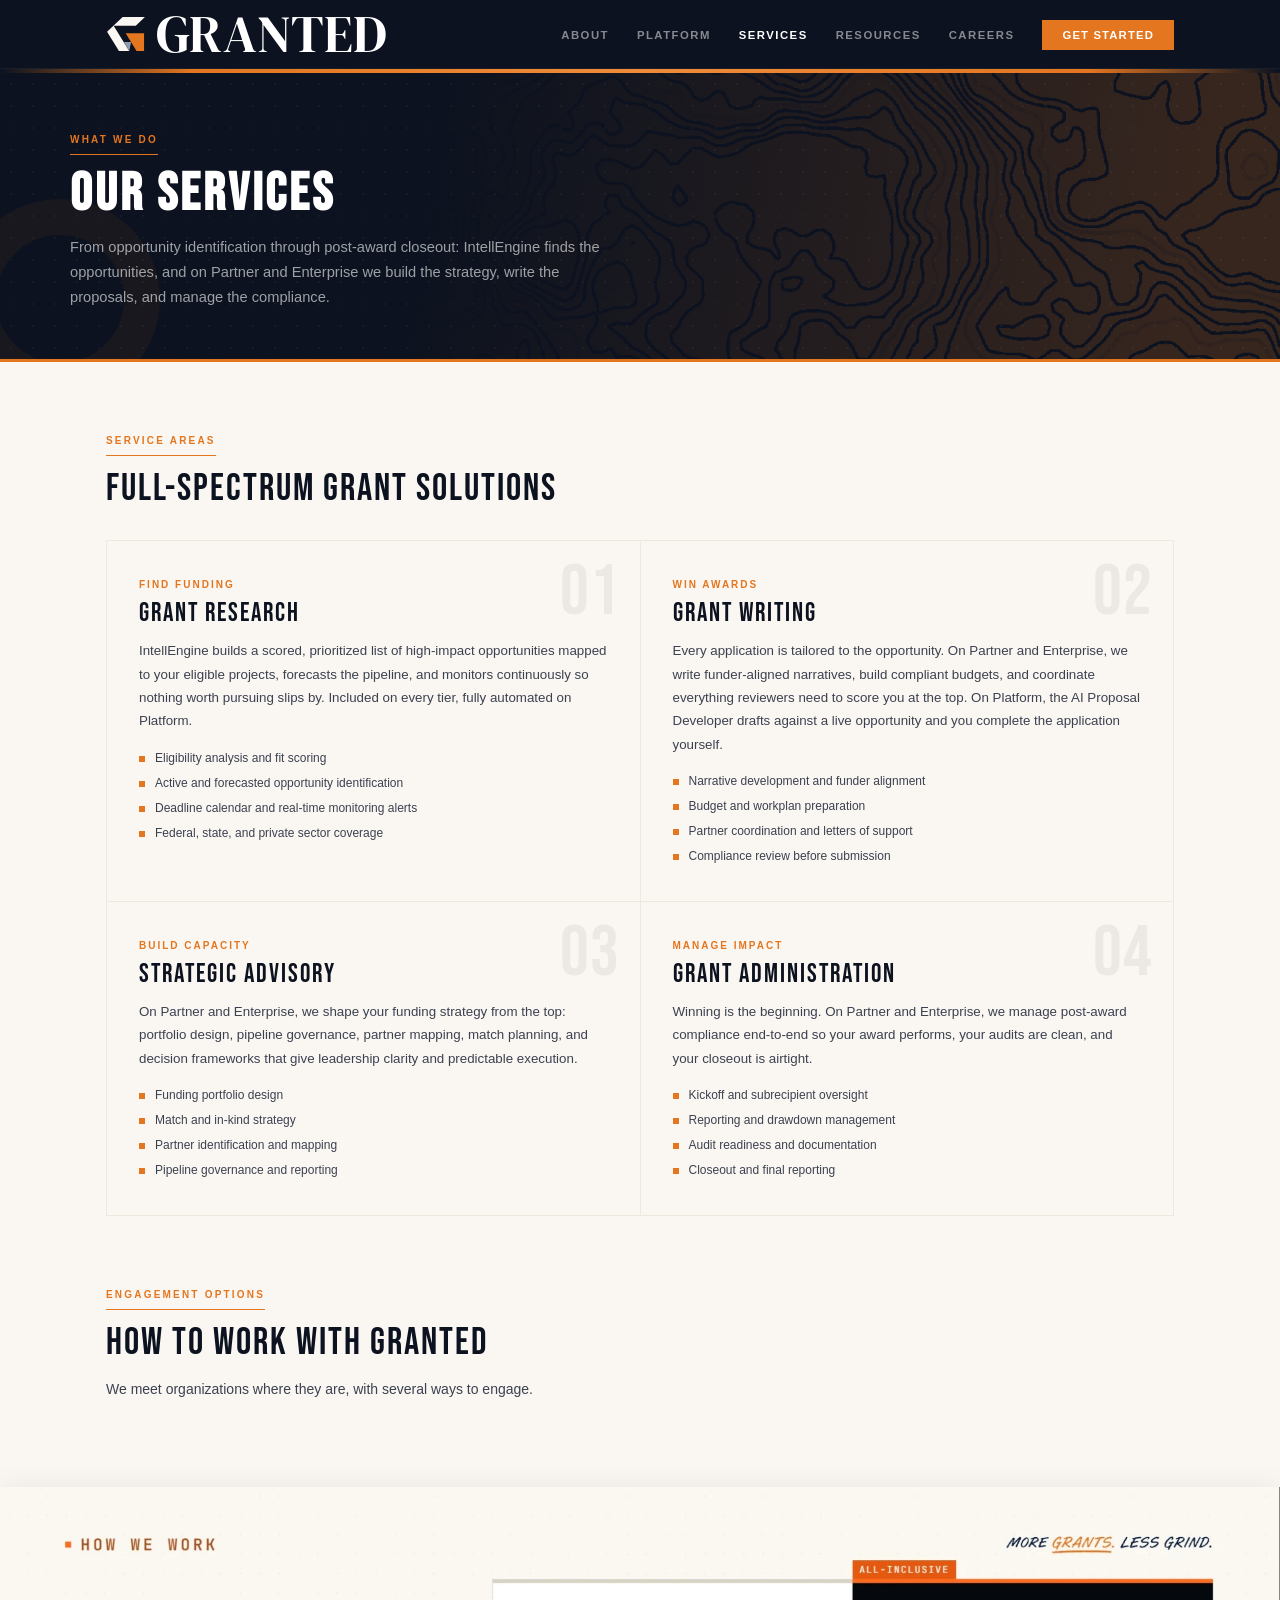
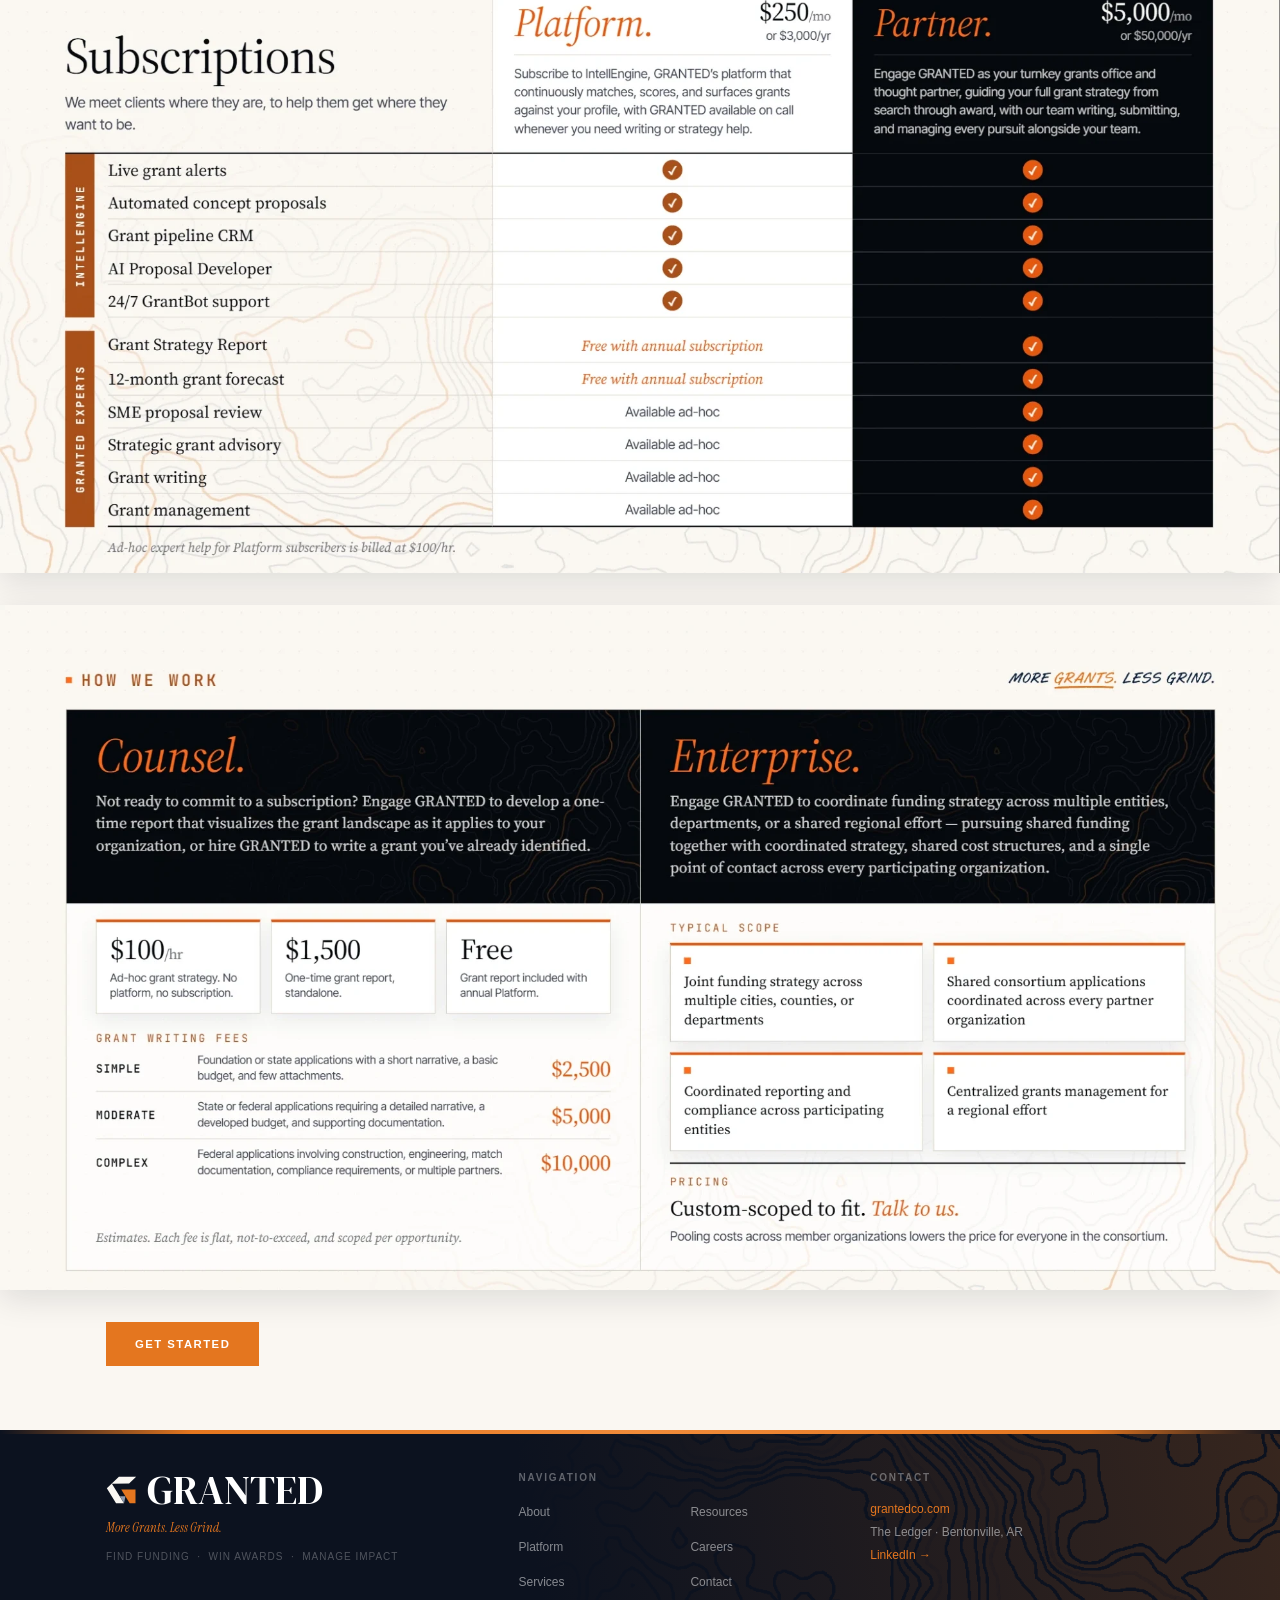
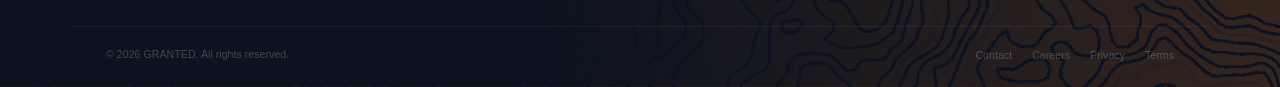
<file: services.html>
<!DOCTYPE html>
<html lang="en">
<head>
<meta charset="UTF-8"><meta name="viewport" content="width=device-width, initial-scale=1.0">
<title>Services — GRANTED</title>
<meta name="description" content="Grant research, writing, strategic advisory, and administration.">
<link rel="stylesheet" href="style.css">
<link rel="icon" href="favicon.svg" type="image/svg+xml">
<link rel="icon" href="favicon-32.png" sizes="32x32" type="image/png">
<link rel="apple-touch-icon" href="apple-touch-icon.png">
<style>
.services-grid {
  display: grid;
  grid-template-columns: 1fr 1fr;
  gap: 1px;
  background: var(--border);
  border: 1px solid var(--border);
  margin-top: 2rem;
}
.svc {
  background: var(--cream);
  padding: 2.25rem 2rem;
  position: relative;
  overflow: hidden;
  transition: background .3s, color .3s;
  /* entrance state */
  opacity: 0;
  transform: translateX(0);
}
.svc.svc-from-left  { transform: translateX(-3rem); }
.svc.svc-from-right { transform: translateX(3rem); }
.svc.svc-visible {
  opacity: 1;
  transform: translateX(0);
  transition: opacity .55s cubic-bezier(.16,1,.3,1), transform .55s cubic-bezier(.16,1,.3,1), background .3s;
}
/* Hover: flip to navy */
.svc:hover { background: var(--navy); }
.svc:hover .svc-title { color: var(--white); }
.svc:hover .svc-body  { color: rgba(255,255,255,.6); }
.svc:hover .svc-list li { color: rgba(255,255,255,.6); }
.svc:hover .svc-num   { color: rgba(255,255,255,.06); }

.svc-num {
  font-family: 'Bebas Neue', sans-serif;
  font-size: 4.5rem;
  color: rgba(12,18,31,.06);
  line-height: 1;
  position: absolute;
  top: 1rem; right: 1.25rem;
  letter-spacing: 1px;
  transition: color .3s;
}
.svc-label {
  font-size: 7.5pt; font-weight: 700;
  letter-spacing: .2em; text-transform: uppercase;
  color: var(--orange); margin-bottom: 0.5rem;
}
.svc-title {
  font-family: 'Bebas Neue', sans-serif;
  font-size: 1.625rem; color: var(--navy);
  letter-spacing: 2px; margin-bottom: 0.75rem; line-height: 1;
  transition: color .3s;
}
.svc-body {
  font-size: 10pt; color: var(--ink-2);
  line-height: 1.75; margin-bottom: 1rem;
  transition: color .3s;
}
.svc-list { list-style: none; display: flex; flex-direction: column; gap: 0.4375rem; }
.svc-list li {
  font-size: 9pt; color: var(--ink-2);
  padding-left: 1rem; position: relative; line-height: 1.5;
  transition: color .3s;
}
.svc-list li::before {
  content: ''; position: absolute;
  left: 0; top: 0.4375rem; width: 0.375rem; height: 0.375rem;
  background: var(--orange);
}
@media(max-width: 768px) { .services-grid { grid-template-columns: 1fr; } }
@media(prefers-reduced-motion: reduce) {
  .svc { opacity: 1 !important; transform: none !important; }
}

/* Packages comparison table */
.pkg-wrap { margin-top: 0.625rem; overflow-x: auto; -webkit-overflow-scrolling: touch; }
.pkg-table {
  width: 100%;
  min-width: 37.5rem;
  border-collapse: collapse;
  background: var(--white);
  border: 1px solid var(--border);
}
.pkg-table th, .pkg-table td {
  padding: 0.9375rem 1.375rem;
  text-align: left;
  border-bottom: 1px solid var(--border);
  vertical-align: middle;
}
.pkg-table tbody tr:last-child td { border-bottom: none; }
.pkg-svc-head {
  font-size: 7.5pt; font-weight: 700; letter-spacing: .18em;
  text-transform: uppercase; color: var(--muted);
}
.pkg-table th.pkg-col { text-align: center; width: 25%; }
.pkg-col-name {
  font-family: 'Bebas Neue', sans-serif;
  font-size: 1.5rem; letter-spacing: 2px; color: var(--navy); line-height: 1;
}
.pkg-col-desc {
  font-size: 7.5pt; color: var(--muted); margin-top: 0.375rem;
  font-weight: 600; letter-spacing: .04em; text-transform: none;
}
.pkg-partner { background: var(--orange-wash, #FBEDE3); }
.pkg-table thead .pkg-partner { border-top: 0.1875rem solid var(--orange); }
.pkg-row-svc { font-size: 10pt; color: var(--ink); font-weight: 600; }
.pkg-table td.pkg-cell { text-align: center; }
.ck {
  display: inline-flex; align-items: center; justify-content: center;
  width: 1.375rem; height: 1.375rem; border-radius: 50%;
}
.ck svg { width: 0.6875rem; height: 0.6875rem; display: block; }
.ck-build { background: var(--orange); color: #fff; }
.ck-partner { background: var(--navy); color: #fff; }
.pkg-na { font-size: 8.5pt; color: var(--muted); }
.pkg-asneeded { font-size: 8.5pt; color: var(--ink-2); font-weight: 600; }
.pkg-star { color: var(--orange); font-weight: 700; margin-left: 0.1875rem; }
.pkg-foot {
  font-size: 8pt; color: var(--muted); line-height: 1.65; margin-top: 1rem;
  padding-left: 0.75rem; border-left: 2px solid var(--orange); max-width: 47.5rem;
}
.pkg-foot strong { color: var(--ink-2); }
.pkg-col-text { font-size: 8.5pt; color: var(--ink-2); font-weight: 400; line-height: 1.55; margin-top: 0.625rem; text-align: left; letter-spacing: 0; }
.pkg-table th.pkg-col { width: 36%; vertical-align: top; }
.pkg-group td { background: var(--cream); font-size: 7.5pt; font-weight: 700; letter-spacing: .18em; text-transform: uppercase; color: var(--orange-ink, #A8501A); padding-top: 0.6875rem; padding-bottom: 0.6875rem; }
.eng-cards { display: grid; grid-template-columns: 1fr 1fr; gap: 1.25rem; margin-top: 1.75rem; }
.eng-card { background: var(--white); border: 1px solid var(--border); border-top: 0.1875rem solid var(--orange); padding: 1.625rem 1.625rem 1.5rem; display: flex; flex-direction: column; }
.eng-card .pkg-col-name { margin-bottom: 0; }
.eng-body { font-size: 9.5pt; color: var(--ink-2); line-height: 1.7; margin: 0.875rem 0; }
.eng-list { list-style: none; padding: 0; margin: 0; }
.eng-list li { position: relative; padding: 0.5rem 0 0.5rem 1.125rem; border-top: 1px solid var(--border); font-size: 9.5pt; color: var(--ink); line-height: 1.5; }
.eng-list li::before { content: ''; position: absolute; left: 0; top: 0.9375rem; width: 0.4375rem; height: 0.4375rem; border-radius: 50%; background: var(--orange); }
.eng-close { margin-top: auto; padding-top: 1rem; font-size: 9.5pt; font-weight: 700; color: var(--navy); }
.engage-graphics { background: var(--cream); line-height: 0; }
.engage-img { width: 100%; max-width: min(100%, 1500px, calc((100vh - 6rem) * 16 / 9)); height: auto; display: block; margin: 0 auto 2rem; box-shadow: 0 0.5rem 2rem rgba(12,18,31,0.12); }
.engage-text { display: none; }
@media(max-width: 700px) {
  .engage-img { display: none; }
  .engage-graphics { line-height: 1.5; padding: 0.5rem 1.25rem 1.5rem; }
  .engage-text { display: block; background: var(--white); border: 1px solid var(--border); border-top: 0.1875rem solid var(--orange); padding: 1.5rem 1.375rem; margin-bottom: 1.25rem; }
  .engage-text-h { font-family: 'Instrument Serif', serif; font-style: italic; font-weight: 400; font-size: 2.75rem; color: var(--orange); line-height: 1; margin-bottom: 0.75rem; }
  .engage-text-price { font-family: 'Source Serif 4', 'Instrument Serif', serif; font-size: 1.125rem; color: var(--ink); margin-bottom: 0.75rem; line-height: 1.3; }
  .engage-text-price span { font-size: 0.8125rem; color: var(--ink-2); }
  .engage-text-lede { font-size: 10.5pt; color: var(--ink-2); margin-bottom: 1.125rem; }
  .engage-text-label { font-size: 7.5pt; font-weight: 700; letter-spacing: .18em; text-transform: uppercase; color: var(--orange-ink, #A8501A); margin: 1rem 0 0.375rem; }
  .engage-text-list { list-style: none; padding: 0; margin: 0; }
  .engage-text-list li { position: relative; padding: 0.5rem 0 0.5rem 1.125rem; border-top: 1px solid var(--border); font-size: 10pt; color: var(--ink); }
  .engage-text-list li::before { content: ''; position: absolute; left: 0; top: 0.9375rem; width: 0.4375rem; height: 0.4375rem; border-radius: 50%; background: var(--orange); }
  .engage-text-note { margin-top: 0.875rem; padding-left: 0.75rem; border-left: 2px solid var(--orange); font-size: 9.5pt; color: var(--ink-2); }
  .engage-text-note strong { color: var(--ink); }
}
.pkg-desc-mobile { display: none; }
@media(max-width: 700px) { .eng-cards { grid-template-columns: 1fr; } }
@media(max-width: 640px) {
  .pkg-desc-mobile { display: block; margin-bottom: 1.125rem; }
  .pkg-desc-mobile p { font-size: 9.5pt; color: var(--ink-2); line-height: 1.65; margin-bottom: 0.625rem; }
  .pkg-desc-mobile strong { color: var(--ink); }
  .pkg-col-text { display: none; }
  .pkg-table { min-width: 0; }
  .pkg-table th.pkg-col { width: 28%; }
  .pkg-svc-head { width: 44%; }
  .pkg-na { font-size: 8pt; line-height: 1.4; display: inline-block; }
  .pkg-table th, .pkg-table td { padding: 0.75rem 0.875rem; }
  .pkg-col-name { font-size: 1.25rem; }
}
</style>
</head>
<body>
<nav class="site-nav"><div class="nav-inner"><a href="index.html" class="nav-logo"><img class="g-mark" src="granted-mark-dark.svg" alt="GRANTED"><span class="nav-wordmark">GRANTED</span></a><button class="nav-toggle" aria-label="Toggle menu"><span></span><span></span><span></span></button><ul class="nav-links"><li><a href="about.html">About</a></li><li><a href="platform.html">Platform</a></li><li><a href="services.html">Services</a></li><li><a href="resources.html">Resources</a></li><li><a href="careers.html">Careers</a></li><li><a href="recommend.html" class="nav-cta">Get Started</a></li></ul></div></nav>
<div class="stripe"></div>
<div class="page-hero"><div class="page-hero-inner"><div class="page-eyebrow anim-1">What We Do</div><h1 class="page-title anim-2">Our Services</h1><p class="page-subtitle anim-3">From opportunity identification through post-award closeout: IntellEngine finds the opportunities, and on Partner and Enterprise we build the strategy, write the proposals, and manage the compliance.</p></div></div>

<div class="section">
  <div class="sec-label reveal">Service Areas</div>
  <div class="sec-title reveal d1">Full-Spectrum Grant Solutions</div>
  <div class="services-grid">
    <div class="svc svc-from-left"><div class="svc-num">01</div><div class="svc-label">Find Funding</div><div class="svc-title">Grant Research</div><p class="svc-body">IntellEngine builds a scored, prioritized list of high-impact opportunities mapped to your eligible projects, forecasts the pipeline, and monitors continuously so nothing worth pursuing slips by. Included on every tier, fully automated on Platform.</p><ul class="svc-list"><li>Eligibility analysis and fit scoring</li><li>Active and forecasted opportunity identification</li><li>Deadline calendar and real-time monitoring alerts</li><li>Federal, state, and private sector coverage</li></ul></div>
    <div class="svc svc-from-right" style="transition-delay:.12s"><div class="svc-num">02</div><div class="svc-label">Win Awards</div><div class="svc-title">Grant Writing</div><p class="svc-body">Every application is tailored to the opportunity. On Partner and Enterprise, we write funder-aligned narratives, build compliant budgets, and coordinate everything reviewers need to score you at the top. On Platform, the AI Proposal Developer drafts against a live opportunity and you complete the application yourself.</p><ul class="svc-list"><li>Narrative development and funder alignment</li><li>Budget and workplan preparation</li><li>Partner coordination and letters of support</li><li>Compliance review before submission</li></ul></div>
    <div class="svc svc-from-left" style="transition-delay:.24s"><div class="svc-num">03</div><div class="svc-label">Build Capacity</div><div class="svc-title">Strategic Advisory</div><p class="svc-body">On Partner and Enterprise, we shape your funding strategy from the top: portfolio design, pipeline governance, partner mapping, match planning, and decision frameworks that give leadership clarity and predictable execution.</p><ul class="svc-list"><li>Funding portfolio design</li><li>Match and in-kind strategy</li><li>Partner identification and mapping</li><li>Pipeline governance and reporting</li></ul></div>
    <div class="svc svc-from-right" style="transition-delay:.36s"><div class="svc-num">04</div><div class="svc-label">Manage Impact</div><div class="svc-title">Grant Administration</div><p class="svc-body">Winning is the beginning. On Partner and Enterprise, we manage post-award compliance end-to-end so your award performs, your audits are clean, and your closeout is airtight.</p><ul class="svc-list"><li>Kickoff and subrecipient oversight</li><li>Reporting and drawdown management</li><li>Audit readiness and documentation</li><li>Closeout and final reporting</li></ul></div>
  </div>
</div>


<div class="section" style="padding-top:0">
  <div class="sec-label">Engagement Options</div>
  <div class="sec-title">How to Work with GRANTED</div>
  <p class="sec-body" style="margin-bottom:1.375rem">We meet organizations where they are, with several ways to engage.</p>
</div>

<section class="engage-graphics">
  <img class="engage-img" src="engage-subscriptions.webp" width="1994" height="1068" loading="lazy" alt="Subscriptions. Platform, $250 per month or $3,000 per year: subscribe to IntellEngine, GRANTED's platform that continuously matches, scores, and surfaces grants against your profile, with GRANTED available on call whenever you need writing or strategy help. Partner, $5,000 per month or $50,000 per year, all-inclusive: engage GRANTED as your turnkey grants office and thought partner, guiding your full grant strategy from search through award, with our team writing, submitting, and managing every pursuit alongside your team. IntellEngine, included in both: live grant alerts, automated concept proposals, grant pipeline CRM, AI Proposal Developer, 24/7 GrantBot support. GRANTED experts: Grant Strategy Report and 12-month grant forecast are free with an annual Platform subscription and included in Partner; SME proposal review, strategic grant advisory, grant writing, and grant management are available ad-hoc on Platform and included in Partner. Ad-hoc expert help for Platform subscribers is billed at $100 per hour.">
  <div class="engage-text">
    <h3 class="engage-text-h">Platform.</h3>
    <div class="engage-text-price">$250<span>/mo</span> &middot; or $3,000/yr</div>
    <p class="engage-text-lede">Subscribe to IntellEngine, GRANTED's platform that continuously matches, scores, and surfaces grants against your profile, with GRANTED available on call whenever you need writing or strategy help.</p>
    <div class="engage-text-label">Included: IntellEngine</div>
    <ul class="engage-text-list"><li>Live grant alerts</li><li>Automated concept proposals</li><li>Grant pipeline CRM</li><li>AI Proposal Developer</li><li>24/7 GrantBot support</li></ul>
    <div class="engage-text-label">GRANTED experts</div>
    <ul class="engage-text-list"><li>Grant Strategy Report: free with annual subscription</li><li>12-month grant forecast: free with annual subscription</li><li>SME proposal review: available ad-hoc</li><li>Strategic grant advisory: available ad-hoc</li><li>Grant writing: available ad-hoc</li><li>Grant management: available ad-hoc</li></ul>
    <div class="engage-text-note"><strong>Ad-hoc help.</strong> Expert help for Platform subscribers is billed at $100/hr.</div>
  </div>
  <div class="engage-text">
    <h3 class="engage-text-h">Partner.</h3>
    <div class="engage-text-price">$5,000<span>/mo</span> &middot; or $50,000/yr &middot; all-inclusive</div>
    <p class="engage-text-lede">Engage GRANTED as your turnkey grants office and thought partner, guiding your full grant strategy from search through award, with our team writing, submitting, and managing every pursuit alongside your team.</p>
    <div class="engage-text-label">Included: IntellEngine</div>
    <ul class="engage-text-list"><li>Live grant alerts</li><li>Automated concept proposals</li><li>Grant pipeline CRM</li><li>AI Proposal Developer</li><li>24/7 GrantBot support</li></ul>
    <div class="engage-text-label">Included: GRANTED experts</div>
    <ul class="engage-text-list"><li>Grant Strategy Report</li><li>12-month grant forecast</li><li>SME proposal review</li><li>Strategic grant advisory</li><li>Grant writing</li><li>Grant management</li></ul>
  </div>

  <img class="engage-img" src="engage-counsel-enterprise.webp" width="1994" height="1068" loading="lazy" alt="Counsel and Enterprise. Counsel: not ready to commit to a subscription? Engage GRANTED to develop a one-time report that visualizes the grant landscape as it applies to your organization, or hire GRANTED to write a grant you've already identified. $100 per hour for ad-hoc grant strategy, no platform, no subscription. $1,500 for a one-time standalone grant report, free with an annual Platform subscription. Grant writing fees: simple, $2,500, for foundation or state applications with a short narrative, a basic budget, and few attachments; moderate, $5,000, for state or federal applications requiring a detailed narrative, a developed budget, and supporting documentation; complex, $10,000, for federal applications involving construction, engineering, match documentation, compliance requirements, or multiple partners. Estimates; each fee is flat, not-to-exceed, and scoped per opportunity. Enterprise: engage GRANTED to coordinate funding strategy across multiple entities, departments, or a shared regional effort, pursuing shared funding together with coordinated strategy, shared cost structures, and a single point of contact across every participating organization. Typical scope: joint funding strategy across multiple cities, counties, or departments; shared consortium applications coordinated across every partner organization; coordinated reporting and compliance across participating entities; centralized grants management for a regional effort. Pricing is custom-scoped to fit; pooling costs across member organizations lowers the price for everyone in the consortium.">
  <div class="engage-text">
    <h3 class="engage-text-h">Counsel.</h3>
    <p class="engage-text-lede">Not ready to commit to a subscription? Engage GRANTED to develop a one-time report that visualizes the grant landscape as it applies to your organization, or hire GRANTED to write a grant you've already identified.</p>
    <div class="engage-text-label">Pricing</div>
    <ul class="engage-text-list"><li>$100/hr: ad-hoc grant strategy. No platform, no subscription.</li><li>$1,500: one-time grant report, standalone.</li><li>Free: grant report included with annual Platform.</li></ul>
    <div class="engage-text-label">Grant writing fees</div>
    <ul class="engage-text-list"><li><strong>Simple, $2,500.</strong> Foundation or state applications with a short narrative, a basic budget, and few attachments.</li><li><strong>Moderate, $5,000.</strong> State or federal applications requiring a detailed narrative, a developed budget, and supporting documentation.</li><li><strong>Complex, $10,000.</strong> Federal applications involving construction, engineering, match documentation, compliance requirements, or multiple partners.</li></ul>
    <div class="engage-text-note">Estimates. Each fee is flat, not-to-exceed, and scoped per opportunity.</div>
  </div>
  <div class="engage-text">
    <h3 class="engage-text-h">Enterprise.</h3>
    <p class="engage-text-lede">Engage GRANTED to coordinate funding strategy across multiple entities, departments, or a shared regional effort, pursuing shared funding together with coordinated strategy, shared cost structures, and a single point of contact across every participating organization.</p>
    <div class="engage-text-label">Typical scope</div>
    <ul class="engage-text-list"><li>Joint funding strategy across multiple cities, counties, or departments</li><li>Shared consortium applications coordinated across every partner organization</li><li>Coordinated reporting and compliance across participating entities</li><li>Centralized grants management for a regional effort</li></ul>
    <div class="engage-text-note"><strong>Custom-scoped to fit. Talk to us.</strong> Pooling costs across member organizations lowers the price for everyone in the consortium.</div>
  </div>
</section>

<div class="section" style="padding-top:0">
  <div style="margin-top:1.75rem"><a href="recommend.html" class="btn btn-orange">Get Started</a></div>
</div>


<footer class="site-footer"><div class="stripe"></div><div class="footer-inner"><div class="footer-brand"><div class="footer-logo-row"><img class="g-mark-sm" src="granted-mark-dark.svg" alt="GRANTED"><div class="footer-wordmark">GRANTED</div></div><div class="footer-tagline">More Grants. Less Grind.</div><div class="footer-sub">Find Funding &nbsp;·&nbsp; Win Awards &nbsp;·&nbsp; Manage Impact</div></div><div><div class="footer-col-title">Navigation</div><ul class="footer-links"><li><a href="about.html">About</a></li><li><a href="platform.html">Platform</a></li><li><a href="services.html">Services</a></li><li><a href="resources.html">Resources</a></li><li><a href="careers.html">Careers</a></li><li><a href="contact.html">Contact</a></li></ul></div><div><div class="footer-col-title">Contact</div><div class="footer-contact-line"><a href="https://grantedco.com">grantedco.com</a><br>The Ledger · Bentonville, AR<br><a href="https://www.linkedin.com/company/grantedllc" target="_blank" rel="noopener">LinkedIn →</a></div></div></div><div class="footer-bottom"><div class="footer-copy">&copy; 2026 GRANTED. All rights reserved.</div><ul class="footer-sub-links"><li><a href="contact.html">Contact</a></li><li><a href="careers.html">Careers</a></li><li><a href="privacy.html">Privacy</a></li><li><a href="terms.html">Terms</a></li></ul></div></footer>
<script src="nav.js"></script>
<script>
(function () {
  var cards = document.querySelectorAll('.svc');
  if (!cards.length || !('IntersectionObserver' in window)) {
    cards.forEach(function (c) { c.classList.add('svc-visible'); });
    return;
  }
  var io = new IntersectionObserver(function (entries) {
    entries.forEach(function (e) {
      if (e.isIntersecting) {
        e.target.classList.add('svc-visible');
        io.unobserve(e.target);
      }
    });
  }, { threshold: 0.15 });
  cards.forEach(function (c) { io.observe(c); });
})();
</script>
</body></html>
</file>
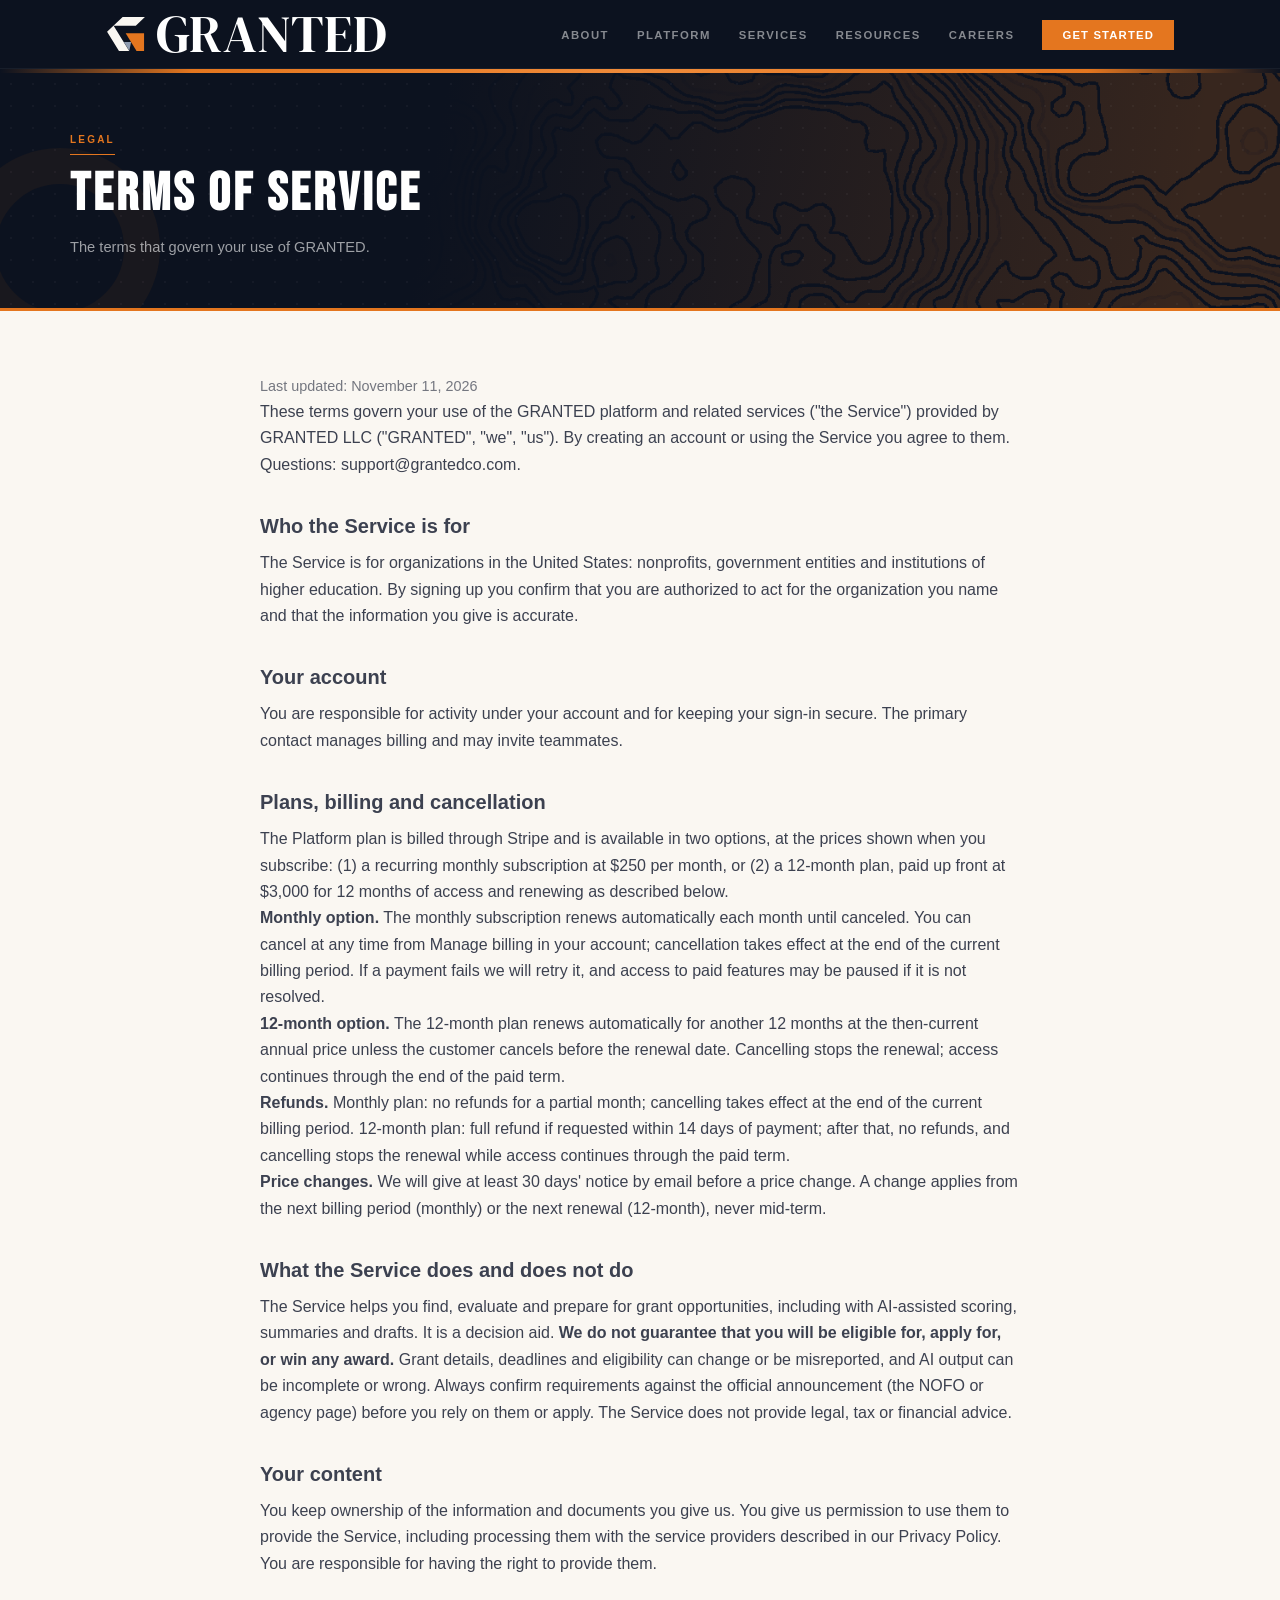
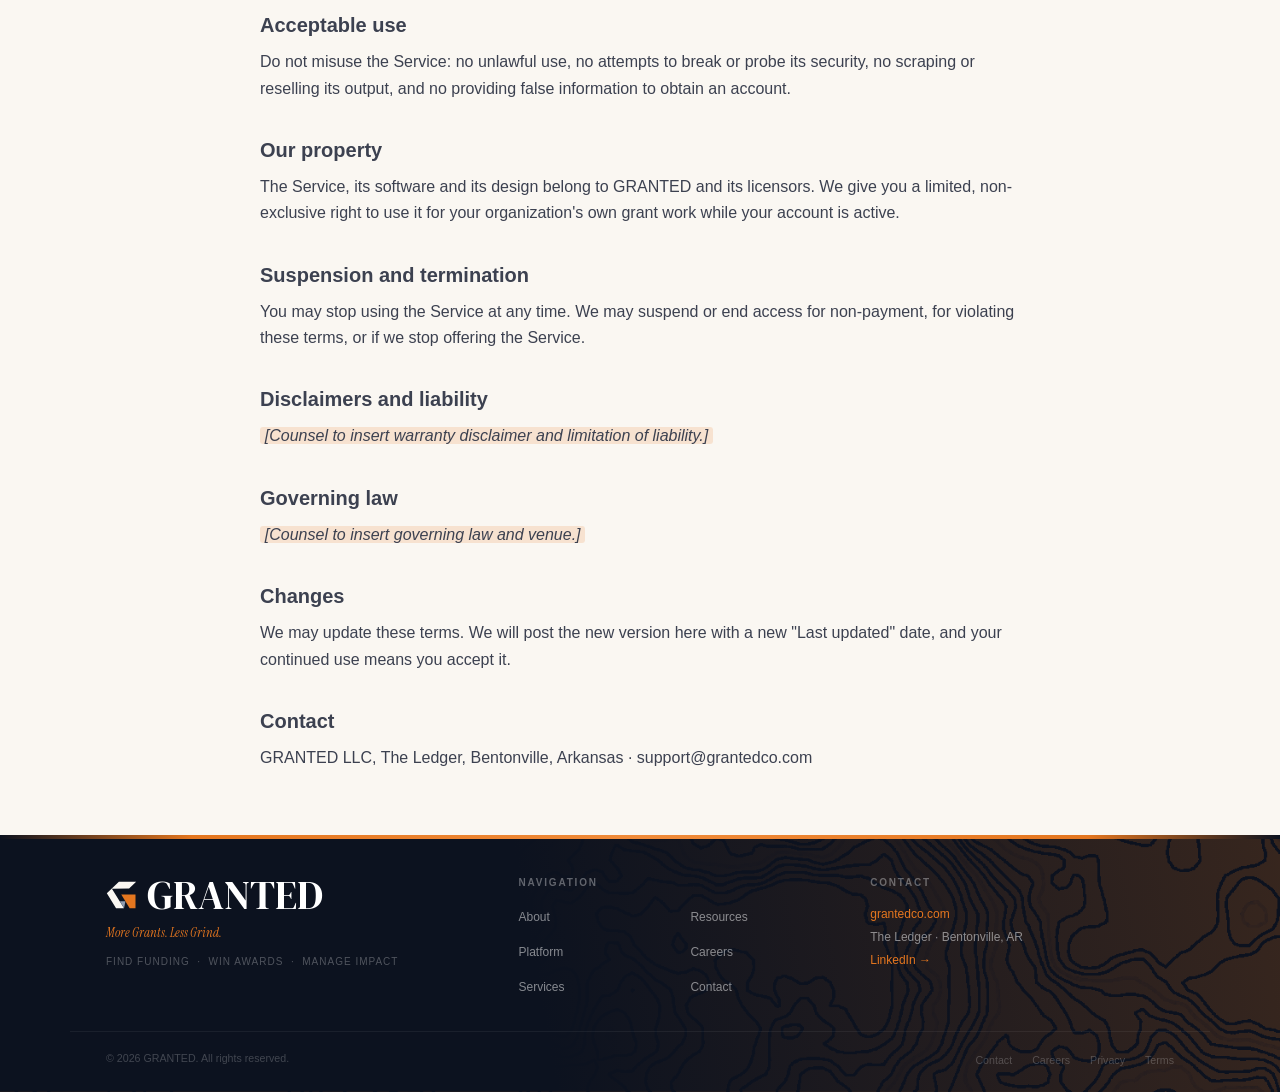
<file: terms.html>
<!DOCTYPE html>
<html lang="en">
<head>
<meta charset="UTF-8"><meta name="viewport" content="width=device-width, initial-scale=1.0">
<title>Terms of Service — GRANTED</title>
<meta name="description" content="The terms that govern your use of the GRANTED platform and services.">
<link rel="stylesheet" href="style.css">
<link rel="icon" href="favicon.svg" type="image/svg+xml">
<link rel="icon" href="favicon-32.png" sizes="32x32" type="image/png">
<link rel="apple-touch-icon" href="apple-touch-icon.png">
<style>
.legal{max-width:47.5rem;margin:0 auto}
.legal h2{font-size:1.25rem;margin:2rem 0 .5rem}
.legal p,.legal li{line-height:1.65}
.legal ul{margin:.5rem 0 .5rem 1.25rem}
.legal .updated{opacity:.7;font-size:.9rem}
.legal .note-inline{font-style:italic;background:rgba(228,118,31,.16);padding:0 .3rem;border-radius:0.1875rem}
</style>
</head>
<body>
<nav class="site-nav"><div class="nav-inner"><a href="index.html" class="nav-logo"><img class="g-mark" src="granted-mark-dark.svg" alt="GRANTED"><span class="nav-wordmark">GRANTED</span></a><button class="nav-toggle" aria-label="Toggle menu"><span></span><span></span><span></span></button><ul class="nav-links"><li><a href="about.html">About</a></li><li><a href="platform.html">Platform</a></li><li><a href="services.html">Services</a></li><li><a href="resources.html">Resources</a></li><li><a href="careers.html">Careers</a></li><li><a href="recommend.html" class="nav-cta">Get Started</a></li></ul></div></nav>
<div class="stripe"></div>
<div class="page-hero"><div class="page-hero-inner"><div class="page-eyebrow anim-1">Legal</div><h1 class="page-title anim-2">Terms of Service</h1><p class="page-subtitle anim-3">The terms that govern your use of GRANTED.</p></div></div>

<div class="section">
<div class="legal">
<p class="updated">Last updated: November 11, 2026</p>
<p>These terms govern your use of the GRANTED platform and related services ("the Service") provided by GRANTED LLC ("GRANTED", "we", "us"). By creating an account or using the Service you agree to them. Questions: <a href="mailto:support@grantedco.com">support@grantedco.com</a>.</p>

<h2>Who the Service is for</h2>
<p>The Service is for organizations in the United States: nonprofits, government entities and institutions of higher education. By signing up you confirm that you are authorized to act for the organization you name and that the information you give is accurate.</p>

<h2>Your account</h2>
<p>You are responsible for activity under your account and for keeping your sign-in secure. The primary contact manages billing and may invite teammates.</p>

<h2>Plans, billing and cancellation</h2>
<p>The Platform plan is billed through Stripe and is available in two options, at the prices shown when you subscribe: (1) a recurring monthly subscription at $250 per month, or (2) a 12-month plan, paid up front at $3,000 for 12 months of access and renewing as described below.</p>
<p><strong>Monthly option.</strong> The monthly subscription renews automatically each month until canceled. You can cancel at any time from Manage billing in your account; cancellation takes effect at the end of the current billing period. If a payment fails we will retry it, and access to paid features may be paused if it is not resolved.</p>
<p><strong>12-month option.</strong> The 12-month plan renews automatically for another 12 months at the then-current annual price unless the customer cancels before the renewal date. Cancelling stops the renewal; access continues through the end of the paid term.</p>
<p><strong>Refunds.</strong> Monthly plan: no refunds for a partial month; cancelling takes effect at the end of the current billing period. 12-month plan: full refund if requested within 14 days of payment; after that, no refunds, and cancelling stops the renewal while access continues through the paid term.</p>
<p><strong>Price changes.</strong> We will give at least 30 days' notice by email before a price change. A change applies from the next billing period (monthly) or the next renewal (12-month), never mid-term.</p>

<h2>What the Service does and does not do</h2>
<p>The Service helps you find, evaluate and prepare for grant opportunities, including with AI-assisted scoring, summaries and drafts. It is a decision aid. <strong>We do not guarantee that you will be eligible for, apply for, or win any award.</strong> Grant details, deadlines and eligibility can change or be misreported, and AI output can be incomplete or wrong. Always confirm requirements against the official announcement (the NOFO or agency page) before you rely on them or apply. The Service does not provide legal, tax or financial advice.</p>

<h2>Your content</h2>
<p>You keep ownership of the information and documents you give us. You give us permission to use them to provide the Service, including processing them with the service providers described in our <a href="privacy.html">Privacy Policy</a>. You are responsible for having the right to provide them.</p>

<h2>Acceptable use</h2>
<p>Do not misuse the Service: no unlawful use, no attempts to break or probe its security, no scraping or reselling its output, and no providing false information to obtain an account.</p>

<h2>Our property</h2>
<p>The Service, its software and its design belong to GRANTED and its licensors. We give you a limited, non-exclusive right to use it for your organization's own grant work while your account is active.</p>

<h2>Suspension and termination</h2>
<p>You may stop using the Service at any time. We may suspend or end access for non-payment, for violating these terms, or if we stop offering the Service.</p>

<h2>Disclaimers and liability</h2>
<p><span class="note-inline">[Counsel to insert warranty disclaimer and limitation of liability.]</span></p>

<h2>Governing law</h2>
<p><span class="note-inline">[Counsel to insert governing law and venue.]</span></p>

<h2>Changes</h2>
<p>We may update these terms. We will post the new version here with a new "Last updated" date, and your continued use means you accept it.</p>

<h2>Contact</h2>
<p>GRANTED LLC, The Ledger, Bentonville, Arkansas &middot; <a href="mailto:support@grantedco.com">support@grantedco.com</a></p>
</div>
</div>

<footer class="site-footer"><div class="stripe"></div><div class="footer-inner"><div class="footer-brand"><div class="footer-logo-row"><img class="g-mark-sm" src="granted-mark-dark.svg" alt="GRANTED"><div class="footer-wordmark">GRANTED</div></div><div class="footer-tagline">More Grants. Less Grind.</div><div class="footer-sub">Find Funding &nbsp;·&nbsp; Win Awards &nbsp;·&nbsp; Manage Impact</div></div><div><div class="footer-col-title">Navigation</div><ul class="footer-links"><li><a href="about.html">About</a></li><li><a href="platform.html">Platform</a></li><li><a href="services.html">Services</a></li><li><a href="resources.html">Resources</a></li><li><a href="careers.html">Careers</a></li><li><a href="contact.html">Contact</a></li></ul></div><div><div class="footer-col-title">Contact</div><div class="footer-contact-line"><a href="https://grantedco.com">grantedco.com</a><br>The Ledger · Bentonville, AR<br><a href="https://www.linkedin.com/company/grantedllc" target="_blank" rel="noopener">LinkedIn →</a></div></div></div><div class="footer-bottom"><div class="footer-copy">&copy; 2026 GRANTED. All rights reserved.</div><ul class="footer-sub-links"><li><a href="contact.html">Contact</a></li><li><a href="careers.html">Careers</a></li><li><a href="privacy.html">Privacy</a></li><li><a href="terms.html">Terms</a></li></ul></div></footer>
<script src="nav.js"></script>
</body>
</html>
</file>
<file: style.css>
@import url('https://fonts.googleapis.com/css2?family=Bebas+Neue&family=Cabinet+Grotesk:wght@300;400;500;700;800;900&family=DM+Serif+Display&family=Instrument+Serif:ital@0;1&display=swap');

/* ── TOKENS ── */
:root {
  /* Navy — structure */
  --navy:        #0C121F;   /* primary dark ground */
  --navy-mid:    #161F2E;   /* elevated cards / nav on dark */
  --navy-deep:   #0C121F;   /* deepest ground */
  --navy-banner: #0C121F;   /* CTA band */

  /* Orange — accent (matches the mark) */
  --orange:      #E4761F;   /* accent on dark */
  --orange-dark: #C4651F;   /* hover / active */
  --orange-light:#F08B3A;   /* lighter highlight (gradients) */
  --orange-ink:  #A8501A;   /* accent as small text/links on LIGHT backgrounds (available; not yet globally applied) */
  --orange-wash: #FBEDE3;   /* soft highlight fill on light (row/column states) */

  /* Neutrals */
  --cream:       #FAF7F2;   /* page ground */
  --gray-card:   #EFE8DC;   /* light card fill */
  --border:      #EFE8DC;   /* hairline on cream */
  --white:       #FFFFFF;
  --ink:         #0C121F;   /* headings / primary ink — 17.52:1 on cream */
  --ink-2:       #3C4150;   /* body text — 9.52:1 on cream */
  --muted:       #6E6F78;   /* captions — 4.67:1 on cream */
}

*, *::before, *::after { box-sizing: border-box; margin: 0; padding: 0; }
html { scroll-behavior: smooth; }

/* Proportional scaling: all sizes are rem, so the whole layout (nav, hero,
   cards, footer) grows together on large monitors instead of staying fixed. */
@media (min-width: 1440px) {
  html { font-size: clamp(16px, 1.1111vw, 32px); }
}

body {
  font-family: 'Cabinet Grotesk', 'Helvetica Neue', sans-serif;
  background: var(--cream);
  color: var(--ink-2);
  line-height: 1.6;
  -webkit-font-smoothing: antialiased;
}

img { max-width: 100%; display: block; }
a { text-decoration: none; color: inherit; }

/* ── ORANGE STRIPE ── */
.stripe {
  height: 0.25rem;
  background: linear-gradient(90deg, var(--navy) 0%, var(--orange) 15%, var(--orange-light) 50%, var(--orange) 85%, var(--navy) 100%);
  flex-shrink: 0;
}

/* ── G MARK LOGO ── */
.g-mark {
  height: 2.25rem;
  width: auto;
  flex-shrink: 0;
  display: block;
}
.g-mark-sm {
  height: 1.75rem;
  width: auto;
  flex-shrink: 0;
  display: block;
}

/* ── NAV ── */
.site-nav {
  background: var(--navy-deep);
  position: sticky;
  top: 0;
  z-index: 100;
  border-bottom: 1px solid rgba(255,255,255,0.05);
}
.nav-inner {
  max-width: 71.25rem;
  margin: 0 auto;
  padding: 0 2.25rem;
  height: 4.25rem;
  display: flex;
  align-items: center;
  justify-content: space-between;
}
.nav-logo {
  display: flex;
  align-items: center;
  gap: 0.625rem;
}
.nav-wordmark {
  font-family: 'DM Serif Display', serif;
  font-weight: 400;
  font-size: 3.25rem;
  color: var(--white);
  letter-spacing: 0;
  line-height: 1;
  text-transform: uppercase;
}
.nav-links {
  display: flex;
  align-items: center;
  gap: 1.75rem;
  list-style: none;
}
.nav-links a {
  font-size: 8.5pt;
  font-weight: 700;
  letter-spacing: 0.13em;
  text-transform: uppercase;
  color: rgba(255,255,255,0.5);
  transition: color 0.2s;
}
.nav-links a:hover,
.nav-links a.active { color: var(--white); }
.nav-cta {
  background: var(--orange) !important;
  color: var(--white) !important;
  padding: 0.5625rem 1.25rem;
  font-size: 8.5pt !important;
  font-weight: 800 !important;
  letter-spacing: 0.1em !important;
  transition: background 0.2s !important;
}
.nav-cta:hover { background: var(--orange-dark) !important; color: var(--white) !important; }

.nav-toggle {
  display: none;
  background: none;
  border: none;
  cursor: pointer;
  padding: 0.25rem;
  flex-direction: column;
  gap: 0.3125rem;
}
.nav-toggle span {
  display: block;
  width: 1.5rem;
  height: 2px;
  background: rgba(255,255,255,0.6);
  transition: all 0.2s;
}

/* ── HERO BANNER ── */
.site-banner {
  background: var(--navy-banner);
  position: relative;
  overflow: hidden;
  min-height: 88vh;
  display: flex;
  flex-direction: column;
  justify-content: center;
}
.site-banner::before {
  content: '';
  position: absolute;
  inset: 0;
  background-image: radial-gradient(circle, rgba(255,255,255,0.035) 1px, transparent 1px);
  background-size: 1.375rem 1.375rem;
  pointer-events: none;
}
.site-banner::after {
  content: '';
  position: absolute;
  right: -5rem; top: -5rem;
  width: 30rem; height: 30rem;
  border-radius: 50%;
  border: 4.375rem solid rgba(228,118,31,0.04);
  pointer-events: none;
}
.site-banner-inner {
  max-width: 71.25rem;
  margin: 0 auto;
  padding: 5rem 2.25rem 10rem;
  position: relative;
  z-index: 2;
  width: 100%;
}
.banner-eyebrow {
  font-size: 7.5pt;
  font-weight: 700;
  letter-spacing: 0.22em;
  text-transform: uppercase;
  color: var(--orange);
  margin-bottom: 0.875rem;
}
.banner-headline {
  font-family: 'Bebas Neue', sans-serif;
  font-size: clamp(3rem, 6vw, 4.75rem);
  color: var(--white);
  letter-spacing: 0.25rem;
  line-height: 0.95;
  margin-bottom: 0.375rem;
}
.banner-tagline {
  font-family: 'Instrument Serif', serif;
  font-style: italic;
  font-size: clamp(1rem, 2vw, 1.375rem);
  color: var(--orange);
  letter-spacing: 1px;
  margin-bottom: 1.25rem;
}
.banner-sub {
  font-size: 11pt;
  color: rgba(255,255,255,0.6);
  line-height: 1.72;
  max-width: 28.75rem;
  margin-bottom: 2rem;
}
.banner-actions { display: flex; gap: 0.75rem; flex-wrap: wrap; }
.banner-stats {
  border-left: 1px solid rgba(228,118,31,0.3);
  padding-left: 3rem;
  display: flex;
  flex-direction: column;
  gap: 1.5rem;
  flex-shrink: 0;
}
.banner-stat-num {
  font-family: 'Bebas Neue', sans-serif;
  font-size: 30pt;
  color: var(--orange);
  line-height: 1;
  letter-spacing: 1px;
}
.banner-stat-lbl {
  font-size: 7pt;
  font-weight: 700;
  letter-spacing: 0.14em;
  text-transform: uppercase;
  color: rgba(255,255,255,0.32);
  margin-top: 0.1875rem;
}

/* ── PAGE HERO (inner pages) ── */
.page-hero {
  background-color: var(--navy);
  background-image: linear-gradient(100deg, var(--navy) 34%, rgba(12,18,31,0) 92%), url('contour-dark.png');
  background-repeat: no-repeat;
  background-position: center;
  background-size: cover;
  padding: 3.25rem 2.25rem 3rem;
  position: relative;
  overflow: hidden;
  border-bottom: 0.1875rem solid var(--orange);
}
.page-hero::before {
  content: '';
  position: absolute;
  inset: 0;
  background-image: radial-gradient(circle, rgba(255,255,255,0.035) 1px, transparent 1px);
  background-size: 1.375rem 1.375rem;
  pointer-events: none;
}
.page-hero::after {
  content: '';
  position: absolute;
  left: -2.5rem; bottom: -2.5rem;
  width: 12.5rem; height: 12.5rem;
  border-radius: 50%;
  border: 2.25rem solid rgba(228,118,31,0.06);
  pointer-events: none;
}
.page-hero-inner {
  max-width: 71.25rem;
  margin: 0 auto;
  position: relative;
  z-index: 2;
}
.page-eyebrow {
  font-size: 7.5pt;
  font-weight: 700;
  letter-spacing: 0.22em;
  text-transform: uppercase;
  color: var(--orange);
  padding-bottom: 0.375rem;
  border-bottom: 1.5px solid var(--orange);
  display: inline-block;
  margin-bottom: 0.75rem;
}
.page-title {
  font-family: 'Bebas Neue', sans-serif;
  font-size: clamp(2.25rem, 5vw, 3.375rem);
  color: var(--white);
  letter-spacing: 0.1875rem;
  line-height: 1;
  margin-bottom: 0.875rem;
}
.page-subtitle {
  font-size: 11pt;
  color: rgba(255,255,255,0.6);
  max-width: 33.75rem;
  line-height: 1.72;
}

/* ── SUBHEADER (below hero, matching packages doc) ── */
.subheader {
  background: var(--navy-mid);
  padding: 0.75rem 2.25rem;
  display: flex;
  align-items: center;
  justify-content: space-between;
  border-top: 1px solid rgba(255,255,255,0.06);
}
.subheader-left {}
.subheader-eyebrow {
  font-size: 7pt;
  font-weight: 700;
  letter-spacing: 0.2em;
  text-transform: uppercase;
  color: rgba(255,255,255,0.35);
}
.subheader-nav {
  display: flex;
  gap: 2rem;
  align-items: center;
  list-style: none;
}
.subheader-nav li {
  display: flex;
  align-items: center;
  gap: 0.5rem;
  font-size: 8pt;
  font-weight: 700;
  letter-spacing: 0.1em;
  text-transform: uppercase;
  color: rgba(255,255,255,0.5);
}
.subheader-nav li svg { width: 0.875rem; height: 0.875rem; flex-shrink: 0; }
.subheader-right {
  font-size: 8pt;
  color: rgba(255,255,255,0.35);
  text-align: right;
  line-height: 1.8;
}
.subheader-right a { color: var(--orange); }

/* ── SECTION WRAPPERS ── */
.section {
  max-width: 71.25rem;
  margin: 0 auto;
  padding: 4rem 2.25rem;
}
.section-sm {
  max-width: 71.25rem;
  margin: 0 auto;
  padding: 3rem 2.25rem;
}

/* ── SECTION LABELS ── */
.sec-label {
  font-size: 7.5pt;
  font-weight: 700;
  letter-spacing: 0.22em;
  text-transform: uppercase;
  color: var(--orange);
  display: inline-block;
  padding-bottom: 0.375rem;
  border-bottom: 1.5px solid var(--orange);
  margin-bottom: 0.875rem;
}
.sec-title {
  font-family: 'Bebas Neue', sans-serif;
  font-size: clamp(1.625rem, 3.5vw, 2.375rem);
  color: var(--navy);
  letter-spacing: 2px;
  line-height: 1.02;
  margin-bottom: 0.875rem;
}
.sec-body {
  font-size: 10.5pt;
  color: var(--ink-2);
  line-height: 1.75;
  max-width: 41.25rem;
}

/* ── DARK BAND ── */
.dark-band {
  background: var(--navy);
  position: relative;
  overflow: hidden;
}
.dark-band::before {
  content: '';
  position: absolute;
  inset: 0;
  background-image: radial-gradient(circle, rgba(255,255,255,0.035) 1px, transparent 1px);
  background-size: 1.375rem 1.375rem;
  pointer-events: none;
}
.dark-band::after {
  content: '';
  position: absolute;
  left: -3.125rem; bottom: -3.125rem;
  width: 13.75rem; height: 13.75rem;
  border-radius: 50%;
  border: 2.5rem solid rgba(228,118,31,0.06);
  pointer-events: none;
}
.dark-band-inner {
  max-width: 71.25rem;
  margin: 0 auto;
  padding: 4rem 2.25rem;
  position: relative;
  z-index: 2;
}

/* ── BUTTONS ── */
.btn {
  display: inline-block;
  padding: 0.75rem 1.75rem;
  font-size: 8.5pt;
  font-weight: 800;
  letter-spacing: 0.13em;
  text-transform: uppercase;
  cursor: pointer;
  transition: background 0.2s, color 0.2s, border-color 0.2s;
  border: 1.5px solid transparent;
}
.btn-orange { background: var(--orange); color: var(--white); border-color: var(--orange); }
.btn-orange:hover { background: var(--orange-dark); border-color: var(--orange-dark); }
.btn-outline { background: transparent; color: var(--white); border-color: rgba(255,255,255,0.28); }
.btn-outline:hover { border-color: var(--orange); color: var(--orange); }
.btn-navy { background: var(--navy); color: var(--white); border-color: var(--navy); }
.btn-navy:hover { background: var(--navy-mid); border-color: var(--navy-mid); }
.btn-ghost-dark { background: transparent; color: var(--navy); border-color: var(--border); }
.btn-ghost-dark:hover { border-color: var(--orange); color: var(--orange); }

/* ── CARD GRID ── */
.card-grid {
  display: grid;
  grid-template-columns: repeat(auto-fit, minmax(15rem, 1fr));
  gap: 1rem;
  margin-top: 1.75rem;
}
.card {
  background: var(--gray-card);
  border: 1px solid var(--border);
  padding: 1.75rem 1.5rem;
}
.card-title {
  font-family: 'Bebas Neue', sans-serif;
  font-size: 1.125rem;
  color: var(--navy);
  letter-spacing: 1.5px;
  margin-bottom: 0.5rem;
}
.card-body { font-size: 9.5pt; color: var(--ink-2); line-height: 1.72; }

/* ── FOOTER ── */
.site-footer {
  background-color: var(--navy-deep);
  background-image: linear-gradient(80deg, var(--navy-deep) 42%, rgba(12,18,31,0) 100%), url('contour-dark.png');
  background-repeat: no-repeat;
  background-position: center right;
  background-size: cover;
}
.footer-inner {
  max-width: 71.25rem;
  margin: 0 auto;
  padding: 2.25rem 2.25rem 1.5rem;
  display: grid;
  grid-template-columns: 1.2fr 1fr 1fr;
  gap: 3rem;
}
.footer-brand {}
.footer-logo-row {
  display: flex;
  align-items: center;
  gap: 0.625rem;
  margin-bottom: 0.5rem;
}
.footer-wordmark {
  font-family: 'DM Serif Display', serif;
  font-weight: 400;
  font-size: 2.5rem;
  color: var(--white);
  letter-spacing: 0;
  line-height: 1;
  text-transform: uppercase;
}
.footer-tagline {
  font-family: 'Instrument Serif', serif;
  font-style: italic;
  font-size: 9.5pt;
  color: var(--orange);
  margin-bottom: 0.625rem;
}
.footer-sub {
  font-size: 7.5pt;
  color: rgba(255,255,255,0.28);
  letter-spacing: 0.1em;
  text-transform: uppercase;
}
.footer-col-title {
  font-size: 7.5pt;
  font-weight: 700;
  letter-spacing: 0.18em;
  text-transform: uppercase;
  color: rgba(255,255,255,0.35);
  margin-bottom: 0.75rem;
}
.footer-links { list-style: none; column-count: 2; column-gap: 2.5rem; }
.footer-links li { break-inside: avoid; margin-bottom: 0.5625rem; }
.footer-links a { font-size: 9pt; color: rgba(255,255,255,0.5); transition: color 0.2s; }
.footer-links a:hover { color: var(--orange); }
.footer-contact-line { font-size: 9pt; color: rgba(255,255,255,0.5); line-height: 1.9; }
.footer-contact-line a { color: var(--orange); }
.footer-bottom {
  max-width: 71.25rem;
  margin: 0 auto;
  padding: 0.875rem 2.25rem 1.25rem;
  border-top: 1px solid rgba(255,255,255,0.06);
  display: flex;
  justify-content: space-between;
  align-items: center;
}
.footer-copy { font-size: 8pt; color: rgba(255,255,255,0.22); }
.footer-sub-links { display: flex; gap: 1.25rem; list-style: none; }
.footer-sub-links a { font-size: 8pt; color: rgba(255,255,255,0.22); transition: color 0.2s; }
.footer-sub-links a:hover { color: rgba(255,255,255,0.5); }

/* ── SCROLL REVEAL ── */
.reveal {
  opacity: 0;
  transform: translateY(1.375rem);
  transition: opacity 0.55s ease, transform 0.55s ease;
}
.reveal.revealed { opacity: 1; transform: none; }
.d1 { transition-delay: 0.08s; }
.d2 { transition-delay: 0.16s; }
.d3 { transition-delay: 0.24s; }
.d4 { transition-delay: 0.32s; }

/* ── HERO ENTRANCE (CSS only, no JS) ── */
@keyframes fadeInUp {
  from { opacity: 0; transform: translateY(1.5rem); }
  to   { opacity: 1; transform: translateY(0); }
}
.anim-1 { animation: fadeInUp 0.65s ease 0.05s both; }
.anim-2 { animation: fadeInUp 0.65s ease 0.22s both; }
.anim-3 { animation: fadeInUp 0.65s ease 0.38s both; }
.anim-4 { animation: fadeInUp 0.65s ease 0.52s both; }
.anim-5 { animation: fadeInUp 0.65s ease 0.65s both; }

/* ── CARD HOVER LIFT ── */
.card { transition: transform 0.2s ease, box-shadow 0.2s ease; }
.card:hover { transform: translateY(-0.1875rem); box-shadow: 0 0.5rem 1.5rem rgba(12,18,31,0.1); }

/* ── TRAIT CARDS (careers) ── */
.trait-grid {
  display: grid;
  grid-template-columns: 1fr 1fr;
  gap: 1px;
  background: var(--border);
  border: 1px solid var(--border);
  margin-top: 1.25rem;
}
.trait-card {
  background: var(--white);
  padding: 1.75rem 1.5rem;
  position: relative;
  overflow: hidden;
  transition: background 0.2s;
}
.trait-card:hover { background: var(--gray-card); }
.trait-num {
  font-family: 'Bebas Neue', sans-serif;
  font-size: 2.625rem;
  color: rgba(12,18,31,0.06);
  line-height: 1;
  position: absolute;
  top: 0.875rem;
  right: 1.125rem;
  letter-spacing: 1px;
}
.trait-icon {
  width: 2.25rem;
  height: 2.25rem;
  background: var(--orange);
  display: flex;
  align-items: center;
  justify-content: center;
  margin-bottom: 0.875rem;
}
.trait-icon svg { width: 1.125rem; height: 1.125rem; color: var(--white); }
.trait-title {
  font-family: 'Bebas Neue', sans-serif;
  font-size: 1.25rem;
  color: var(--navy);
  letter-spacing: 2px;
  margin-bottom: 0.625rem;
  line-height: 1;
}
.trait-body { font-size: 9.5pt; color: var(--ink-2); line-height: 1.72; }

/* ── RESPONSIVE ── */
@media (max-width: 900px) {
  .trait-grid { grid-template-columns: 1fr; }
  .nav-links { display: none; flex-direction: column; }
  .nav-links.open {
    display: flex;
    position: absolute;
    top: 4.25rem; left: 0; right: 0;
    background: var(--navy-deep);
    padding: 0.75rem 0;
    border-top: 1px solid rgba(255,255,255,0.06);
    z-index: 99;
  }
  .nav-links.open li a { display: block; padding: 0.75rem 2.25rem; width: 100%; }
  .nav-toggle { display: flex; }
  .site-nav { position: relative; }
  .site-banner-inner { padding: 4.5rem 1.25rem 10rem; }
  .hero-stats-inner { flex-wrap: wrap; padding: 0 1.25rem; }
  .hero-stat-item { flex: 1 1 50%; border-right: none !important; border-bottom: 1px solid rgba(255,255,255,0.06) !important; padding: 0.875rem 0; }
  .hero-stat-item:nth-child(2n) { padding-left: 1.25rem; }
  .hero-stat-item:nth-last-child(-n+2) { border-bottom: none !important; }
  .about-split { grid-template-columns: 1fr; gap: 2rem; padding: 3.25rem 1.25rem; }
  .process-header { grid-template-columns: 1fr; gap: 1.5rem; }
  .step-grid { grid-template-columns: 1fr; }
  .new-serve-grid { grid-template-columns: 1fr 1fr; gap: 0.875rem; }
  .process-inner { padding: 3.5rem 1.25rem; }
  .cta-band { padding: 4.5rem 1.25rem; }
  .footer-inner { grid-template-columns: 1fr; gap: 1.75rem; }
  .footer-bottom { flex-direction: column; gap: 0.5rem; text-align: center; }
  .section { padding: 3rem 1.25rem; }
  .section-sm { padding: 2.25rem 1.25rem; }
  .dark-band-inner { padding: 3rem 1.25rem; }
  .page-hero { padding: 2.5rem 1.25rem; }
  .subheader { padding: 0.75rem 1.25rem; flex-direction: column; gap: 0.5rem; align-items: flex-start; }
}
@media (max-width: 560px) {
  .site-banner-inner { padding: 3.5rem 1.25rem 11.25rem; }
  .hero-stat-item { flex: 1 1 50%; }
  .new-serve-grid { grid-template-columns: 1fr; }
  .banner-headline { font-size: clamp(3.25rem, 14vw, 6.25rem); }
}

/* ══════════════════════════════════════════
   HOMEPAGE REDESIGN — NEW COMPONENTS
   ══════════════════════════════════════════ */

/* ── HERO WATERMARK ── */
.banner-bg-text {
  position: absolute;
  right: -3vw;
  top: 50%;
  transform: translateY(-55%);
  font-family: 'Bebas Neue', sans-serif;
  font-size: clamp(7.5rem, 20vw, 18.75rem);
  color: rgba(255,255,255,0.022);
  letter-spacing: 0.625rem;
  line-height: 1;
  pointer-events: none;
  user-select: none;
  z-index: 1;
  white-space: nowrap;
}

/* ── HERO STATS BAR ── */
.hero-stats-bar {
  position: absolute;
  bottom: 0; left: 0; right: 0;
  background: rgba(1,8,20,0.7);
  border-top: 1px solid rgba(255,255,255,0.08);
  z-index: 3;
}
.hero-stats-inner {
  max-width: 71.25rem;
  margin: 0 auto;
  padding: 0 2.25rem;
  display: flex;
  align-items: stretch;
}
.hero-stat-item {
  flex: 1;
  padding: 1.125rem 1.5rem;
  border-right: 1px solid rgba(255,255,255,0.06);
}
.hero-stat-item:first-child { padding-left: 0; }
.hero-stat-item:last-child { border-right: none; }
.hero-stat-num {
  font-family: 'Bebas Neue', sans-serif;
  font-size: 26pt;
  color: var(--orange);
  line-height: 1;
  letter-spacing: 1px;
}
.hero-stat-lbl {
  font-size: 7pt;
  font-weight: 700;
  letter-spacing: 0.14em;
  text-transform: uppercase;
  color: rgba(255,255,255,0.35);
  margin-top: 0.1875rem;
}

/* ── MARQUEE TICKER ── */
.marquee-strip {
  background: var(--orange);
  overflow: hidden;
  padding: 0.6875rem 0;
  position: relative;
  z-index: 4;
}
.marquee-track {
  display: flex;
  width: max-content;
  animation: marquee-run 90s linear infinite;
  will-change: transform;
}
.marquee-item {
  display: flex;
  align-items: center;
  padding: 0 2rem;
  font-size: 7.5pt;
  font-weight: 800;
  letter-spacing: 0.2em;
  text-transform: uppercase;
  color: var(--white);
  white-space: nowrap;
  gap: 0.625rem;
}
.marquee-dot { color: rgba(255,255,255,0.4); }
@keyframes marquee-run {
  from { transform: translateX(0); }
  to   { transform: translateX(-50%); }
}
@media (prefers-reduced-motion: reduce) {
  .marquee-track { animation: none; }
}

/* ── CREAM SECTION BACKGROUND ── */
.cream-bg { background: var(--cream); }

/* ── ABOUT SPLIT ── */
.about-split {
  max-width: 71.25rem;
  margin: 0 auto;
  padding: 5rem 2.25rem;
  display: grid;
  grid-template-columns: 1fr 1.3fr;
  gap: 4.5rem;
  align-items: start;
}
.about-quote {
  font-family: 'Instrument Serif', serif;
  font-style: italic;
  font-size: clamp(1.375rem, 2.8vw, 2rem);
  color: var(--navy);
  line-height: 1.35;
  letter-spacing: 0.01em;
  quotes: none;
  border: none;
  padding: 0;
  margin: 0.875rem 0 0;
}
.about-accent-bar {
  width: 2.5rem;
  height: 0.1875rem;
  background: var(--orange);
  margin: 1.375rem 0 0.625rem;
}

/* ── PROCESS / NAVIGATE ── */
.process-wrapper {
  background: var(--navy);
  position: relative;
  overflow: hidden;
}
.process-wrapper::before {
  content: '';
  position: absolute;
  inset: 0;
  background-image: radial-gradient(circle, rgba(255,255,255,0.03) 1px, transparent 1px);
  background-size: 1.5rem 1.5rem;
  pointer-events: none;
}
.process-inner {
  max-width: 71.25rem;
  margin: 0 auto;
  padding: 5rem 2.25rem;
  position: relative;
  z-index: 2;
}
.process-header {
  display: grid;
  grid-template-columns: 1.4fr 1fr;
  gap: 4rem;
  align-items: start;
  margin-bottom: 3.25rem;
  padding-bottom: 3.25rem;
  border-bottom: 1px solid rgba(255,255,255,0.07);
}
.price-display {
  font-family: 'Bebas Neue', sans-serif;
  font-size: clamp(3.75rem, 9vw, 6.75rem);
  color: var(--orange);
  line-height: 0.9;
  letter-spacing: 2px;
}
.price-term {
  font-size: 8pt;
  font-weight: 700;
  letter-spacing: 0.18em;
  text-transform: uppercase;
  color: rgba(255,255,255,0.35);
  margin-top: 0.625rem;
}
.step-grid {
  display: grid;
  grid-template-columns: repeat(3, 1fr);
  gap: 2px;
  background: rgba(255,255,255,0.04);
}
.step-box {
  background: var(--navy-deep);
  padding: 2.25rem 1.75rem;
  position: relative;
  overflow: hidden;
  transition: background 0.2s;
}
.step-box:hover { background: var(--navy-mid); }
.step-accent {
  position: absolute;
  top: 0; left: 0; right: 0;
  height: 0.1875rem;
  background: var(--orange);
  transform: scaleX(0);
  transform-origin: left center;
  transition: transform 0.32s ease;
}
.step-box:hover .step-accent { transform: scaleX(1); }
.step-num {
  font-family: 'Bebas Neue', sans-serif;
  font-size: 3.375rem;
  color: rgba(228,118,31,0.16);
  line-height: 1;
  letter-spacing: 2px;
  margin-bottom: 0.875rem;
}
.step-title {
  font-size: 10pt;
  font-weight: 800;
  color: var(--white);
  letter-spacing: 0.06em;
  text-transform: uppercase;
  margin-bottom: 0.625rem;
}
.step-body {
  font-size: 9.5pt;
  color: rgba(255,255,255,0.5);
  line-height: 1.72;
}

/* ── NEW SERVE CARDS ── */
.new-serve-grid {
  display: grid;
  grid-template-columns: repeat(4, 1fr);
  gap: 1.25rem;
  margin-top: 2rem;
}
.new-serve-card {
  background: var(--white);
  border: 1px solid var(--border);
  padding: 2rem 1.5rem 1.75rem;
  position: relative;
  overflow: hidden;
  transition: transform 0.22s ease, box-shadow 0.22s ease, border-color 0.22s;
}
.new-serve-card:hover {
  transform: translateY(-0.3125rem);
  box-shadow: 0 1rem 3rem rgba(12,18,31,0.12);
  border-color: var(--orange);
}
.serve-icon-box {
  width: 2.75rem;
  height: 2.75rem;
  background: var(--navy);
  display: flex;
  align-items: center;
  justify-content: center;
  margin-bottom: 1.125rem;
  transition: background 0.2s;
  flex-shrink: 0;
}
.new-serve-card:hover .serve-icon-box { background: var(--orange); }
.serve-icon-box svg { width: 1.25rem; height: 1.25rem; color: var(--white); }
.new-serve-num {
  position: absolute;
  right: 0.875rem;
  bottom: 0.5rem;
  font-family: 'Bebas Neue', sans-serif;
  font-size: 3.25rem;
  color: rgba(12,18,31,0.04);
  line-height: 1;
  letter-spacing: 1px;
  transition: color 0.2s;
  pointer-events: none;
  user-select: none;
}
.new-serve-card:hover .new-serve-num { color: rgba(228,118,31,0.07); }

/* ── CTA BAND ── */
.cta-band {
  background-color: var(--navy-deep);
  background-image: linear-gradient(180deg, var(--navy-deep) 28%, rgba(12,18,31,0.12) 100%), url('contour-dark.png');
  background-repeat: no-repeat;
  background-position: center;
  background-size: cover;
  position: relative;
  overflow: hidden;
  padding: 3.5rem 2.25rem;
  text-align: center;
}
.cta-band::before {
  content: '';
  position: absolute;
  inset: 0;
  background-image: radial-gradient(circle, rgba(255,255,255,0.03) 1px, transparent 1px);
  background-size: 1.5rem 1.5rem;
  pointer-events: none;
}
.cta-band-bg {
  position: absolute;
  left: 50%; top: 50%;
  transform: translate(-50%, -50%);
  font-family: 'Bebas Neue', sans-serif;
  font-size: min(28vw, 21.25rem);
  color: rgba(255,255,255,0.018);
  letter-spacing: 0.875rem;
  line-height: 1;
  pointer-events: none;
  user-select: none;
  white-space: nowrap;
  z-index: 1;
}
.cta-inner { position: relative; z-index: 2; }
.cta-headline {
  font-family: 'Bebas Neue', sans-serif;
  font-size: clamp(2.5rem, 6vw, 4.5rem);
  color: var(--white);
  letter-spacing: 0.25rem;
  line-height: 1.05;
  margin-bottom: 1.5rem;
  text-wrap: balance;
}
.cta-sub {
  font-family: 'Instrument Serif', serif;
  font-style: italic;
  font-size: 14pt;
  color: var(--orange);
  margin-bottom: 2.25rem;
}

/* ══════════════════════════════════════════
   BOLD + MOTION HERO
   ══════════════════════════════════════════ */

.hero-bm {
  background: #06090F;
  min-height: calc(100vh - 5.625rem);
  display: flex;
  flex-direction: column;
  justify-content: center;
  position: relative;
  overflow: hidden;
}
.hero-bm-canvas {
  position: absolute;
  inset: 0;
  z-index: 0;
  pointer-events: none;
  display: block;
  width: 100%;
  height: 100%;
}
.hero-bm-ghost {
  position: absolute;
  right: -2vw;
  top: 50%;
  transform: translateY(-52%);
  font-family: 'Bebas Neue', sans-serif;
  font-size: clamp(12.5rem, 30vw, 27.5rem);
  color: rgba(255,255,255,0.02);
  letter-spacing: 0.5rem;
  line-height: 1;
  pointer-events: none;
  user-select: none;
  z-index: 1;
  white-space: nowrap;
}
.hero-bm-inner {
  max-width: 71.25rem;
  margin: 0 auto;
  padding: 3.5rem 2.25rem 3rem;
  position: relative;
  z-index: 2;
  width: 100%;
}
.hero-bm-eyebrow {
  font-size: 7.5pt;
  font-weight: 700;
  letter-spacing: 0.22em;
  text-transform: uppercase;
  color: var(--orange);
  margin-bottom: 1.125rem;
  animation: bm-fade-up 0.6s ease 0.05s both;
}
.hero-bm-headline {
  line-height: 0.9;
  margin-bottom: 2rem;
}
.hero-bm-l1 {
  display: block;
  font-family: 'Bebas Neue', sans-serif;
  font-size: clamp(4rem, min(9vw, 17vh), 8.5rem);
  line-height: 0.9;
  color: var(--white);
  letter-spacing: 0.1875rem;
}
.hero-bm-l2 {
  display: block;
  font-family: 'Bebas Neue', sans-serif;
  font-size: clamp(4rem, min(9vw, 17vh), 8.5rem);
  line-height: 0.9;
  color: var(--orange);
  opacity: 0.6;
  letter-spacing: 0.1875rem;
}
.bm-w {
  display: inline-block;
  animation: bm-word-up 0.55s cubic-bezier(0.16, 1, 0.3, 1) both;
}
.bm-w1 { animation-delay: 0.18s; }
.bm-w2 { animation-delay: 0.34s; }
.bm-w3 { animation-delay: 0.50s; }
.bm-w4 { animation-delay: 0.66s; }
@keyframes bm-word-up {
  from { opacity: 0; transform: translateY(2.25rem); }
  to   { opacity: 1; transform: translateY(0); }
}
.bm-fade { animation: bm-fade-up 0.6s ease both; }
.bm-f1 { animation-delay: 0.82s; }
.bm-f2 { animation-delay: 0.96s; }
.bm-f3 { animation-delay: 1.10s; }
@keyframes bm-fade-up {
  from { opacity: 0; transform: translateY(1.125rem); }
  to   { opacity: 1; transform: translateY(0); }
}
.hero-bm-sub {
  font-size: 11pt;
  color: rgba(255,255,255,0.5);
  line-height: 1.72;
  max-width: 31.25rem;
  margin-bottom: 2.25rem;
}
.hero-bm-actions {
  display: flex;
  gap: 0.75rem;
  flex-wrap: wrap;
  margin-bottom: 2.5rem;
}
.hero-bm-stats {
  display: flex;
  border-top: 1px solid rgba(255,255,255,0.08);
  padding-top: 1.75rem;
}
.hero-bm-stat {
  flex: 1;
  max-width: 8.4375rem;
  padding-right: 1.125rem;
  margin-right: 1.125rem;
  border-right: 1px solid rgba(255,255,255,0.07);
}
.hero-bm-stat:last-child { border-right: none; margin-right: 0; padding-right: 0; }
.hero-bm-stat-num {
  font-family: 'Bebas Neue', sans-serif;
  font-size: 26pt;
  color: var(--orange);
  letter-spacing: 1px;
  line-height: 1;
  margin-bottom: 0.25rem;
}
.hero-bm-stat-lbl {
  font-size: 7pt;
  font-weight: 700;
  letter-spacing: 0.14em;
  text-transform: uppercase;
  color: rgba(255,255,255,0.32);
}
@media (max-width: 900px) {
  .hero-bm-inner { padding: 4.5rem 1.25rem 4rem; }
  .hero-bm-stats { flex-wrap: wrap; gap: 0; }
  .hero-bm-stat {
    flex: 1 1 45%;
    max-width: none;
    border-right: none;
    margin-right: 0;
    padding-right: 0;
    border-bottom: 1px solid rgba(255,255,255,0.06);
    padding-bottom: 1rem;
    margin-bottom: 1rem;
  }
  .hero-bm-stat:nth-child(odd) {
    border-right: 1px solid rgba(255,255,255,0.06);
    padding-right: 1.25rem;
    margin-right: 1.25rem;
  }
  .hero-bm-stat:nth-last-child(-n+2) { border-bottom: none; margin-bottom: 0; padding-bottom: 0; }
}
@media (max-width: 560px) {
  .hero-bm-inner { padding: 3.5rem 1.25rem 3.25rem; }
}
@media (prefers-reduced-motion: reduce) {
  .bm-w, .hero-bm-eyebrow, .bm-fade { animation: none !important; opacity: 1 !important; transform: none !important; }
}

/* ══════════════════════════════════════════
   LIGHT-FIRST REDESIGN — HOMEPAGE v2
   ══════════════════════════════════════════ */

/* LIGHT HERO */
.hero-light {
  background: var(--cream);
  position: relative;
  overflow: hidden;
  min-height: 92vh;
  display: flex;
  flex-direction: column;
  justify-content: center;
  border-bottom: 1px solid var(--border);
}
.hero-light-inner {
  max-width: 71.25rem;
  margin: 0 auto;
  padding: 3.5rem 2.25rem 3rem;
  width: 100%;
  position: relative;
  z-index: 2;
}
.hero-light-eyebrow {
  font-size: 8pt;
  font-weight: 700;
  letter-spacing: 0.2em;
  text-transform: uppercase;
  color: var(--muted);
  margin-bottom: 1.75rem;
  display: flex;
  align-items: center;
  gap: 0.75rem;
}
.hero-light-eyebrow::before {
  content: '';
  display: inline-block;
  width: 1.75rem;
  height: 2px;
  background: var(--orange);
  flex-shrink: 0;
}
.hero-light-headline {
  display: flex;
  flex-direction: column;
  margin-bottom: 1.75rem;
  line-height: 0.96;
}
.hero-serif {
  font-family: 'Instrument Serif', serif;
  font-style: italic;
  font-size: clamp(3.375rem, 8.5vw, 7.5rem);
  color: var(--navy);
  letter-spacing: -0.01em;
  display: block;
}
.hero-bold {
  font-family: 'Cabinet Grotesk', sans-serif;
  font-weight: 900;
  font-size: clamp(3.375rem, 8.5vw, 7.5rem);
  color: var(--navy);
  letter-spacing: -0.035em;
  display: block;
}
.hero-light-sub {
  font-size: 12pt;
  color: var(--ink-2);
  line-height: 1.72;
  max-width: 31.25rem;
  margin-bottom: 2.25rem;
}
.hero-light-actions {
  display: flex;
  gap: 0.75rem;
  flex-wrap: wrap;
  margin-bottom: 4rem;
}
.hero-light-stats {
  display: flex;
  gap: 0;
  border-top: 1px solid var(--border);
  padding-top: 2rem;
}
.hero-light-stat {
  flex: 1;
  padding-right: 1.75rem;
  border-right: 1px solid var(--border);
  margin-right: 1.75rem;
  max-width: 10rem;
}
.hero-light-stat:last-child { border-right: none; margin-right: 0; padding-right: 0; }
.hero-light-stat-num {
  font-family: 'Cabinet Grotesk', sans-serif;
  font-weight: 900;
  font-size: 22pt;
  color: var(--navy);
  line-height: 1;
  letter-spacing: -0.02em;
}
.hero-light-stat-lbl {
  font-size: 7.5pt;
  font-weight: 700;
  color: var(--muted);
  text-transform: uppercase;
  letter-spacing: 0.1em;
  margin-top: 0.3125rem;
}

/* WHITE SECTION UTILITY */
.white-bg { background: var(--white); }

/* LIGHT ABOUT REFINEMENTS */
.about-meta {
  font-size: 10pt;
  color: var(--muted);
  line-height: 1.7;
  font-style: normal;
}

/* LIGHT PROCESS */
.process-light {
  background: var(--white);
  border-top: 1px solid var(--border);
  border-bottom: 1px solid var(--border);
}
.process-light-inner {
  max-width: 71.25rem;
  margin: 0 auto;
  padding: 5rem 2.25rem;
}
.process-light-header {
  display: grid;
  grid-template-columns: 1.5fr 1fr;
  gap: 4rem;
  align-items: start;
  margin-bottom: 3.5rem;
  padding-bottom: 3.5rem;
  border-bottom: 1px solid var(--border);
}
.price-display-light {
  font-family: 'Bebas Neue', sans-serif;
  font-size: clamp(3.75rem, 9vw, 6.75rem);
  color: var(--navy);
  line-height: 0.9;
  letter-spacing: 2px;
}
.price-term-light {
  font-size: 8pt;
  font-weight: 700;
  letter-spacing: 0.18em;
  text-transform: uppercase;
  color: var(--muted);
  margin-top: 0.625rem;
}
.step-grid-light {
  display: grid;
  grid-template-columns: repeat(3, 1fr);
  gap: 1px;
  background: var(--border);
}
.step-box-light {
  background: var(--white);
  padding: 2.25rem 1.75rem;
  position: relative;
  overflow: hidden;
  transition: background 0.2s;
}
.step-box-light:hover { background: var(--cream); }
.step-accent-light {
  position: absolute;
  top: 0; left: 0; right: 0;
  height: 0.1875rem;
  background: var(--orange);
  transform: scaleX(0);
  transform-origin: left center;
  transition: transform 0.32s ease;
}
.step-box-light:hover .step-accent-light { transform: scaleX(1); }
.step-num-light {
  font-family: 'Cabinet Grotesk', sans-serif;
  font-weight: 900;
  font-size: 11pt;
  color: var(--orange);
  letter-spacing: 0.06em;
  margin-bottom: 0.875rem;
}
.step-title-light {
  font-size: 11pt;
  font-weight: 800;
  color: var(--navy);
  margin-bottom: 0.625rem;
}
.step-body-light {
  font-size: 9.5pt;
  color: var(--ink-2);
  line-height: 1.72;
}

/* LIGHT SERVE CARDS on cream */
.serve-card-light {
  background: var(--white);
  border: 1px solid var(--border);
  border-top: 0.1875rem solid var(--border);
  padding: 2rem 1.5rem 1.75rem;
  position: relative;
  overflow: hidden;
  transition: border-top-color 0.22s, transform 0.22s ease, box-shadow 0.22s ease;
}
.serve-card-light:hover {
  border-top-color: var(--orange);
  transform: translateY(-0.25rem);
  box-shadow: 0 0.75rem 2.5rem rgba(12,18,31,0.09);
}
.serve-card-light .new-serve-num {
  position: absolute;
  right: 0.875rem; bottom: 0.5rem;
  font-family: 'Cabinet Grotesk', sans-serif;
  font-weight: 900;
  font-size: 2.625rem;
  color: rgba(12,18,31,0.04);
  line-height: 1;
  pointer-events: none;
  user-select: none;
  transition: color 0.2s;
  letter-spacing: -0.02em;
}
.serve-card-light:hover .new-serve-num { color: rgba(228,118,31,0.07); }
.serve-card-light .card-title {
  font-family: 'Cabinet Grotesk', sans-serif;
  font-weight: 800;
  font-size: 12pt;
  color: var(--navy);
  letter-spacing: -0.01em;
  margin-bottom: 0.5rem;
}

/* CTA BAND — kept dark, one dark section only */

/* RESPONSIVE — LIGHT COMPONENTS */
@media (max-width: 900px) {
  .hero-light-inner { padding: 4.5rem 1.25rem 4rem; }
  .hero-light-stats { flex-wrap: wrap; gap: 1rem; }
  .hero-light-stat { flex: 1 1 40%; border-right: none; margin-right: 0; padding-right: 0; max-width: none; border-bottom: 1px solid var(--border); padding-bottom: 1rem; }
  .hero-light-stat:last-child { border-bottom: none; padding-bottom: 0; }
  .process-light-header { grid-template-columns: 1fr; gap: 1.75rem; }
  .step-grid-light { grid-template-columns: 1fr; }
  .process-light-inner { padding: 3.5rem 1.25rem; }
}
@media (max-width: 560px) {
  .hero-light-inner { padding: 3.5rem 1.25rem 3.25rem; }
  .hero-light-stats { gap: 0; border-top: 1px solid var(--border); }
  .hero-light-stat { flex: 1 1 50%; border-bottom: none; padding: 0.875rem 0; }
  .hero-light-stat:nth-child(odd) { border-right: 1px solid var(--border); padding-right: 0.875rem; margin-right: 0.875rem; }
}

/* Home: full-width "Every Sector. One Team." graphic */
.sectors-graphic { line-height: 0; }
.sectors-graphic img {
  width: 85%; height: auto; display: block; margin: 0 auto;
  -webkit-mask-image: linear-gradient(90deg, transparent, #000 6%, #000 94%, transparent), linear-gradient(180deg, transparent, #000 6%, #000 94%, transparent);
  -webkit-mask-composite: source-in;
  mask-image: linear-gradient(90deg, transparent, #000 6%, #000 94%, transparent), linear-gradient(180deg, transparent, #000 6%, #000 94%, transparent);
  mask-composite: intersect;
}

/* Phones: swap the infographic for readable text */
.sectors-text { display: none; }
@media (max-width: 700px) {
  .sectors-graphic { line-height: 1.5; }
  .sectors-graphic img { display: none; }
  .sectors-text { display: block; padding: 3.5rem 1.25rem; }
  .sectors-text-h { font-family: 'Bebas Neue', sans-serif; font-size: 3.5rem; line-height: 0.95; color: var(--ink); font-weight: 400; margin-bottom: 1.125rem; }
  .sectors-text-h span { display: block; }
  .sectors-text-lede { color: var(--ink-2); font-size: 11pt; margin-bottom: 1.75rem; }
  .sectors-text-list { list-style: none; padding: 0; margin: 0 0 1.5rem; }
  .sectors-text-list li { padding: 0.875rem 0; border-top: 1px solid var(--border); color: var(--ink-2); font-size: 10.5pt; }
  .sectors-text-list strong { display: block; color: var(--ink); font-size: 12pt; margin-bottom: 0.25rem; }
  .sectors-text-orgs { color: var(--muted); font-size: 9.5pt; }
}

/* About: full-width "Who We Are" graphic */
.sr-only { position: absolute; width: 1px; height: 1px; padding: 0; margin: -1px; overflow: hidden; clip: rect(0,0,0,0); white-space: nowrap; border: 0; }
.about-graphic { line-height: 0; }
.about-graphic img { width: 85%; height: auto; display: block; margin: 0 auto; }
.about-text { display: none; }
@media (max-width: 700px) {
  .about-graphic { line-height: 1.5; }
  .about-graphic img { display: none; }
  .about-text { display: block; padding: 3rem 1.25rem; }
  .about-text-eyebrow { font-size: 8pt; font-weight: 700; letter-spacing: 0.22em; text-transform: uppercase; color: var(--orange-ink); margin-bottom: 0.875rem; }
  .about-text-h { font-family: 'Bebas Neue', sans-serif; font-size: 3.5rem; line-height: 0.95; color: var(--ink); font-weight: 400; margin-bottom: 0.75rem; }
  .about-text-h span { display: block; }
  .about-text-pillars { color: var(--orange-ink); font-size: 9pt; font-weight: 700; letter-spacing: 0.14em; text-transform: uppercase; margin-bottom: 1.25rem; }
  .about-text-body { color: var(--ink-2); font-size: 11pt; }
}
</file>
